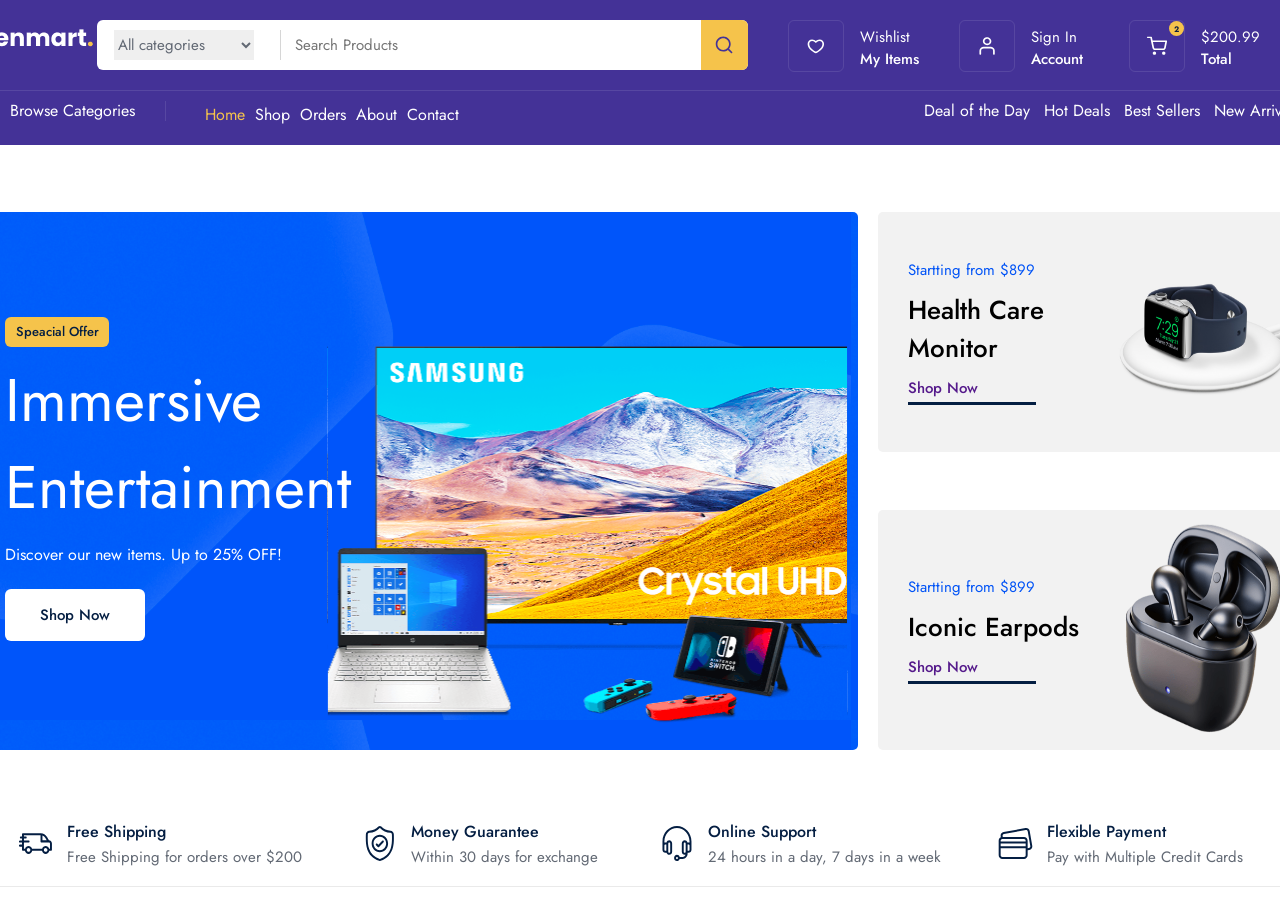
<file: index1.html>
<!DOCTYPE html>
<html lang="en">
<head>
    <meta charset="UTF-8">
    <meta name="viewport" content="width=device-width, initial-scale=1.0">
    <title>Zenmart</title>

    <link rel="preconnect" href="https://fonts.googleapis.com">
<link rel="preconnect" href="https://fonts.gstatic.com" crossorigin>
<link href="https://fonts.googleapis.com/css2?family=Jost:ital,wght@0,100..900;1,100..900&family=Scoutie+Sans:ital,wght@0,200..800;1,200..800&display=swap" 
rel="stylesheet">

     <link rel="stylesheet" href="./public/css/command.css">
     <link rel="stylesheet" href="./public/css/home.css">

</head>
<body>

    <div class="navbar_frame">
        <div class="container">
             <div class="navbar_top">
               <a href="./index1.html"> <img src="./public/images/icons/logo.png" alt="">
            </a>
              
             <div class="nav_search_frame">
                <div class="search_box">
                    <div class="category_list">
                    <select name="" id="">
                        <option value="all" selected>All categories</option>
                        <option value="computer">computer</option>
                    </select>
                    </div>
                    <input type="text" placeholder="Search Products">
                </div> 
                <div class="search_icon_box">
                   <img src="./public/images/icons/search.svg" alt="">
                </div>
             </div>

             <div class="nav_top_menu">
                <div class="top_menu_box">
                    <div class="box_icon_box">
                        <img src="./public/images/icons/heart.svg">
                    </div>
                    <div class="box_info_box">
                        <span>Wishlist</span>
                        <strong>My Items</strong>
                    </div>
                </div>
                <div></div>
                <div></div>
             </div>

             <div class="nav_top_menu">
                <div class="top_menu_box">
                    <div class="box_icon_box">
                        <img src="./public/images/icons/profile.svg">
                    </div>
                    <div class="box_info_box">
                        <span>Sign In</span>
                        <strong>Account</strong>
                    </div>
                </div>
                <div></div>
                <div></div>
             </div>

             <div class="nav_top_menu">
                <div class="top_menu_box">
                    <div class="box_icon_box">
                        <div class="basket_count">2</div>
                        <img src="./public/images/icons/shopping-cart.svg">
                    </div>
                    <div class="box_info_box">
                        <span>$200.99</span>
                        <strong>Total</strong>
                    </div>
                </div>
                <div></div>
                <div></div>
             </div>
            </div> 
            <div class="navbar_bott">
                <div class="navbar_bott_menu_box">
                    <div class="browse_box">
                        <img src="./public/images/icons/browse.svg" alt="">
                        <span>Browse Categories</span>
                    </div>
                <div class="navbar_route_menu">
                    <a href="" class="title">Home</a>
                    <a href="">Shop</a>
                    <a href="">Orders</a>
                    <a href="">About</a>
                    <a href="">Contact</a>
                </div> 

                <div class="sorting_menu">
                    <span>Deal of the Day</span>
                    <span>Hot Deals</span>
                    <span>Best Sellers</span>
                    <span>New Arrivals</span>
                </div>
                </div>
            </div>
        </div>
    </div>


<!-- header ustida ishlaymioz -->

<div class="home_page">
    <div class="header_frame">
        <div class="container">
            <div class="header_left">
                <div class="header_content">
                    <div>Speacial Offer</div>
                    <span>Immersive Entertainment</span>
                    <p>Discover our new items. Up to 25% OFF!</p>
                    <a href="">Shop Now</a>
                    <img src="public/images/icons/header_img.svg" alt="">
            </div>
        </div>
        <div class="header_right">
            <div class="header_box">
                <div class="box_left">
                    <span>Startting from $899</span>
                    <p>Health Care Monitor</p>
                    <a href="">Shop Now</a>
                    <div class="hover_border"></div>
                </div>
                <div class="box_right">
                    <img src="public/images/icons/smart_watch.svg" alt="">
                </div>
            </div>
              <div class="header_box">
                <div class="box_left">
                    <span>Startting from $899</span>
                    <p>Iconic Earpods</p>
                    <a href="">Shop Now</a>
                    <div class="hover_border"></div>
                </div>
                <div class="box_right">
                    <img src="public/images/icons/wireless.png" alt="">
                </div>
            </div>
        </div>
    </div>
 </div>
</div>

<!-- service frame start -->
 <div class="service_frame">
    <div class="container">
    <div class="service_box">
        <img src="public/images/icons/track.svg" alt="">
        <div class="service_content">
            <span>Free Shipping</span>
            <p>Free Shipping for orders over $200</p>
        </div>
    </div>
     <div class="service_box">
        <img src="public/images/icons/garantue.svg" alt="">
        <div class="service_content">
            <span>Money Guarantee</span>
            <p>Within 30 days for exchange</p>
        </div>
    </div>
     <div class="service_box">
        <img src="public/images/icons/headphones.svg" alt="">
        <div class="service_content">
            <span>Online Support</span>
            <p>24 hours in a day, 7 days in a week</p>
        </div>
    </div>
     <div class="service_box">
        <img src="public/images/icons/payment.svg" alt="">
        <div class="service_content">
            <span>Flexible Payment</span>
            <p>Pay with Multiple Credit Cards</p>
        </div>
    </div>
    </div>
 </div>
</body>
</html>
</file>
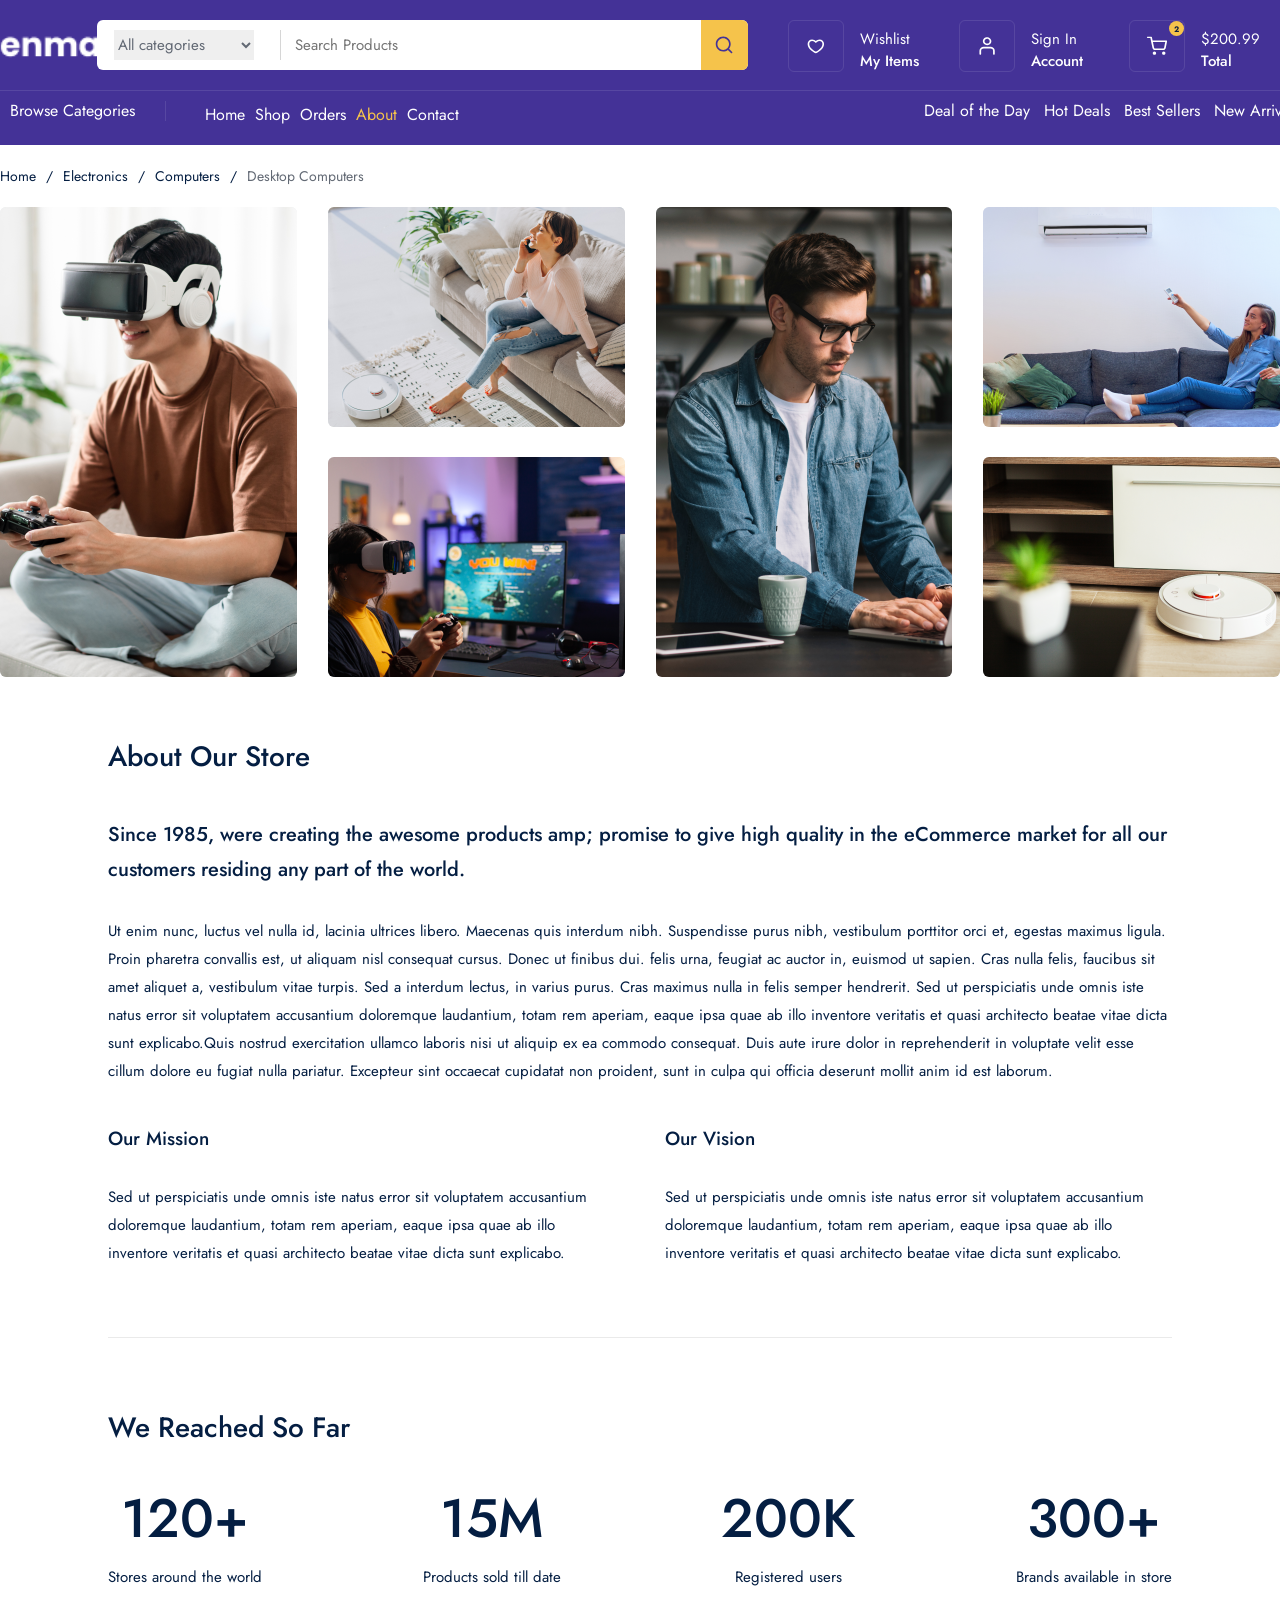
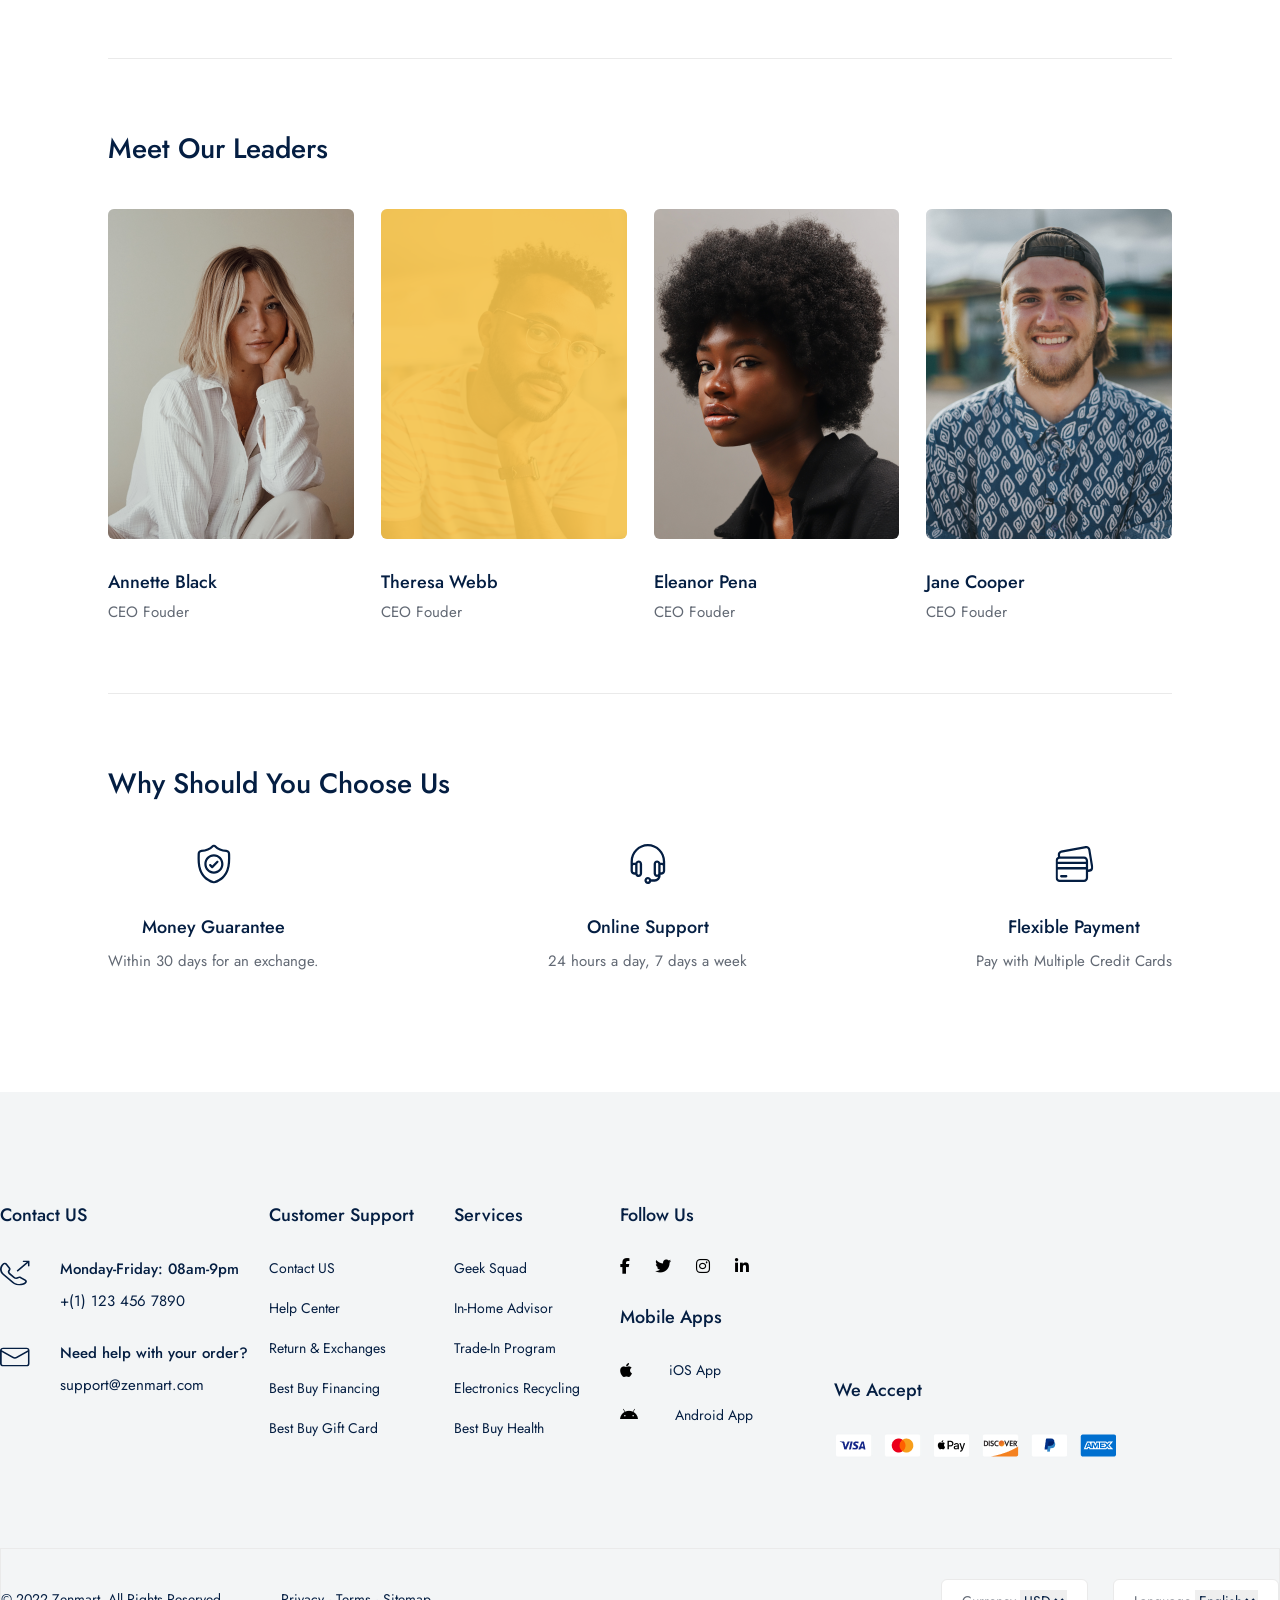
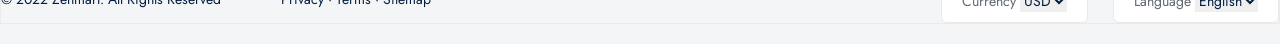
<file: other/about.html>
<!DOCTYPE html>
<html lang="en">
<head>
    <meta charset="UTF-8">
    <meta name="viewport" content="width=device-width, initial-scale=1.0">
    <title>Zenmart | About</title>

    <link rel="preconnect" href="https://fonts.googleapis.com">
    <link rel="preconnect" href="https://fonts.gstatic.com" crossorigin>
    <link href="https://fonts.googleapis.com/css2?family=Jost:wght@400;500;600&display=swap" rel="stylesheet">
    <link rel="stylesheet" href="https://cdnjs.cloudflare.com/ajax/libs/font-awesome/6.5.2/css/all.min.css">

              <!-- title logo -->
     <link rel="icon" href="../public/images/icon_zenmart.svg">

    
    
   
    <link rel="stylesheet" href="../public/css/about.css">
</head>
<body>

    <!-- Navbar start  -->
    <div class="navbar_frame">
        <div class="container">
             <div class="navbar_top">
            <a class="logo" href="../index.html"> <img src="../public/images/icons/logo.png" alt="">
            </a>
              
             <div class="nav_search_frame">
                <div class="search_box">
                    <div class="category_list">
                    <select name="" id="">
                        <option value="all" selected>All categories</option>
                        <option value="computer">computer</option>
                    </select>
                    </div>
                    <input type="text" placeholder="Search Products">
                </div> 
                <div class="search_icon_box">
                   <img src="../public/images/icons/search.svg" alt="">
                </div>
             </div>
             
             <div class="nav_top_menu">
                <a href="../order/cart.html">
                <div class="top_menu_box">
                    <div class="box_icon_box">
                        <img src="../public/images/icons/heart.svg">
                    </div>
                    <div class="box_info_box">
                        <span>Wishlist</span>
                        <strong>My Items</strong>
                    </div>
                </div> </a>
                <div></div>
                <div></div>
             </div>
                 
             <div class="nav_top_menu">
                <a href="../other/login.html">
                <div class="top_menu_box">
                    <div class="box_icon_box">
                        <img src="../public/images/icons/profile.svg">
                    </div>
                    <div class="box_info_box">
                        <span>Sign In</span>
                        <strong>Account</strong>
                    </div>
                </div> </a>
                <div></div>
                <div></div>
             </div>

             <div class="nav_top_menu">
                <a href="../order/cart.html">
                <div class="top_menu_box">
                    <div class="box_icon_box">
                        <div class="basket_count">2</div>
                        <img src="../public/images/icons/shopping-cart.svg">
                    </div>
                    <div class="box_info_box">
                        <span>$200.99</span>
                        <strong>Total</strong>
                    </div>
                </div> </a>
                <div></div>
                <div></div>
             </div>
            </div> 
            <div class="navbar_bott">
                <div class="navbar_bott_menu_box">
                    <div class="browse_box">
                        <img src="../public/images/icons/browse.svg" alt="">
                        <span>Browse Categories</span>
                    </div>
            <div class="navbar_route_menu">
    <a href="../index.html">Home</a>
    <a href="../product/all.html">Shop</a>
    <a href="../order/cart.html">Orders</a>
    <a href="../other/about.html" class="title">About</a>
    <a href="../other/contact.html">Contact</a>
</div>

                <div class="sorting_menu">
                    <span>Deal of the Day</span>
                    <span>Hot Deals</span>
                    <span>Best Sellers</span>
                    <span>New Arrivals</span>
                </div>
                </div>
            </div>
        </div>
    </div>
    <!-- Navbar end -->


    <!-- About start -->
    <div class="about_frame">
        <div class="container">

            <!-- Breadcrumb -->
            <div class="about_breadcrumb">
                <a href="./index.html">Home</a>
                <span>/</span>
                <a href="">Electronics</a>
                <span>/</span>
                <a href="">Computers</a>
                <span>/</span>
                <span class="current">Desktop Computers</span>
            </div>

            <div class="about_gallery">
                <img class="g1" src="../public/images/about/meta.png" alt="">
                <img class="g2" src="../public/images/about/girl_phone.png" alt="">
                <img class="g3" src="../public/images/about/computer_guy.png" alt="">
                <img class="g4" src="../public/images/about/standing_guy.png" alt="">
                <img class="g5" src="../public/images/about/chilling_girl.png" alt="">
                <img class="g6" src="../public/images/about/robot_cleaner.png" alt="">
            </div>

            <div class="about_inner">

                <!-- 1. About Our Store -->
                <section class="about_section">
                    <h2 class="about_title">About Our Store</h2>
                    <p class="about_lead">Since 1985, were creating the awesome products amp; promise to give high quality in the eCommerce market for all our customers residing any part of the world.</p>
                    <p class="about_text">Ut enim nunc, luctus vel nulla id, lacinia ultrices libero. Maecenas quis interdum nibh. Suspendisse purus nibh, vestibulum porttitor orci et, egestas maximus ligula. Proin pharetra convallis est, ut aliquam nisl consequat cursus. Donec ut finibus dui. felis urna, feugiat ac auctor in, euismod ut sapien. Cras nulla felis, faucibus sit amet aliquet a, vestibulum vitae turpis. Sed a interdum lectus, in varius purus. Cras maximus nulla in felis semper hendrerit. Sed ut perspiciatis unde omnis iste natus error sit voluptatem accusantium doloremque laudantium, totam rem aperiam, eaque ipsa quae ab illo inventore veritatis et quasi architecto beatae vitae dicta sunt explicabo.Quis nostrud exercitation ullamco laboris nisi ut aliquip ex ea commodo consequat. Duis aute irure dolor in reprehenderit in voluptate velit esse cillum dolore eu fugiat nulla pariatur. Excepteur sint occaecat cupidatat non proident, sunt in culpa qui officia deserunt mollit anim id est laborum.</p>

                    <div class="about_mission">
                        <div>
                            <h3>Our Mission</h3>
                            <p>Sed ut perspiciatis unde omnis iste natus error sit voluptatem accusantium doloremque laudantium, totam rem aperiam, eaque ipsa quae ab illo inventore veritatis et quasi architecto beatae vitae dicta sunt explicabo.</p>
                        </div>
                        <div>
                            <h3>Our Vision</h3>
                            <p>Sed ut perspiciatis unde omnis iste natus error sit voluptatem accusantium doloremque laudantium, totam rem aperiam, eaque ipsa quae ab illo inventore veritatis et quasi architecto beatae vitae dicta sunt explicabo.</p>
                        </div>
                    </div>
                </section>

                <!-- 2. We Reached So Far -->
                <section class="about_section">
                    <h2 class="about_title">We Reached So Far</h2>
                    <div class="about_stats">
                        <div class="stat_item">
                            <strong>120+</strong>
                            <span>Stores around the world</span>
                        </div>
                        <div class="stat_item">
                            <strong>15M</strong>
                            <span>Products sold till date</span>
                        </div>
                        <div class="stat_item">
                            <strong>200K</strong>
                            <span>Registered users</span>
                        </div>
                        <div class="stat_item">
                            <strong>300+</strong>
                            <span>Brands available in store</span>
                        </div>
                    </div>
                </section>

                <!-- 3. Meet Our Leaders -->
                <section class="about_section">
                    <h2 class="about_title">Meet Our Leaders</h2>
                    <div class="about_leaders">
                        <div class="leader_card">
                            <div class="leader_photo">
                                <img src="../public/images/about/anette.png" alt="">
                                <div class="leader_social">
                                    <a href=""><i class="fa-brands fa-facebook-f"></i></a>
                                    <a href=""><i class="fa-brands fa-twitter"></i></a>
                                    <a href=""><i class="fa-brands fa-instagram"></i></a>
                                    <a href=""><i class="fa-brands fa-linkedin-in"></i></a>
                                </div>
                            </div>
                            <strong>Annette Black</strong>
                            <span>CEO Fouder</span>
                        </div>
                        <div class="leader_card">
                            <div class="leader_photo">
                                <img src="../public/images/about/yellow_background.png" alt="">
                                <div class="leader_social">
                                    <a href=""><i class="fa-brands fa-facebook-f"></i></a>
                                    <a href=""><i class="fa-brands fa-twitter"></i></a>
                                    <a href=""><i class="fa-brands fa-instagram"></i></a>
                                    <a href=""><i class="fa-brands fa-linkedin-in"></i></a>
                                </div>
                            </div>
                            <strong>Theresa Webb</strong>
                            <span>CEO Fouder</span>
                        </div>
                        <div class="leader_card">
                            <div class="leader_photo">
                                <img src="../public/images/about/eleanor.png" alt="">
                                <div class="leader_social">
                                    <a href=""><i class="fa-brands fa-facebook-f"></i></a>
                                    <a href=""><i class="fa-brands fa-twitter"></i></a>
                                    <a href=""><i class="fa-brands fa-instagram"></i></a>
                                    <a href=""><i class="fa-brands fa-linkedin-in"></i></a>
                                </div>
                            </div>
                            <strong>Eleanor Pena</strong>
                            <span>CEO Fouder</span>
                        </div>
                        <div class="leader_card">
                            <div class="leader_photo">
                                <img src="../public/images/about/jane.png" alt="">
                                <div class="leader_social">
                                    <a href=""><i class="fa-brands fa-facebook-f"></i></a>
                                    <a href=""><i class="fa-brands fa-twitter"></i></a>
                                    <a href=""><i class="fa-brands fa-instagram"></i></a>
                                    <a href=""><i class="fa-brands fa-linkedin-in"></i></a>
                                </div>
                            </div>
                            <strong>Jane Cooper</strong>
                            <span>CEO Fouder</span>
                        </div>
                    </div>
                </section>

                <!-- 4. Why Should You Choose Us -->
                <section class="about_section">
                    <h2 class="about_title">Why Should You Choose Us</h2>
                    <div class="about_features">
                        <div class="feature_item">
                            <img src="../public/images/icons/money_guarantee.svg" alt="">
                            <strong>Money Guarantee</strong>
                            <span>Within 30 days for an exchange.</span>
                        </div>
                        <div class="feature_item">
                            <img src="../public/images/icons/support.svg" alt="">
                            <strong>Online Support</strong>
                            <span>24 hours a day, 7 days a week</span>
                        </div>
                        <div class="feature_item">
                            <img src="../public/images/icons/credit-card.svg"alt="">
                            <strong>Flexible Payment</strong>
                            <span>Pay with Multiple Credit Cards</span>
                        </div>
                    </div>
                </section>

            </div>
        </div>
    </div>
    <!-- About end -->

<!-- footer start -->
<div class="footer_frame">
 <div class="container">
<div class="footer_top">
     <div class="footer_content_box">
     <span class="footer_contact_title">Contact US</span>
     <div class="footer_contact_main">
                    <img src="../public/images/icons/phone-call.svg" alt="">
                    <div> 
                        <strong>Monday-Friday: 08am-9pm</strong>
                        <span>+(1) 123 456 7890</span>
                    </div>
     </div>
     <div class="footer_contact_main">
                    <img src="../public/images/icons/email.svg" alt="">
                    <div> 
                        <strong>Need help with your order?</strong>
                        <span>support@zenmart.com</span>
                    </div>
     </div>
    </div>

 <div class="footer_support_box">
      <span class="footer_contact_title">Customer Support</span>
      <a href="">Contact US</a>
      <a href="">Help Center</a>
      <a href="">Return & Exchanges</a>
      <a href="">Best Buy Financing</a>
      <a href="">Best Buy Gift Card</a>
     </div>

      <div class="footer_support_box" style="margin-left: 40px;">
      <span class="footer_contact_title">Services</span>
      <a href="">Geek Squad</a>
      <a href="">In-Home Advisor</a>
      <a href="">Trade-In Program</a>
      <a href="">Electronics Recycling</a>
      <a href="">Best Buy Health</a>
    
     </div>

     <div class="footer_media_box" style="margin-left: 40px;">
        <div class="footer_media_main">
            <span class="footer_contact_title">Follow Us</span>
            <div>
            <i class="fa-brands fa-facebook-f fa-canvas-square" style="color: rgb(0, 0, 0);"></i>
            <i class="fa-brands fa-twitter fa-canvas-square" style="color: rgb(0, 0, 0);"></i>
            <i class="fa-brands fa-instagram fa-canvas-square" style="color: rgb(0, 0, 0);"></i>
            <i class="fa-brands fa-linkedin-in fa-canvas-square" style="color: rgb(0, 0, 0);"></i>
            </div>
        </div>
        <div class="footer_media_main" style="margin-top: 30px;">
            <span class="footer_contact_title">Mobile Apps</span>
            <div class="mobile_app_box">
        <i class="fa-brands fa-apple"style="color: rgb(0, 0, 0);"></i>
           <span>iOS App</span>
            </div>
            <div class="mobile_app_box">
            <i class="fa-brands fa-android" style="color: rgb(0, 0, 0);"></i>
            <span>Android App</span>
            </div>
        </div>
     </div>
     <div class="footer_media_box" style="justify-content: flex-end;">
        <div class="footer_media_main">
            <span class="footer_contact_title">We Accept</span>
            <div class="card_box">
            <img src="../public/images/icons/visa.png" alt="">
            <img src="../public/images/icons/master_card.png" alt="">
            <img src="../public/images/icons/apple_pay.png" alt="">
            <img src="../public/images/icons/dicvover.png" alt="">
            <img src="../public/images/icons/paypal.png" alt="">
            <img src="../public/images/icons/amex.png" alt="">
            </div>
        </div>
     </div>
     </div>
      <div class="footer_bottom">
        <div class="footer_main">
            <div class="footer_bottom_left">
                <span>© 2022 Zenmart. All Rights Reserved</span>
                <span style="margin-left: 60px;">Privacy  ·  Terms  ·  Sitemap</span>
            </div>

            <div class="footer_bottom_right">
                <div class="footer_select_box">
                    <span>Currency</span>
                <select name="" id="">
                <option value="usd" selected>USD</option>
                </select>
                </div>
                 <div class="footer_select_box" style="margin-left: 25px;">
                    <span>Language</span>
                <select name="" id="">
                <option value="eng" selected>English</option>
                </select>
                </div>
            </div>
        </div>
      </div>
    </div>
</div>
<!-- footer end -->
</body>
</html>
</file>
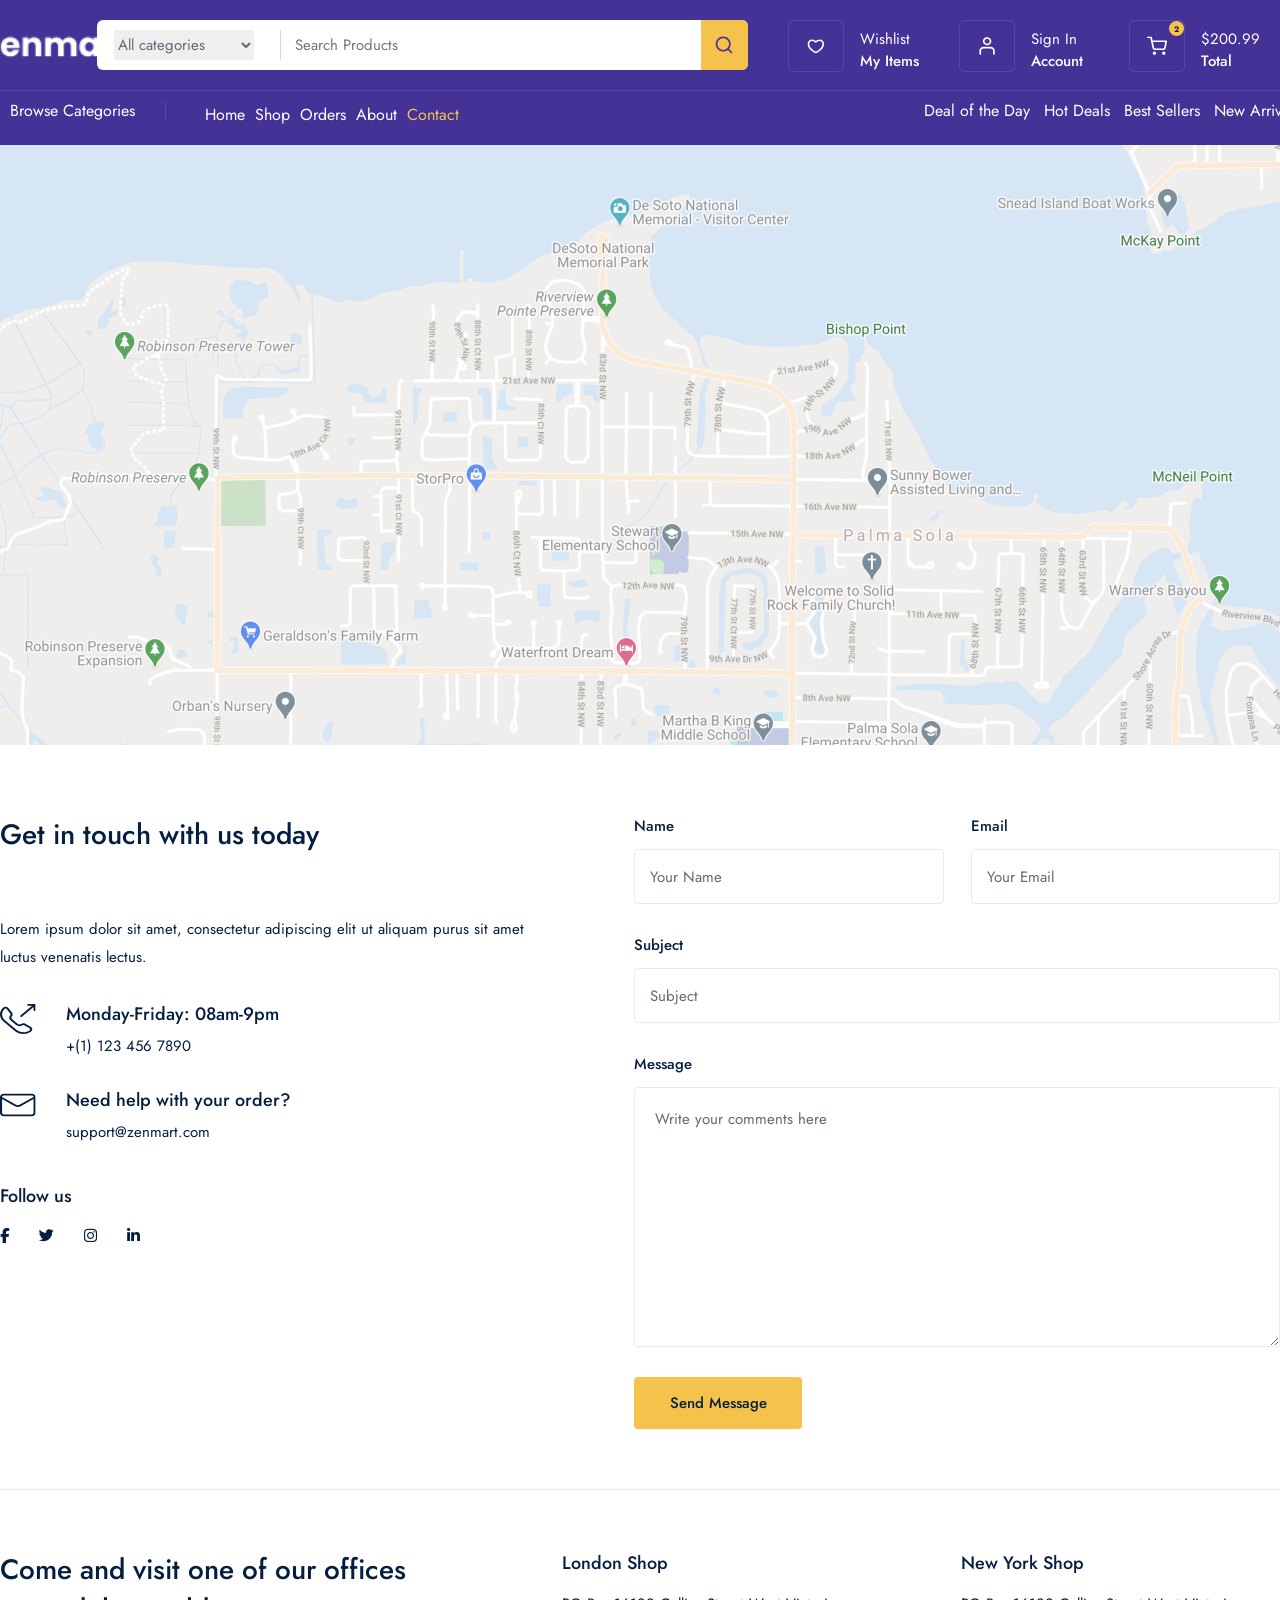
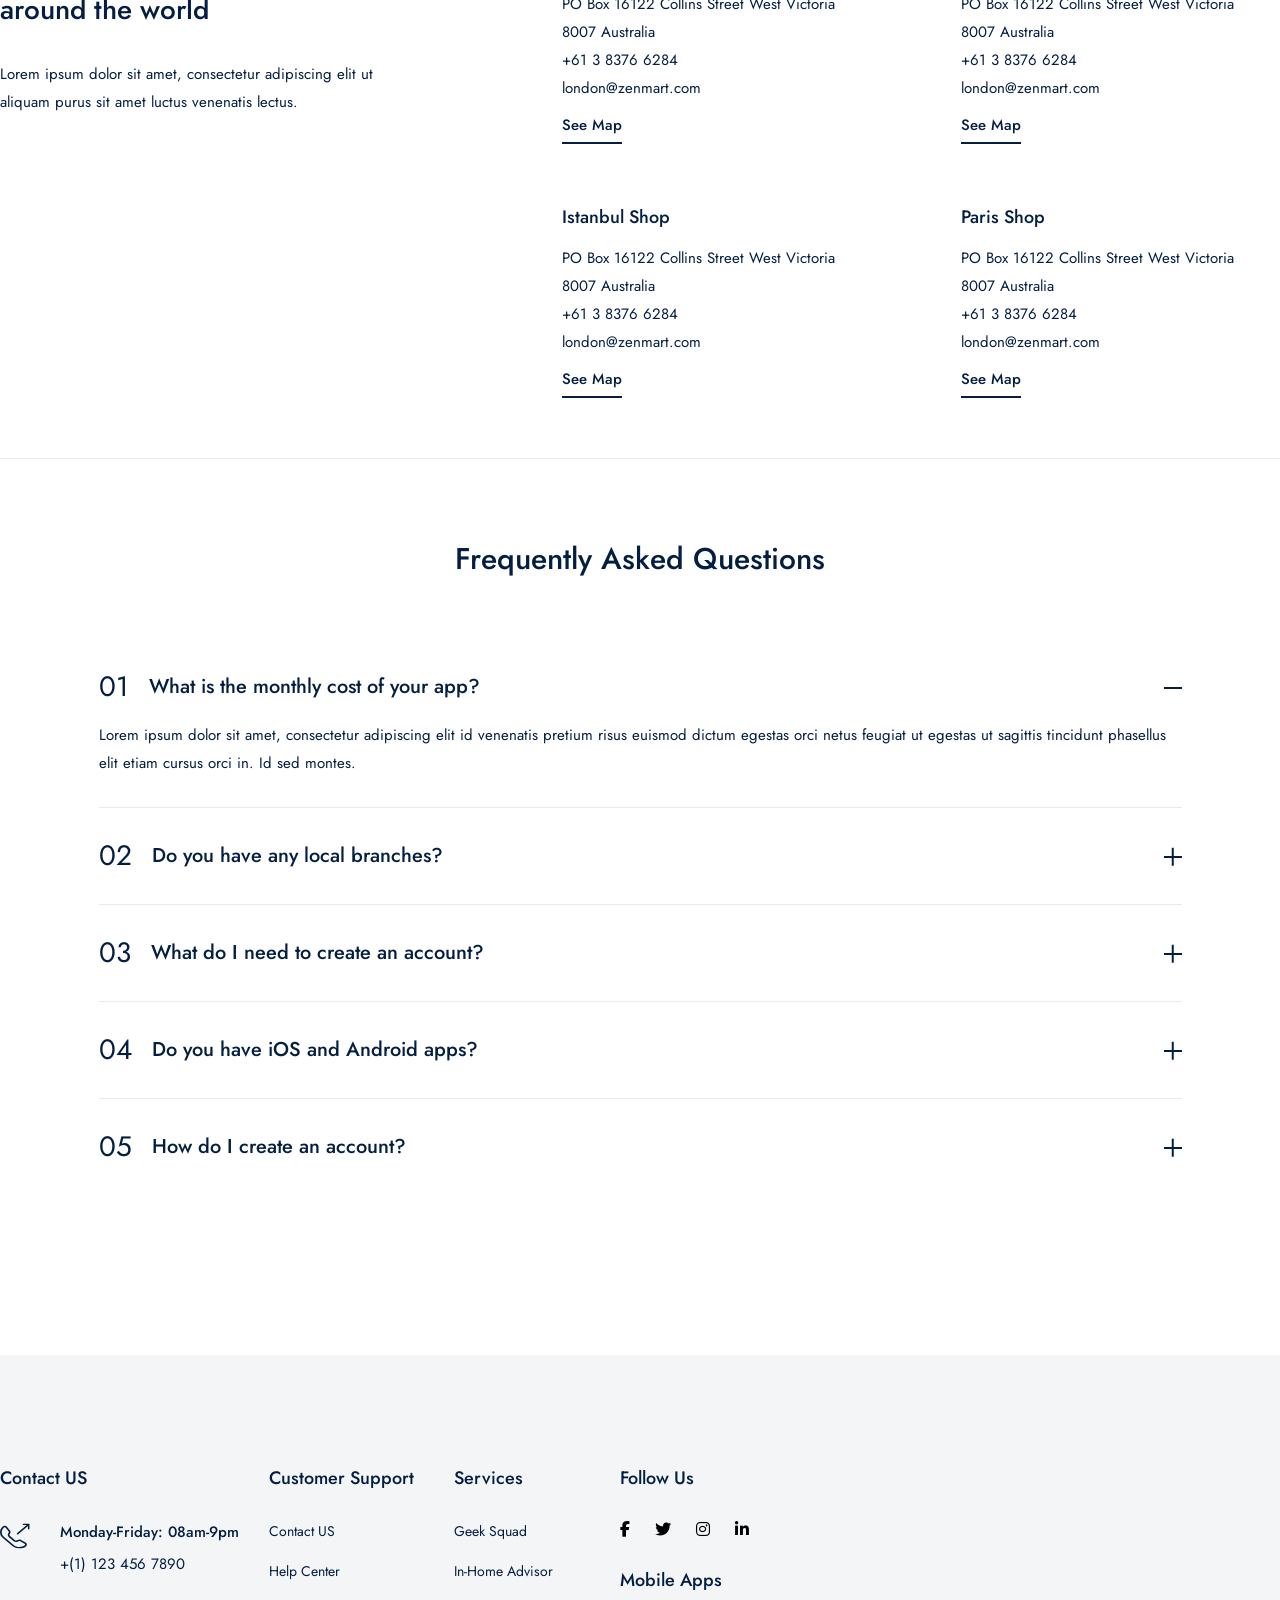
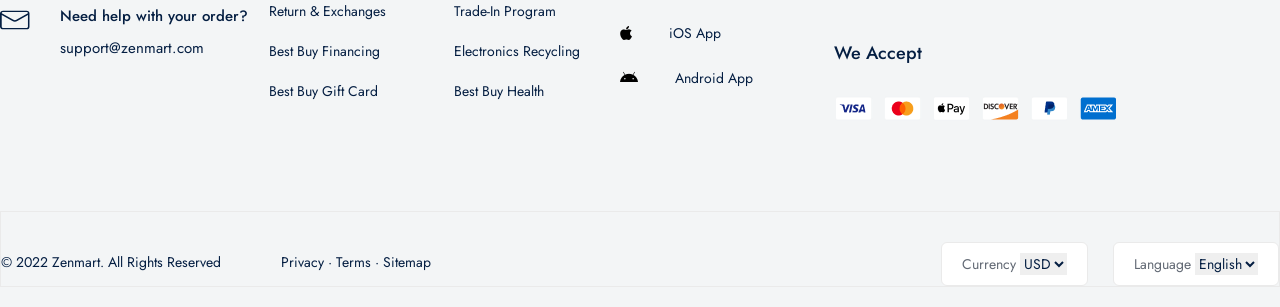
<file: other/contact.html>
<!DOCTYPE html>
<html lang="en">
<head>
    <meta charset="UTF-8">
    <meta name="viewport" content="width=device-width, initial-scale=1.0">
    <title>Zenmart | Contact</title>

    <!-- Jost shrifti -->
    <link rel="preconnect" href="https://fonts.googleapis.com">
    <link rel="preconnect" href="https://fonts.gstatic.com" crossorigin>
    <link href="https://fonts.googleapis.com/css2?family=Jost:wght@400;500;600&display=swap" rel="stylesheet">
    <!-- Footer'dagi fa-brands ikonkalari uchun -->
    <link rel="stylesheet" href="https://cdnjs.cloudflare.com/ajax/libs/font-awesome/6.5.2/css/all.min.css">

    <link rel="stylesheet" href="../public/css/contact.css">

              <!-- title logo -->
     <link rel="icon" href="../public/images/icon_zenmart.svg">
</head>
<body>

     <!-- Navbar start  -->
    <div class="navbar_frame">
        <div class="container">
             <div class="navbar_top">
            <a class="logo" href="../index.html"> <img src="../public/images/icons/logo.png" alt="">
            </a>
              
             <div class="nav_search_frame">
                <div class="search_box">
                    <div class="category_list">
                    <select name="" id="">
                        <option value="all" selected>All categories</option>
                        <option value="computer">computer</option>
                    </select>
                    </div>
                    <input type="text" placeholder="Search Products">
                </div> 
                <div class="search_icon_box">
                   <img src="../public/images/icons/search.svg" alt="">
                </div>
             </div>
             
             <div class="nav_top_menu">
                <a href="../order/cart.html">
                <div class="top_menu_box">
                    <div class="box_icon_box">
                        <img src="../public/images/icons/heart.svg">
                    </div>
                    <div class="box_info_box">
                        <span>Wishlist</span>
                        <strong>My Items</strong>
                    </div>
                </div> </a>
                <div></div>
                <div></div>
             </div>
                 
             <div class="nav_top_menu">
                <a href="../other/login.html">
                <div class="top_menu_box">
                    <div class="box_icon_box">
                        <img src="../public/images/icons/profile.svg">
                    </div>
                    <div class="box_info_box">
                        <span>Sign In</span>
                        <strong>Account</strong>
                    </div>
                </div> </a>
                <div></div>
                <div></div>
             </div>

             <div class="nav_top_menu">
                <a href="../order/cart.html">
                <div class="top_menu_box">
                    <div class="box_icon_box">
                        <div class="basket_count">2</div>
                        <img src="../public/images/icons/shopping-cart.svg">
                    </div>
                    <div class="box_info_box">
                        <span>$200.99</span>
                        <strong>Total</strong>
                    </div>
                </div> </a>
                <div></div>
                <div></div>
             </div>
            </div> 
            <div class="navbar_bott">
                <div class="navbar_bott_menu_box">
                    <div class="browse_box">
                        <img src="../public/images/icons/browse.svg" alt="">
                        <span>Browse Categories</span>
                    </div>
                <div class="navbar_route_menu">
    <a href="../index.html">Home</a>
    <a href="../product/all.html">Shop</a>
    <a href="../order/cart.html">Orders</a>
    <a href="../other/about.html">About</a>
    <a href="../other/contact.html" class="title">Contact</a>
</div>


                <div class="sorting_menu">
                    <span>Deal of the Day</span>
                    <span>Hot Deals</span>
                    <span>Best Sellers</span>
                    <span>New Arrivals</span>
                </div>
                </div>
            </div>
        </div>
    </div>
    <!-- Navbar end -->


    <!-- Map start -->
    <div class="contact_map">
        <img src="../public/images/icons/contact_map.png" alt="">
    </div>
    <!-- Map end -->


    <!-- Contact start -->
    <div class="contact_frame">
        <div class="container">

            <!-- 1. Get in touch -->
            <div class="contact_row contact_touch">
                <div class="contact_info">
                    <h2 class="contact_title">Get in touch with us today</h2>
                    <p class="contact_text">Lorem ipsum dolor sit amet, consectetur adipiscing elit ut aliquam purus sit amet luctus venenatis lectus.</p>

                    <div class="contact_item">
                        <img src="../public/images/icons/phone-call.svg" alt="">
                        <div>
                            <strong>Monday-Friday: 08am-9pm</strong>
                            <span>+(1) 123 456 7890</span>
                        </div>
                    </div>
                    <div class="contact_item">
                        <img src="../public/images/icons/email.svg" alt="">
                        <div>
                            <strong>Need help with your order?</strong>
                            <span>support@zenmart.com</span>
                        </div>
                    </div>

                    <div class="contact_follow">
                        <span>Follow us</span>
                        <div>
                            <a href=""><i class="fa-brands fa-facebook-f"></i></a>
                            <a href=""><i class="fa-brands fa-twitter"></i></a>
                            <a href=""><i class="fa-brands fa-instagram"></i></a>
                            <a href=""><i class="fa-brands fa-linkedin-in"></i></a>
                        </div>
                    </div>
                </div>

                <form class="contact_form">
                    <label class="contact_field">
                        <span>Name</span>
                        <input type="text" placeholder="Your Name">
                    </label>
                    <label class="contact_field">
                        <span>Email</span>
                        <input type="email" placeholder="Your Email">
                    </label>
                    <label class="contact_field full">
                        <span>Subject</span>
                        <input type="text" placeholder="Subject">
                    </label>
                    <label class="contact_field full">
                        <span>Message</span>
                        <textarea placeholder="Write your comments here"></textarea>
                    </label>
                    <div class="full">
                        <button type="submit" class="contact_btn">Send Message</button>
                    </div>
                </form>
            </div>

            <!-- 2. Offices -->
            <div class="contact_row contact_offices">
                <div class="contact_info">
                    <h2 class="contact_title">Come and visit one of our offices around the world</h2>
                    <p class="contact_text">Lorem ipsum dolor sit amet, consectetur adipiscing elit ut aliquam purus sit amet luctus venenatis lectus.</p>
                </div>

                <div class="office_grid">
                    <div class="office_card">
                        <strong>London Shop</strong>
                        <span>PO Box 16122 Collins Street West Victoria</span>
                        <span>8007 Australia</span>
                        <span>+61 3 8376 6284</span>
                        <span>london@zenmart.com</span>
                        <a href="">See Map</a>
                    </div>
                    <div class="office_card">
                        <strong>New York Shop</strong>
                        <span>PO Box 16122 Collins Street West Victoria</span>
                        <span>8007 Australia</span>
                        <span>+61 3 8376 6284</span>
                        <span>london@zenmart.com</span>
                        <a href="">See Map</a>
                    </div>
                    <div class="office_card">
                        <strong>Istanbul Shop</strong>
                        <span>PO Box 16122 Collins Street West Victoria</span>
                        <span>8007 Australia</span>
                        <span>+61 3 8376 6284</span>
                        <span>london@zenmart.com</span>
                        <a href="">See Map</a>
                    </div>
                    <div class="office_card">
                        <strong>Paris Shop</strong>
                        <span>PO Box 16122 Collins Street West Victoria</span>
                        <span>8007 Australia</span>
                        <span>+61 3 8376 6284</span>
                        <span>london@zenmart.com</span>
                        <a href="">See Map</a>
                    </div>
                </div>
            </div>

            <!-- 3. FAQ -->
            <div class="contact_faq">
                <h2 class="faq_title">Frequently Asked Questions</h2>

                <div class="faq_list">
                    <details class="faq_item" open>
                        <summary>
                            <span class="faq_num">01</span>
                            <span class="faq_question">What is the monthly cost of your app?</span>
                        </summary>
                        <p class="faq_answer">Lorem ipsum dolor sit amet, consectetur adipiscing elit id venenatis pretium risus euismod dictum egestas orci netus feugiat ut egestas ut sagittis tincidunt phasellus elit etiam cursus orci in. Id sed montes.</p>
                    </details>
                    <details class="faq_item">
                        <summary>
                            <span class="faq_num">02</span>
                            <span class="faq_question">Do you have any local branches?</span>
                        </summary>
                        <p class="faq_answer">Lorem ipsum dolor sit amet, consectetur adipiscing elit id venenatis pretium risus euismod dictum egestas orci netus feugiat ut egestas ut sagittis tincidunt phasellus elit etiam cursus orci in. Id sed montes.</p>
                    </details>
                    <details class="faq_item">
                        <summary>
                            <span class="faq_num">03</span>
                            <span class="faq_question">What do I need to create an account?</span>
                        </summary>
                        <p class="faq_answer">Lorem ipsum dolor sit amet, consectetur adipiscing elit id venenatis pretium risus euismod dictum egestas orci netus feugiat ut egestas ut sagittis tincidunt phasellus elit etiam cursus orci in. Id sed montes.</p>
                    </details>
                    <details class="faq_item">
                        <summary>
                            <span class="faq_num">04</span>
                            <span class="faq_question">Do you have iOS and Android apps?</span>
                        </summary>
                        <p class="faq_answer">Lorem ipsum dolor sit amet, consectetur adipiscing elit id venenatis pretium risus euismod dictum egestas orci netus feugiat ut egestas ut sagittis tincidunt phasellus elit etiam cursus orci in. Id sed montes.</p>
                    </details>
                    <details class="faq_item">
                        <summary>
                            <span class="faq_num">05</span>
                            <span class="faq_question">How do I create an account?</span>
                        </summary>
                        <p class="faq_answer">Lorem ipsum dolor sit amet, consectetur adipiscing elit id venenatis pretium risus euismod dictum egestas orci netus feugiat ut egestas ut sagittis tincidunt phasellus elit etiam cursus orci in. Id sed montes.</p>
                    </details>
                </div>
            </div>

        </div>
    </div>
    <!-- Contact end -->


<!-- footer start -->
<div class="footer_frame">
 <div class="container">
<div class="footer_top">
     <div class="footer_content_box">
     <span class="footer_contact_title">Contact US</span>
     <div class="footer_contact_main">
                    <img src="../public/images/icons/phone-call.svg" alt="">
                    <div> 
                        <strong>Monday-Friday: 08am-9pm</strong>
                        <span>+(1) 123 456 7890</span>
                    </div>
     </div>
     <div class="footer_contact_main">
                    <img src="../public/images/icons/email.svg" alt="">
                    <div> 
                        <strong>Need help with your order?</strong>
                        <span>support@zenmart.com</span>
                    </div>
     </div>
    </div>

 <div class="footer_support_box">
      <span class="footer_contact_title">Customer Support</span>
      <a href="">Contact US</a>
      <a href="">Help Center</a>
      <a href="">Return & Exchanges</a>
      <a href="">Best Buy Financing</a>
      <a href="">Best Buy Gift Card</a>
     </div>

      <div class="footer_support_box" style="margin-left: 40px;">
      <span class="footer_contact_title">Services</span>
      <a href="">Geek Squad</a>
      <a href="">In-Home Advisor</a>
      <a href="">Trade-In Program</a>
      <a href="">Electronics Recycling</a>
      <a href="">Best Buy Health</a>
    
     </div>

     <div class="footer_media_box" style="margin-left: 40px;">
        <div class="footer_media_main">
            <span class="footer_contact_title">Follow Us</span>
            <div>
            <i class="fa-brands fa-facebook-f fa-canvas-square" style="color: rgb(0, 0, 0);"></i>
            <i class="fa-brands fa-twitter fa-canvas-square" style="color: rgb(0, 0, 0);"></i>
            <i class="fa-brands fa-instagram fa-canvas-square" style="color: rgb(0, 0, 0);"></i>
            <i class="fa-brands fa-linkedin-in fa-canvas-square" style="color: rgb(0, 0, 0);"></i>
            </div>
        </div>
        <div class="footer_media_main" style="margin-top: 30px;">
            <span class="footer_contact_title">Mobile Apps</span>
            <div class="mobile_app_box">
        <i class="fa-brands fa-apple"style="color: rgb(0, 0, 0);"></i>
           <span>iOS App</span>
            </div>
            <div class="mobile_app_box">
            <i class="fa-brands fa-android" style="color: rgb(0, 0, 0);"></i>
            <span>Android App</span>
            </div>
        </div>
     </div>
     <div class="footer_media_box" style="justify-content: flex-end;">
        <div class="footer_media_main">
            <span class="footer_contact_title">We Accept</span>
            <div class="card_box">
            <img src="../public/images/icons/visa.png" alt="">
            <img src="../public/images/icons/master_card.png" alt="">
            <img src="../public/images/icons/apple_pay.png" alt="">
            <img src="../public/images/icons/dicvover.png" alt="">
            <img src="../public/images/icons/paypal.png" alt="">
            <img src="../public/images/icons/amex.png" alt="">
            </div>
        </div>
     </div>
     </div>
      <div class="footer_bottom">
        <div class="footer_main">
            <div class="footer_bottom_left">
                <span>© 2022 Zenmart. All Rights Reserved</span>
                <span style="margin-left: 60px;">Privacy  ·  Terms  ·  Sitemap</span>
            </div>

            <div class="footer_bottom_right">
                <div class="footer_select_box">
                    <span>Currency</span>
                <select name="" id="">
                <option value="usd" selected>USD</option>
                </select>
                </div>
                 <div class="footer_select_box" style="margin-left: 25px;">
                    <span>Language</span>
                <select name="" id="">
                <option value="eng" selected>English</option>
                </select>
                </div>
            </div>
        </div>
      </div>
    </div>
</div>
<!-- footer end -->
</body>
</html>
</file>
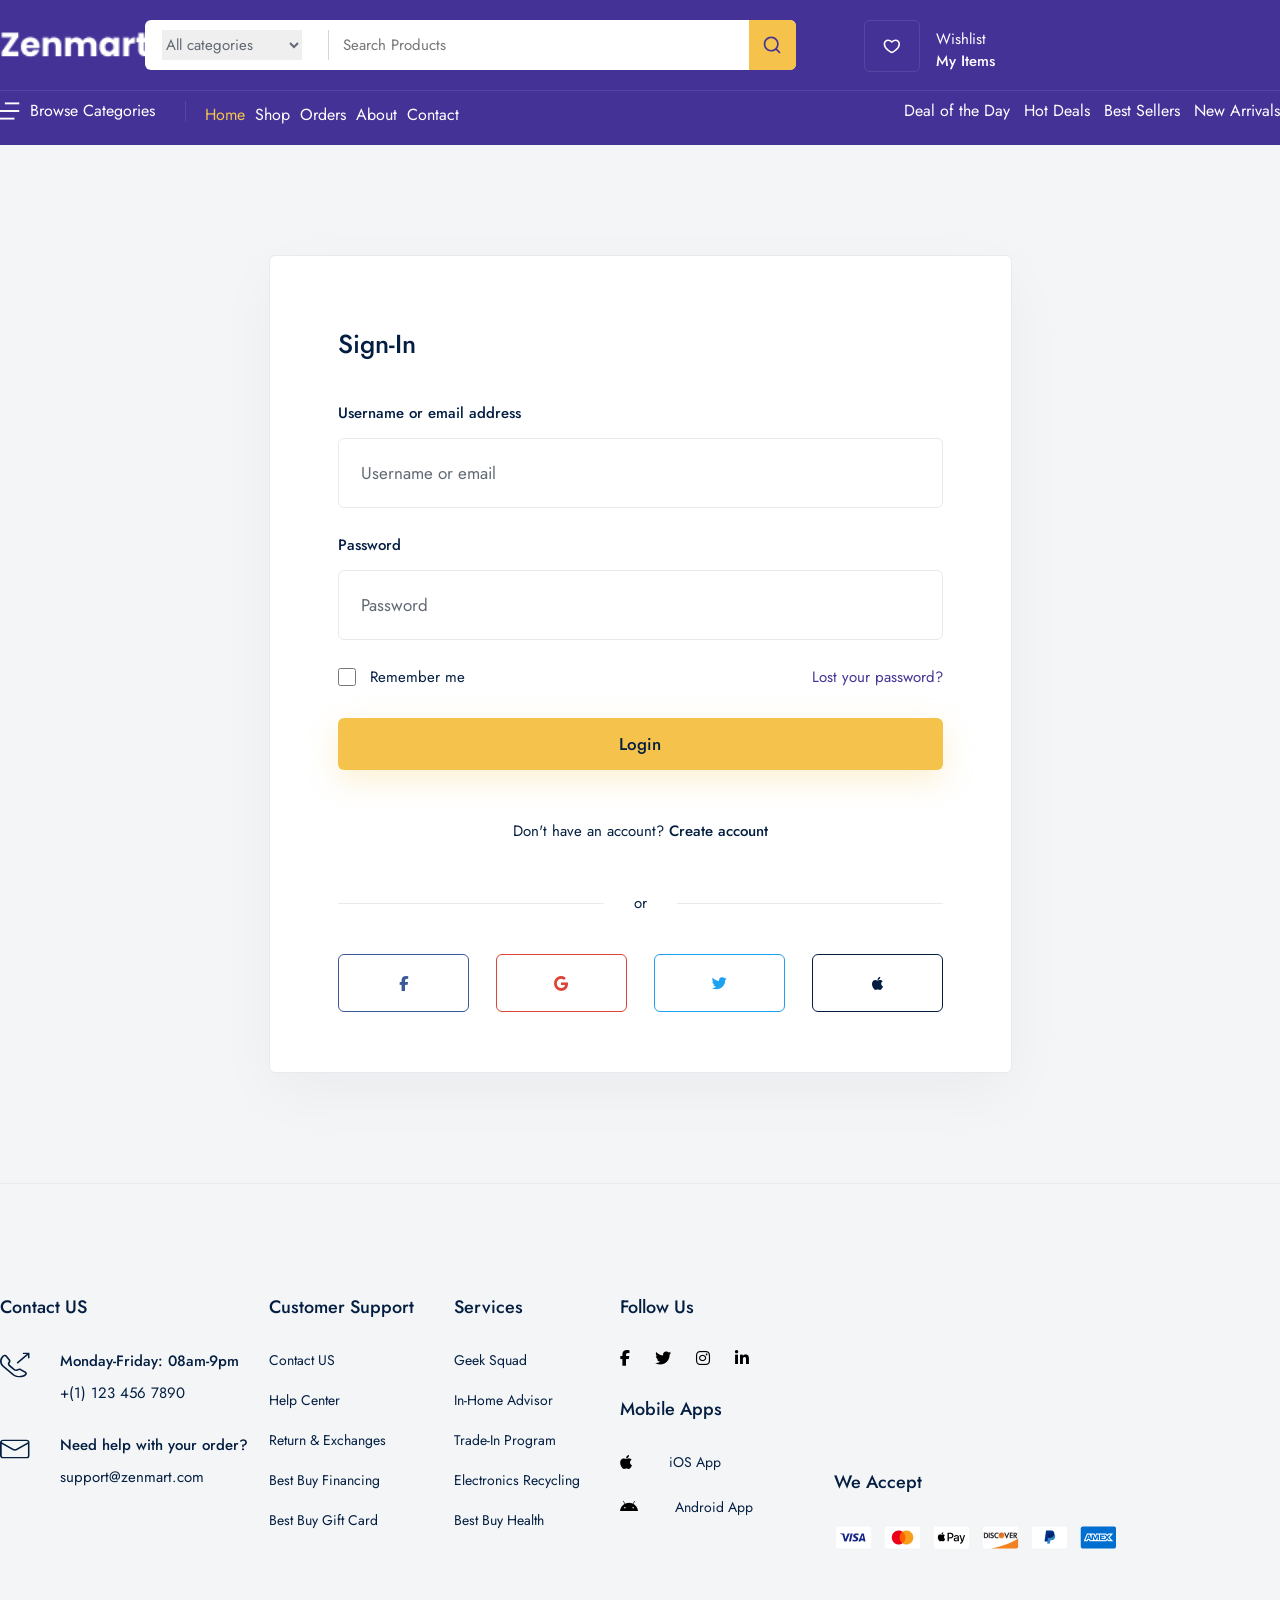
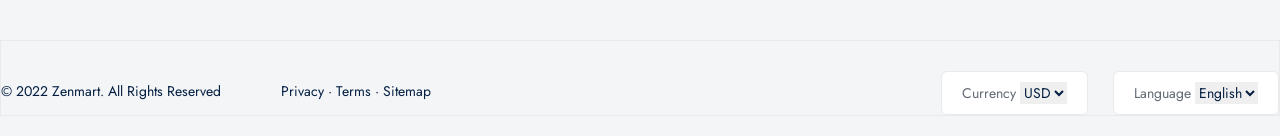
<file: other/login.html>
<!DOCTYPE html>
<html lang="en">
<head>
    <meta charset="UTF-8">
    <meta name="viewport" content="width=device-width, initial-scale=1.0">
    <title>Zenmart | Login</title>

    <link rel="preconnect" href="https://fonts.googleapis.com">
    <link rel="preconnect" href="https://fonts.gstatic.com" crossorigin>
    <link href="https://fonts.googleapis.com/css2?family=Jost:wght@400;500;600&display=swap" rel="stylesheet">


    <link rel="stylesheet" href="https://cdnjs.cloudflare.com/ajax/libs/font-awesome/6.5.2/css/all.min.css">

    
    
    <link rel="stylesheet" href="../public/css/login.css">

              <!-- title logo -->
     <link rel="icon" href="../public/images/icon_zenmart.svg">
</head>
<body>

     <!-- Navbar start  -->
    <div class="navbar_frame">
        <div class="container">
             <div class="navbar_top">
               <a class="logo" href="../index.html"> <img src="../public/images/icons/logo.png" alt="">
            </a>
              
             <div class="nav_search_frame">
                <div class="search_box">
                    <div class="category_list">
                    <select name="" id="">
                        <option value="all" selected>All categories</option>
                        <option value="computer">computer</option>
                    </select>
                    </div>
                    <input type="text" placeholder="Search Products">
                </div> 
                <div class="search_icon_box">
                   <img src="../public/images/icons/search.svg" alt="">
                </div>
             </div>
             
             <div class="nav_top_menu">
                <a href="../order/cart.html">
                <div class="top_menu_box">
                    <div class="box_icon_box">
                        <img src="../public/images/icons/heart.svg">
                    </div>
                    <div class="box_info_box">
                        <span>Wishlist</span>
                        <strong>My Items</strong>
                    </div>
                </div> </a>
                <div></div>
                <div></div>
             </div>   
            </div> 
            <div class="navbar_bott">
                <div class="navbar_bott_menu_box">
                    <div class="browse_box">
                        <img src="../public/images/icons/browse.svg" alt="">
                        <span>Browse Categories</span>
                    </div>
                <div class="navbar_route_menu">
                    <a href="../index.html" class="title">Home</a>
                    <a href="../product/all.html">Shop</a>
                    <a href="../order/cart.html">Orders</a>
                    <a href="../other/about.html">About</a>
                    <a href="../other/contact.html">Contact</a>
                </div> 

                <div class="sorting_menu">
                    <span>Deal of the Day</span>
                    <span>Hot Deals</span>
                    <span>Best Sellers</span>
                    <span>New Arrivals</span>
                </div>
                </div>
            </div>
        </div>
    </div>
    <!-- Navbar end -->


    <!-- Login start -->
    <div class="auth_frame">
        <div class="container">
            <div class="auth_card">
                <h1 class="auth_title">Sign-In</h1>

                <form class="auth_form">
                    <label class="auth_field">
                        <span>Username or email address</span>
                        <input type="text" placeholder="Username or email">
                    </label>
                    <label class="auth_field">
                        <span>Password</span>
                        <input type="password" placeholder="Password">
                    </label>

                    <div class="auth_options">
                        <label class="auth_check">
                            <input type="checkbox">
                            <span>Remember me</span>
                        </label>
                        <a href="" class="auth_link">Lost your password?</a>
                    </div>

                    <button type="submit" class="auth_btn">Login</button>
                </form>

                <p class="auth_switch">Don't have an account? <a href="../other/register.html">Create account</a></p>

                    <div class="auth_or">or</div>

                    <div class="auth_social">
                        <a href="" class="facebook"><i class="fa-brands fa-facebook-f"></i></a>
                        <a href="" class="google"><i class="fa-brands fa-google"></i></a>
                        <a href="" class="twitter"><i class="fa-brands fa-twitter"></i></a>
                        <a href="" class="apple"><i class="fa-brands fa-apple"></i></a>
                    </div>
            </div>
        </div>
    </div>
    <!-- Login end -->


<!-- footer start -->
<div class="footer_frame">
 <div class="container">
<div class="footer_top">
     <div class="footer_content_box">
     <span class="footer_contact_title">Contact US</span>
     <div class="footer_contact_main">
                    <img src="../public/images/icons/phone-call.svg" alt="">
                    <div> 
                        <strong>Monday-Friday: 08am-9pm</strong>
                        <span>+(1) 123 456 7890</span>
                    </div>
     </div>
     <div class="footer_contact_main">
                    <img src="../public/images/icons/email.svg" alt="">
                    <div> 
                        <strong>Need help with your order?</strong>
                        <span>support@zenmart.com</span>
                    </div>
     </div>
    </div>

 <div class="footer_support_box">
      <span class="footer_contact_title">Customer Support</span>
      <a href="">Contact US</a>
      <a href="">Help Center</a>
      <a href="">Return & Exchanges</a>
      <a href="">Best Buy Financing</a>
      <a href="">Best Buy Gift Card</a>
     </div>

      <div class="footer_support_box" style="margin-left: 40px;">
      <span class="footer_contact_title">Services</span>
      <a href="">Geek Squad</a>
      <a href="">In-Home Advisor</a>
      <a href="">Trade-In Program</a>
      <a href="">Electronics Recycling</a>
      <a href="">Best Buy Health</a>
    
     </div>

     <div class="footer_media_box" style="margin-left: 40px;">
        <div class="footer_media_main">
            <span class="footer_contact_title">Follow Us</span>
            <div>
            <i class="fa-brands fa-facebook-f fa-canvas-square" style="color: rgb(0, 0, 0);"></i>
            <i class="fa-brands fa-twitter fa-canvas-square" style="color: rgb(0, 0, 0);"></i>
            <i class="fa-brands fa-instagram fa-canvas-square" style="color: rgb(0, 0, 0);"></i>
            <i class="fa-brands fa-linkedin-in fa-canvas-square" style="color: rgb(0, 0, 0);"></i>
            </div>
        </div>
        <div class="footer_media_main" style="margin-top: 30px;">
            <span class="footer_contact_title">Mobile Apps</span>
            <div class="mobile_app_box">
        <i class="fa-brands fa-apple"style="color: rgb(0, 0, 0);"></i>
           <span>iOS App</span>
            </div>
            <div class="mobile_app_box">
            <i class="fa-brands fa-android" style="color: rgb(0, 0, 0);"></i>
            <span>Android App</span>
            </div>
        </div>
     </div>
     <div class="footer_media_box" style="justify-content: flex-end;">
        <div class="footer_media_main">
            <span class="footer_contact_title">We Accept</span>
            <div class="card_box">
            <img src="../public/images/icons/visa.png" alt="">
            <img src="../public/images/icons/master_card.png" alt="">
            <img src="../public/images/icons/apple_pay.png" alt="">
            <img src="../public/images/icons/dicvover.png" alt="">
            <img src="../public/images/icons/paypal.png" alt="">
            <img src="../public/images/icons/amex.png" alt="">
            </div>
        </div>
     </div>
     </div>
      <div class="footer_bottom">
        <div class="footer_main">
            <div class="footer_bottom_left">
                <span>© 2022 Zenmart. All Rights Reserved</span>
                <span style="margin-left: 60px;">Privacy  ·  Terms  ·  Sitemap</span>
            </div>

            <div class="footer_bottom_right">
                <div class="footer_select_box">
                    <span>Currency</span>
                <select name="" id="">
                <option value="usd" selected>USD</option>
                </select>
                </div>
                 <div class="footer_select_box" style="margin-left: 25px;">
                    <span>Language</span>
                <select name="" id="">
                <option value="eng" selected>English</option>
                </select>
                </div>
            </div>
        </div>
      </div>
    </div>
</div>
<!-- footer end -->
</body>
</html>
</file>
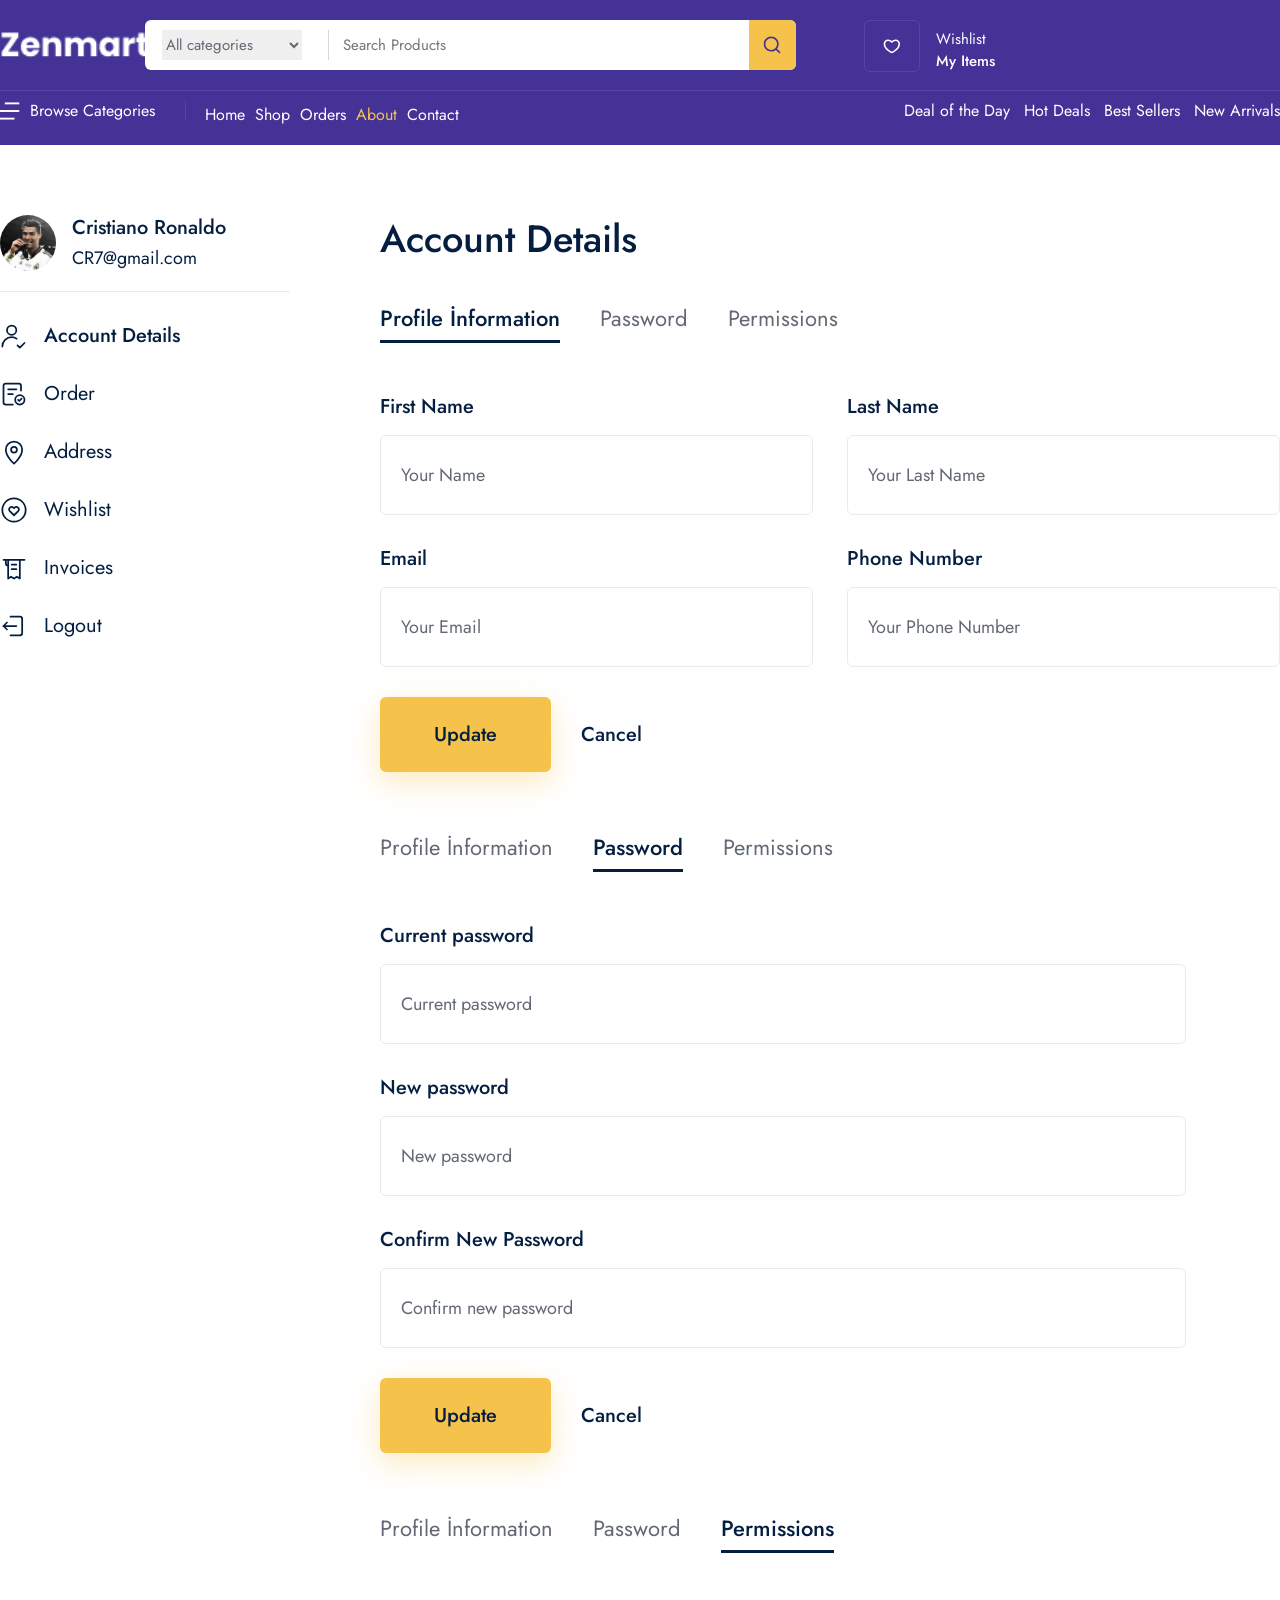
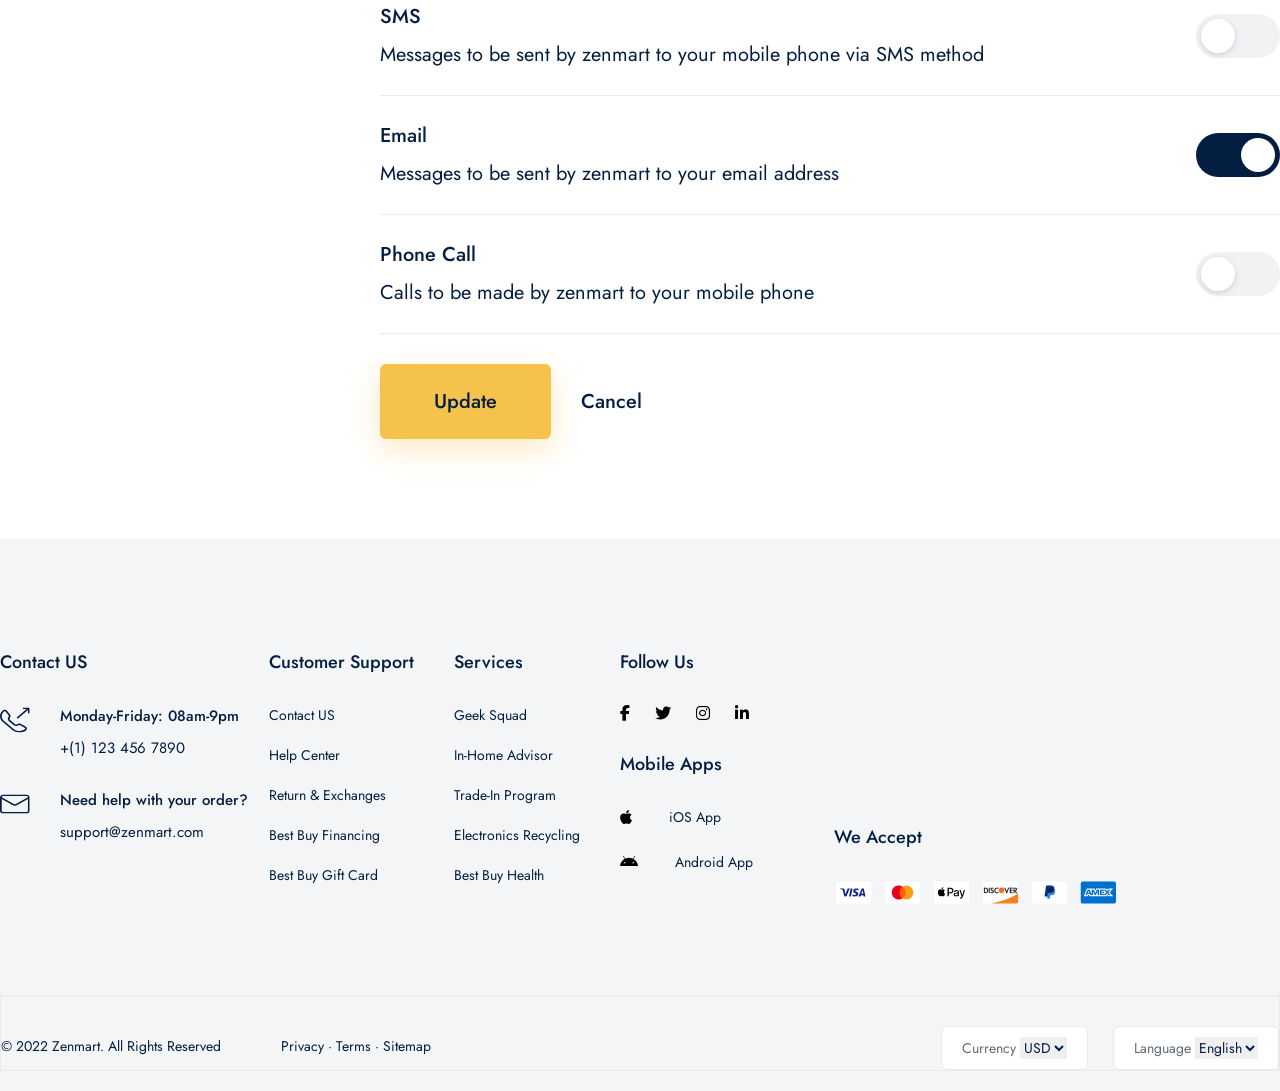
<file: other/mypage.html>
<!DOCTYPE html>
<html lang="en">
<head>
    <meta charset="UTF-8">
    <meta name="viewport" content="width=device-width, initial-scale=1.0">
    <title>Zenmart | My Page</title>

    <link rel="preconnect" href="https://fonts.googleapis.com">
    <link rel="preconnect" href="https://fonts.gstatic.com" crossorigin>
    <link href="https://fonts.googleapis.com/css2?family=Jost:wght@400;500;600&display=swap" rel="stylesheet">
    <!-- Footer'dagi fa-brands ikonkalari uchun -->
    <link rel="stylesheet" href="https://cdnjs.cloudflare.com/ajax/libs/font-awesome/6.5.2/css/all.min.css">

    
    
    <link rel="stylesheet" href="../public/css/mypage.css">

      <!-- title logo -->
     <link rel="icon" href="../public/images/icon_zenmart.svg">
</head>
<body>

     <!-- Navbar start  -->
    <div class="navbar_frame">
        <div class="container">
             <div class="navbar_top">
            <a class="logo" href="../index.html"> <img src="../public/images/icons/logo.png" alt="">
            </a>
              
             <div class="nav_search_frame">
                <div class="search_box">
                    <div class="category_list">
                    <select name="" id="">
                        <option value="all" selected>All categories</option>
                        <option value="computer">computer</option>
                    </select>
                    </div>
                    <input type="text" placeholder="Search Products">
                </div> 
                <div class="search_icon_box">
                   <img src="../public/images/icons/search.svg" alt="">
                </div>
             </div>
             
             <div class="nav_top_menu">
                <a href="../order/cart.html">
                <div class="top_menu_box">
                    <div class="box_icon_box">
                        <img src="../public/images/icons/heart.svg">
                    </div>
                    <div class="box_info_box">
                        <span>Wishlist</span>
                        <strong>My Items</strong>
                    </div>
                </div> </a>
                <div></div>
                <div></div>
             </div>
            </div> 
            <div class="navbar_bott">
                <div class="navbar_bott_menu_box">
                    <div class="browse_box">
                        <img src="../public/images/icons/browse.svg" alt="">
                        <span>Browse Categories</span>
                    </div>
            <div class="navbar_route_menu">
    <a href="../index.html">Home</a>
    <a href="../product/all.html">Shop</a>
    <a href="../order/cart.html">Orders</a>
    <a href="../other/about.html" class="title">About</a>
    <a href="../other/contact.html">Contact</a>
</div>

                <div class="sorting_menu">
                    <span>Deal of the Day</span>
                    <span>Hot Deals</span>
                    <span>Best Sellers</span>
                    <span>New Arrivals</span>
                </div>
                </div>
            </div>
        </div>
    </div>
    <!-- Navbar end -->


    <!-- Account start -->
    <div class="account_frame">
        <div class="container">
            <div class="account_main">

                <!-- Chap menyu -->
                <aside class="account_sidebar">
                    <div class="account_user">
                        <img class="account_avatar" src="../public/images/icons/ronaldo.jpg" alt="">
                        <div class="account_user_info">
                            <strong>Cristiano Ronaldo</strong>
                            <span>CR7@gmail.com</span>
                        </div>
                    </div>

                    <nav class="account_menu">
                        <a href="#" class="active">
                            <svg viewBox="0 0 24 24"><circle cx="10" cy="7" r="4"/><path d="M2 21c0-4.4 3.6-8 8-8 1.6 0 3.1.5 4.3 1.3"/><path d="M15 20l2 2 4-4"/></svg>
                            <span>Account Details</span>
                        </a>
                        <a href="../order/cart.html">
                            <svg viewBox="0 0 24 24"><path d="M18 9V5a2 2 0 0 0-2-2H5a2 2 0 0 0-2 2v14a2 2 0 0 0 2 2h6"/><path d="M7 8h7M7 12h4"/><circle cx="17" cy="17" r="4"/><path d="M15.5 17l1 1 2-2"/></svg>
                            <span>Order</span>
                        </a>
                        <a href="#">
                            <svg viewBox="0 0 24 24"><path d="M12 22s7-6.2 7-12a7 7 0 0 0-14 0c0 5.8 7 12 7 12z"/><circle cx="12" cy="10" r="2.5"/></svg>
                            <span>Address</span>
                        </a>
                        <a href="#">
                            <svg viewBox="0 0 24 24"><circle cx="12" cy="12" r="10"/><path d="M12 16.5l-3.6-3.5a2.2 2.2 0 0 1 3.1-3.1l.5.5.5-.5a2.2 2.2 0 0 1 3.1 3.1z"/></svg>
                            <span>Wishlist</span>
                        </a>
                        <a href="#">
                            <svg viewBox="0 0 24 24"><path d="M3 5h18"/><path d="M5 5v3a2 2 0 0 0 2 2"/><path d="M7 5v16l2.5-1.5L12 21l2.5-1.5L17 21V5"/><path d="M10 9h4M10 13h4"/></svg>
                            <span>Invoices</span>
                        </a>
                        <a href="../other/login.html">
                            <svg viewBox="0 0 24 24"><path d="M9 4H17a2 2 0 0 1 2 2v12a2 2 0 0 1-2 2H9"/><path d="M14 12H3"/><path d="M6 9l-3 3 3 3"/></svg>
                            <span>Logout</span>
                        </a>
                    </nav>
                </aside>

                <!-- O'ng qism -->
                <section class="account_content">
                    <h1 class="account_title">Account Details</h1>

                    <div class="account_tabs">
                        <a href="#profile" class="account_tab active">Profile İnformation</a>
                        <a href="#password" class="account_tab">Password</a>
                        <a href="#permissions" class="account_tab">Permissions</a>
                    </div>

                    <!-- 1. Profile Information -->
                    <form class="tab_panel" id="profile">
                        <div class="form_grid">
                            <label class="form_field">
                                <span>First Name</span>
                                <input type="text" placeholder="Your Name">
                            </label>
                            <label class="form_field">
                                <span>Last Name</span>
                                <input type="text" placeholder="Your Last Name">
                            </label>
                            <label class="form_field">
                                <span>Email</span>
                                <input type="email" placeholder="Your Email">
                            </label>
                            <label class="form_field">
                                <span>Phone Number</span>
                                <input type="tel" placeholder="Your Phone Number">
                            </label>
                        </div>
                        <div class="form_actions">
                            <button type="submit" class="btn_update">Update</button>
                            <button type="reset" class="btn_cancel">Cancel</button>
                        </div>
                    </form>

                    <!-- 2. Password -->
                    <div class="account_tabs">
                        <a href="#profile" class="account_tab">Profile İnformation</a>
                        <a href="#password" class="account_tab active">Password</a>
                        <a href="#permissions" class="account_tab">Permissions</a>
                    </div>
                    <form class="tab_panel" id="password">
                        <div class="form_column">
                            <label class="form_field">
                                <span>Current password</span>
                                <input type="password" placeholder="Current password">
                            </label>
                            <label class="form_field">
                                <span>New password</span>
                                <input type="password" placeholder="New password">
                            </label>
                            <label class="form_field">
                                <span>Confirm New Password</span>
                                <input type="password" placeholder="Confirm new password">
                            </label>
                        </div>
                        <div class="form_actions">
                            <button type="submit" class="btn_update">Update</button>
                            <button type="reset" class="btn_cancel">Cancel</button>
                        </div>
                    </form>

                    <!-- 3. Permissions -->
                    <div class="account_tabs">
                        <a href="#profile" class="account_tab">Profile İnformation</a>
                        <a href="#password" class="account_tab">Password</a>
                        <a href="#permissions" class="account_tab active">Permissions</a>
                    </div>
                    <form class="tab_panel" id="permissions">
                        <div class="permission_list">
                            <div class="permission_item">
                                <div class="permission_text">
                                    <strong>SMS</strong>
                                    <span>Messages to be sent by zenmart to your mobile phone via SMS method</span>
                                </div>
                                <label class="switch">
                                    <input type="checkbox">
                                    <span class="slider"></span>
                                </label>
                            </div>
                            <div class="permission_item">
                                <div class="permission_text">
                                    <strong>Email</strong>
                                    <span>Messages to be sent by zenmart to your email address</span>
                                </div>
                                <label class="switch">
                                    <input type="checkbox" checked>
                                    <span class="slider"></span>
                                </label>
                            </div>
                            <div class="permission_item">
                                <div class="permission_text">
                                    <strong>Phone Call</strong>
                                    <span>Calls to be made by zenmart to your mobile phone</span>
                                </div>
                                <label class="switch">
                                    <input type="checkbox">
                                    <span class="slider"></span>
                                </label>
                            </div>
                        </div>
                        <div class="form_actions">
                            <button type="submit" class="btn_update">Update</button>
                            <button type="reset" class="btn_cancel">Cancel</button>
                        </div>
                    </form>
                </section>

            </div>
        </div>
    </div>
    <!-- Account end -->

<!-- footer start -->
<div class="footer_frame">
 <div class="container">
<div class="footer_top">
     <div class="footer_content_box">
     <span class="footer_contact_title">Contact US</span>
     <div class="footer_contact_main">
                    <img src="../public/images/icons/phone-call.svg" alt="">
                    <div> 
                        <strong>Monday-Friday: 08am-9pm</strong>
                        <span>+(1) 123 456 7890</span>
                    </div>
     </div>
     <div class="footer_contact_main">
                    <img src="../public/images/icons/email.svg" alt="">
                    <div> 
                        <strong>Need help with your order?</strong>
                        <span>support@zenmart.com</span>
                    </div>
     </div>
    </div>

 <div class="footer_support_box">
      <span class="footer_contact_title">Customer Support</span>
      <a href="">Contact US</a>
      <a href="">Help Center</a>
      <a href="">Return & Exchanges</a>
      <a href="">Best Buy Financing</a>
      <a href="">Best Buy Gift Card</a>
     </div>

      <div class="footer_support_box" style="margin-left: 40px;">
      <span class="footer_contact_title">Services</span>
      <a href="">Geek Squad</a>
      <a href="">In-Home Advisor</a>
      <a href="">Trade-In Program</a>
      <a href="">Electronics Recycling</a>
      <a href="">Best Buy Health</a>
    
     </div>

     <div class="footer_media_box" style="margin-left: 40px;">
        <div class="footer_media_main">
            <span class="footer_contact_title">Follow Us</span>
            <div>
            <i class="fa-brands fa-facebook-f fa-canvas-square" style="color: rgb(0, 0, 0);"></i>
            <i class="fa-brands fa-twitter fa-canvas-square" style="color: rgb(0, 0, 0);"></i>
            <i class="fa-brands fa-instagram fa-canvas-square" style="color: rgb(0, 0, 0);"></i>
            <i class="fa-brands fa-linkedin-in fa-canvas-square" style="color: rgb(0, 0, 0);"></i>
            </div>
        </div>
        <div class="footer_media_main" style="margin-top: 30px;">
            <span class="footer_contact_title">Mobile Apps</span>
            <div class="mobile_app_box">
        <i class="fa-brands fa-apple"style="color: rgb(0, 0, 0);"></i>
           <span>iOS App</span>
            </div>
            <div class="mobile_app_box">
            <i class="fa-brands fa-android" style="color: rgb(0, 0, 0);"></i>
            <span>Android App</span>
            </div>
        </div>
     </div>
     <div class="footer_media_box" style="justify-content: flex-end;">
        <div class="footer_media_main">
            <span class="footer_contact_title">We Accept</span>
            <div class="card_box">
            <img src="../public/images/icons/visa.png" alt="">
            <img src="../public/images/icons/master_card.png" alt="">
            <img src="../public/images/icons/apple_pay.png" alt="">
            <img src="../public/images/icons/dicvover.png" alt="">
            <img src="../public/images/icons/paypal.png" alt="">
            <img src="../public/images/icons/amex.png" alt="">
            </div>
        </div>
     </div>
     </div>
      <div class="footer_bottom">
        <div class="footer_main">
            <div class="footer_bottom_left">
                <span>© 2022 Zenmart. All Rights Reserved</span>
                <span style="margin-left: 60px;">Privacy  ·  Terms  ·  Sitemap</span>
            </div>

            <div class="footer_bottom_right">
                <div class="footer_select_box">
                    <span>Currency</span>
                <select name="" id="">
                <option value="usd" selected>USD</option>
                </select>
                </div>
                 <div class="footer_select_box" style="margin-left: 25px;">
                    <span>Language</span>
                <select name="" id="">
                <option value="eng" selected>English</option>
                </select>
                </div>
            </div>
        </div>
      </div>
    </div>
</div>
<!-- footer end -->
</body>
</html>
</file>
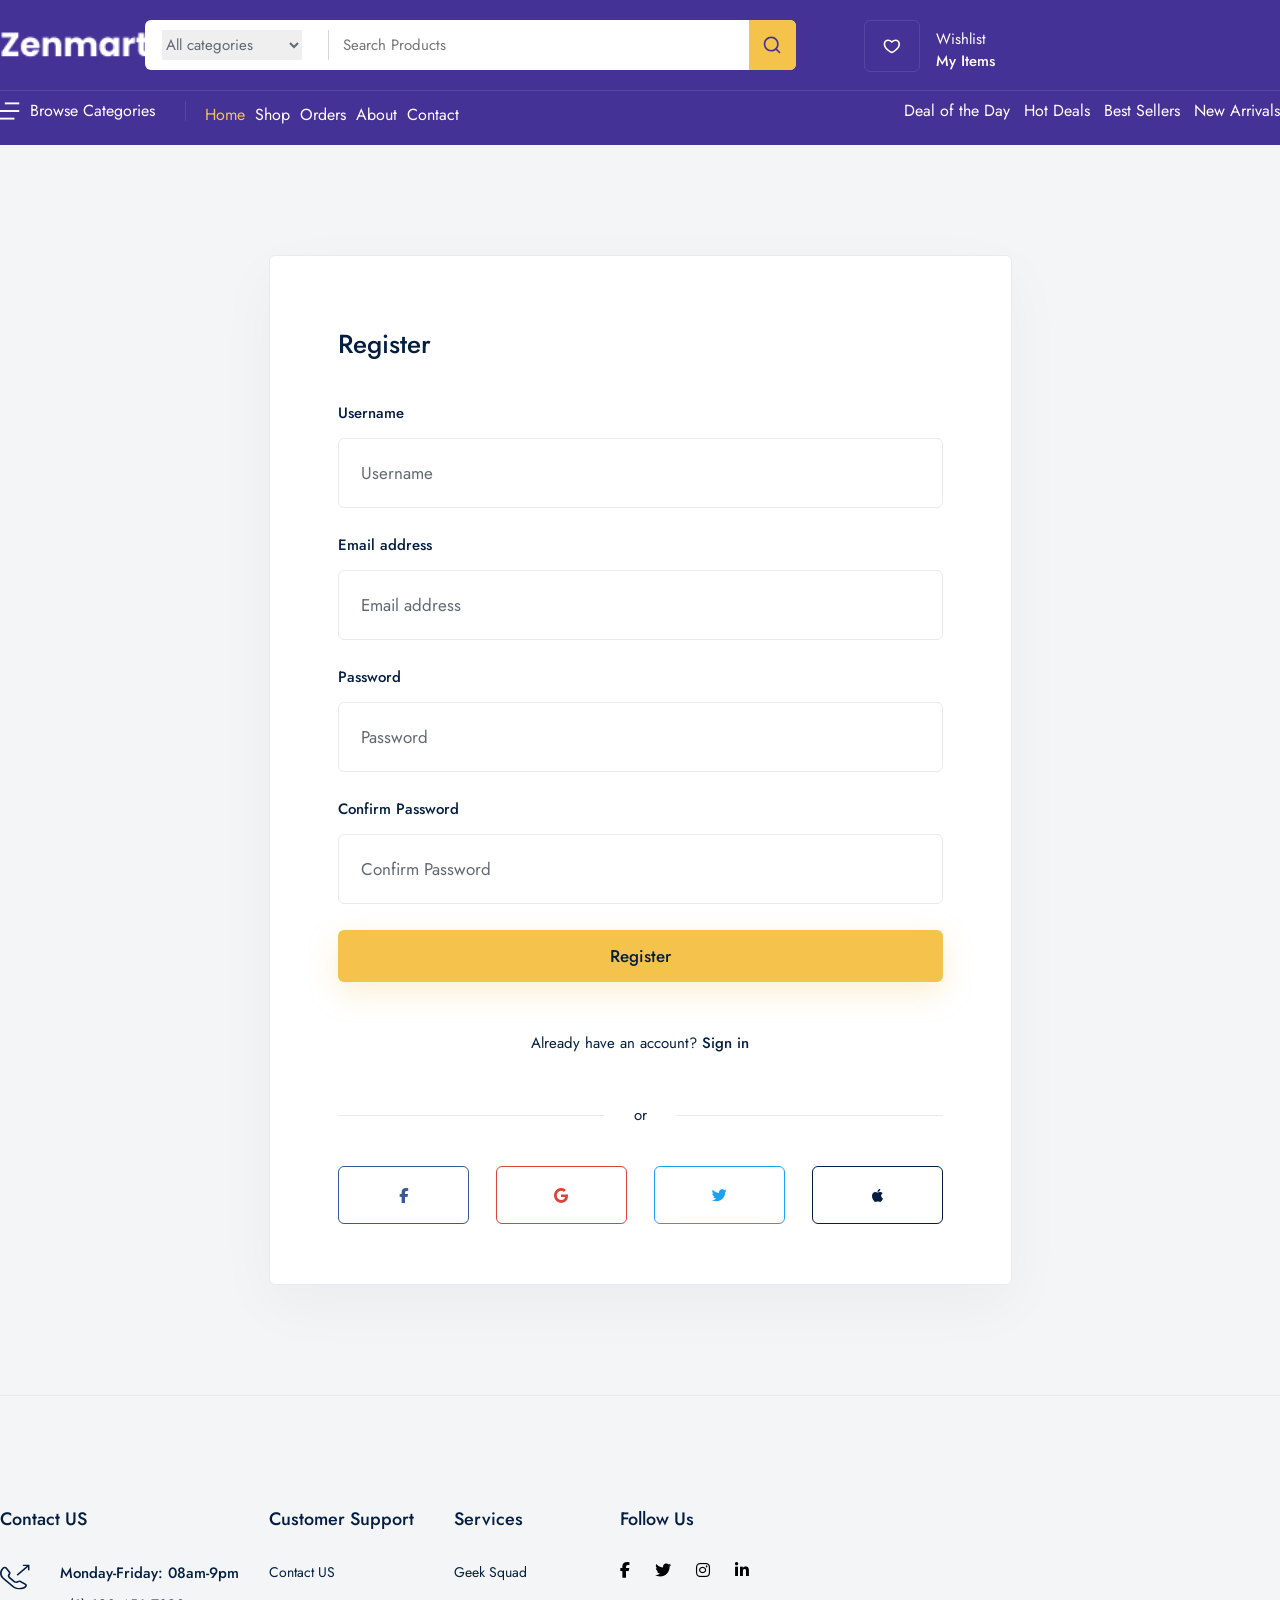
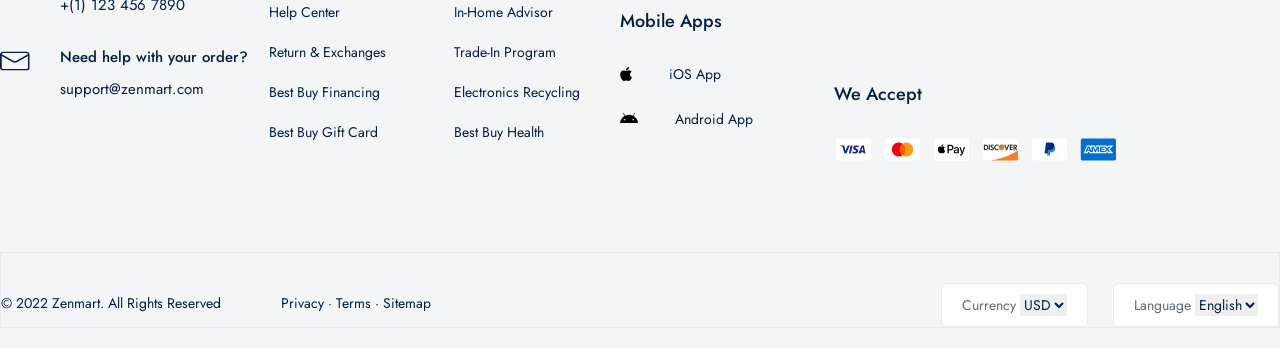
<file: other/register.html>
<!DOCTYPE html>
<html lang="en">
<head>
    <meta charset="UTF-8">
    <meta name="viewport" content="width=device-width, initial-scale=1.0">
    <title>Zenmart | Register</title>

    <!-- Jost shrifti -->
    <link rel="preconnect" href="https://fonts.googleapis.com">
    <link rel="preconnect" href="https://fonts.gstatic.com" crossorigin>
    <link href="https://fonts.googleapis.com/css2?family=Jost:wght@400;500;600&display=swap" rel="stylesheet">
    <!-- Footer'dagi fa-brands ikonkalari uchun -->
    <link rel="stylesheet" href="https://cdnjs.cloudflare.com/ajax/libs/font-awesome/6.5.2/css/all.min.css">


    <link rel="stylesheet" href="../public/css/register.css">

          <!-- title logo -->
     <link rel="icon" href="../public/images/icon_zenmart.svg">
</head>
<body>

    <!-- Navbar start  -->
    <div class="navbar_frame">
        <div class="container">
             <div class="navbar_top">
            <a class="logo" href="../index.html"> <img src="../public/images/icons/logo.png" alt="">
            </a>
              
             <div class="nav_search_frame">
                <div class="search_box">
                    <div class="category_list">
                    <select name="" id="">
                        <option value="all" selected>All categories</option>
                        <option value="computer">computer</option>
                    </select>
                    </div>
                    <input type="text" placeholder="Search Products">
                </div> 
                <div class="search_icon_box">
                   <img src="../public/images/icons/search.svg" alt="">
                </div>
             </div>
             
             <div class="nav_top_menu">
                <a href="./order/cart.html">
                <div class="top_menu_box">
                    <div class="box_icon_box">
                        <img src="../public/images/icons/heart.svg">
                    </div>
                    <div class="box_info_box">
                        <span>Wishlist</span>
                        <strong>My Items</strong>
                    </div>
                </div> </a>
                <div></div>
                <div></div>
             </div>
                 

            </div> 
            <div class="navbar_bott">
                <div class="navbar_bott_menu_box">
                    <div class="browse_box">
                        <img src="../public/images/icons/browse.svg" alt="">
                        <span>Browse Categories</span>
                    </div>
                <div class="navbar_route_menu">
                    <a href="../index.html" class="title">Home</a>
                    <a href="../product/all.html">Shop</a>
                    <a href="../order/cart.html">Orders</a>
                    <a href="../other/about.html">About</a>
                    <a href="../other/contact.html">Contact</a>
                </div> 

                <div class="sorting_menu">
                    <span>Deal of the Day</span>
                    <span>Hot Deals</span>
                    <span>Best Sellers</span>
                    <span>New Arrivals</span>
                </div>
                </div>
            </div>
        </div>
    </div>
    <!-- Navbar end -->


    <!-- Register start -->
    <div class="auth_frame">
        <div class="container">
            <div class="auth_card">
                <h1 class="auth_title">Register</h1>

                <form class="auth_form">
                    <label class="auth_field">
                        <span>Username</span>
                        <input type="text" placeholder="Username">
                    </label>
                    <label class="auth_field">
                        <span>Email address</span>
                        <input type="email" placeholder="Email address">
                    </label>
                    <label class="auth_field">
                        <span>Password</span>
                        <input type="password" placeholder="Password">
                    </label>
                    <label class="auth_field">
                        <span>Confirm Password</span>
                        <input type="password" placeholder="Confirm Password">
                    </label>

                    <button type="submit" class="auth_btn">Register</button>
                </form>

                <p class="auth_switch">Already have an account? <a href="./login.html">Sign in</a></p>

                    <div class="auth_or">or</div>

                    <div class="auth_social">
                        <a href="" class="facebook"><i class="fa-brands fa-facebook-f"></i></a>
                        <a href="" class="google"><i class="fa-brands fa-google"></i></a>
                        <a href="" class="twitter"><i class="fa-brands fa-twitter"></i></a>
                        <a href="" class="apple"><i class="fa-brands fa-apple"></i></a>
                    </div>
            </div>
        </div>
    </div>
    <!-- Register end -->

<!-- footer start -->
<div class="footer_frame">
 <div class="container">
<div class="footer_top">
     <div class="footer_content_box">
     <span class="footer_contact_title">Contact US</span>
     <div class="footer_contact_main">
                    <img src="../public/images/icons/phone-call.svg" alt="">
                    <div> 
                        <strong>Monday-Friday: 08am-9pm</strong>
                        <span>+(1) 123 456 7890</span>
                    </div>
     </div>
     <div class="footer_contact_main">
                    <img src="../public/images/icons/email.svg" alt="">
                    <div> 
                        <strong>Need help with your order?</strong>
                        <span>support@zenmart.com</span>
                    </div>
     </div>
    </div>

 <div class="footer_support_box">
      <span class="footer_contact_title">Customer Support</span>
      <a href="">Contact US</a>
      <a href="">Help Center</a>
      <a href="">Return & Exchanges</a>
      <a href="">Best Buy Financing</a>
      <a href="">Best Buy Gift Card</a>
     </div>

      <div class="footer_support_box" style="margin-left: 40px;">
      <span class="footer_contact_title">Services</span>
      <a href="">Geek Squad</a>
      <a href="">In-Home Advisor</a>
      <a href="">Trade-In Program</a>
      <a href="">Electronics Recycling</a>
      <a href="">Best Buy Health</a>
    
     </div>

     <div class="footer_media_box" style="margin-left: 40px;">
        <div class="footer_media_main">
            <span class="footer_contact_title">Follow Us</span>
            <div>
            <i class="fa-brands fa-facebook-f fa-canvas-square" style="color: rgb(0, 0, 0);"></i>
            <i class="fa-brands fa-twitter fa-canvas-square" style="color: rgb(0, 0, 0);"></i>
            <i class="fa-brands fa-instagram fa-canvas-square" style="color: rgb(0, 0, 0);"></i>
            <i class="fa-brands fa-linkedin-in fa-canvas-square" style="color: rgb(0, 0, 0);"></i>
            </div>
        </div>
        <div class="footer_media_main" style="margin-top: 30px;">
            <span class="footer_contact_title">Mobile Apps</span>
            <div class="mobile_app_box">
        <i class="fa-brands fa-apple"style="color: rgb(0, 0, 0);"></i>
           <span>iOS App</span>
            </div>
            <div class="mobile_app_box">
            <i class="fa-brands fa-android" style="color: rgb(0, 0, 0);"></i>
            <span>Android App</span>
            </div>
        </div>
     </div>
     <div class="footer_media_box" style="justify-content: flex-end;">
        <div class="footer_media_main">
            <span class="footer_contact_title">We Accept</span>
            <div class="card_box">
            <img src="../public/images/icons/visa.png" alt="">
            <img src="../public/images/icons/master_card.png" alt="">
            <img src="../public/images/icons/apple_pay.png" alt="">
            <img src="../public/images/icons/dicvover.png" alt="">
            <img src="../public/images/icons/paypal.png" alt="">
            <img src="../public/images/icons/amex.png" alt="">
            </div>
        </div>
     </div>
     </div>
      <div class="footer_bottom">
        <div class="footer_main">
            <div class="footer_bottom_left">
                <span>© 2022 Zenmart. All Rights Reserved</span>
                <span style="margin-left: 60px;">Privacy  ·  Terms  ·  Sitemap</span>
            </div>

            <div class="footer_bottom_right">
                <div class="footer_select_box">
                    <span>Currency</span>
                <select name="" id="">
                <option value="usd" selected>USD</option>
                </select>
                </div>
                 <div class="footer_select_box" style="margin-left: 25px;">
                    <span>Language</span>
                <select name="" id="">
                <option value="eng" selected>English</option>
                </select>
                </div>
            </div>
        </div>
      </div>
    </div>
</div>
<!-- footer end -->
 
</body>
</html>
</file>
<file: public/css/command.css>
:root {
  --font:"Jost";
}

html, body {
    margin: 0;
    padding: 0;

}
a { 
    text-decoration: none;
}

p {
    margin: 0;
}


.container {
  position: relative;
  width: 1320px;
  height: auto;
  display: flex;
  margin-top: 20px;
}


    /* Navbar */
.navbar_frame {
    position: relative;
    width: 100%;
    height: 145px;

    display: flex;
    flex-direction: row;
    justify-content: center;

    background-color: rgba(68, 50, 151, 1);
}

.navbar_frame .logo {
display: flex;
flex-direction: row;
justify-content: flex-start;
}
.container {

    flex-direction: column;
    
}
 
.navbar_frame .container .navbar_top {
 width: 100%;
 height: 50px;

 display: flex;
 flex-direction: row;
 justify-content: space-between ;
 /* background-color: greenyellow; */
}

.navbar_frame .navbar_top .nav_search_frame {
display: flex;
flex-direction: row;
margin-right: 40px;
width: 651px;
height: 50px;
border-radius: 6px;
 
background-color:rgba(255, 255, 255 ,1) ;
}

 .navbar_frame .nav_search_frame .search_box { 
  padding: 10px 17px;
  display: flex;
  flex-direction: row;
  align-items: center;
}

.navbar_frame .search_box .category_list {
width: 166px;
height: 30px;

border-right: 1px solid rgba(214, 214, 214, 1);
}

.navbar_frame .category_list select {
  width: 140px;
  height: 30px;

  border: none;
  outline: none;

color: rgba(98, 105, 116, 1);

font-family: var(--font);
font-style: normal;
font-size: 15px;
font-weight: 400;
line-height: 22px;
letter-spacing: 0%;
}

.navbar_frame .search_box input {
margin-left: 12px;
width: 387px;
height: 22px;
border: none;
outline: none;
color: rgba(98, 105, 116, 1);
font-family: var(--font);
font-style: Regular;
font-size: 15px;
font-weight: 400;
line-height: 22px;
letter-spacing: 0%;
text-align: left;
}

.navbar_frame .nav_search_frame .search_icon_box {
  width: 50px;
  height: 50px;

  display: flex;
  justify-content: center;
  align-items: center;

  border-radius: 0px 6px 6px 0px;
  background: rgba(245, 195, 75, 1);
}

.navbar_frame .navbar_top .nav_top_menu {
  width: 416px;
  height: 50px;
  display: flex;
  flex-direction: row;
  justify-content: space-between;
  /* background-color: red; */

}

.navbar_frame .nav_top_menu .top_menu_box {
  display: flex;
  flex-direction: row;

}
.navbar_frame .top_menu_box .box_icon_box {
position: relative;
width: 54px;
height: 50px;

display: flex;
justify-content: center;
align-items: center;

border: 1px solid rgba(255, 255, 255, 0.1);
border-radius: 6px;
}

.navbar_frame .top_menu_box .box_info_box {
  margin-left: 16px;
  display: flex;
  flex-direction: column;
  justify-content: flex-end ;

}

.navbar_frame .box_info_box span {
  color: rgba(255, 255, 255, 1);

font-family: var(--font);
font-style: Regular;
font-size: 15px;
font-weight: 400;
line-height: 22px;
letter-spacing: 0%;
text-align: left;

}

.navbar_frame .box_info_box strong {
color: rgba(255, 255, 255, 1);

font-family: var(--font);
font-style: Regular;
font-size: 15px;
font-weight: 500;
line-height: 22px;
letter-spacing: 0%;
text-align: left; 

}
.navbar_frame .box_icon_box img {
  width: 22px;
  height: 22px;  
}

.navbar_frame .box_icon_box .basket_count {
  position: absolute;
  top: 0;
  right: 0;
  width: 15px;
  height: 15px;

  display: flex;
  justify-content: center;
  align-items: center
  ;
  border-radius: 50%;
  background-color: rgba(245, 195, 75, 1) ;

  color: rgb(11,30,64);
font-family: var(--font);
  font-size: 8px;
  font-weight: 700;
  line-height: 10px;
  letter-spacing: 0%;
  text-align: left;
}

.navbar_frame .container .navbar_bott {
margin-top: 20px;
border-top: 1px solid #5747a2;
}

.navbar_frame .navbar_bott .navbar_bott_menu_box {
  margin-top: 10px;
  height: 20px;

 display: flex;
 flex-direction: row;
 justify-content: space-between;
}

.navbar_frame .navbar_bott .browse_box{
  width: 185px;
  display: flex;
  flex-direction: row;
  align-items: center;

  border-right: 1px solid #5747a2;
}

.browse_box img {
  width: 20px;
  height: 18px;
}

.navbar_frame .browse_box span {
 margin-left: 10px;
 color: rgb(255, 255, 255);
font-family: var(--font);
 font-size: 16px;
 font-weight: 400;
 line-height: 20px;
 letter-spacing: 0%;
 text-align: left;
}

.navbar_frame .navbar_bott_menu_box .navbar_route_menu {
  width: 670px;
  display: flex;
  flex-direction: row;
}

.navbar_frame .navbar_route_menu a {
margin-right: 10px;
font-family: var(--font);
font-style: Medium;
font-size: 16px;
font-weight: 400;
line-height: 28px;
color: #fff;
}

.navbar_frame .navbar_route_menu a.title {
color: #f5c34b;
}

.navbar_frame .sorting_menu span {
 margin-left: 10px;
 color: rgb(255, 255, 255);
font-family: var(--font);
 font-size: 16px;
 font-weight: 400;
 line-height: 20px;
}
/* router start */

.page_router {
margin-top: 10px;
width: 1320px;
height: auto;
}

.page_router span {
margin-left: 20px;
font-family: var(--font);
font-style:normal;
font-size: 14px;
font-weight: 400;
line-height: 22px;
}

.page_router .drop {
margin-left: 20px;
}

.page_router .dcomputer {
color: rgba(98, 105, 116, 1);
font-family: var(--font);
font-style: Regular;
font-size: 14px;
font-weight: 400;
line-height: 22px;


color: #626974;
}


/* footer start */

.footer_frame {
position: relative;
width: 100%;
height: auto;
display: flex;
flex-direction: row;
justify-content: center;
background: rgba(243, 245, 246, 1);
padding: 90px 0px 20px ;
}

.footer_frame .footer_contact_title {
display: flex;
flex-direction: row;
margin-bottom: 30px;
color: rgba(4, 30, 66, 1);
font-family: var(--font);
font-style: Medium;
font-size: 18px;
font-weight: 500;
line-height: 26px;
}

.footer_frame .container {
flex-direction: column;
}

.footer_frame .footer_top {
display: flex;
flex-direction: row;
}

.footer_frame .footer_top .footer_contact_main {
  margin-bottom: 30px;
  display: flex;
  flex-direction: row;
}

.footer_frame .footer_contact_main img {
  width: 30px;
  height: 30px;
}

.footer_frame .footer_contact_main div {
  margin-left: 30px;
  display: flex;
  flex-direction: column;
}

.footer_frame .footer_contact_main div strong {
/* Monday-Friday: 08am-9pm */
width: 209px;
height: 22px;
color: rgba(4, 30, 66, 1);
font-family: var(--font);
font-style: Medium;
font-size: 15px;
font-weight: 500;
line-height: 22px;
}


.footer_frame .footer_contact_main div span {
margin-top: 10px;
/* +(1) 123 456 7890 */
width: 144.88px;
height: 22px;

color: rgba(4, 30, 66, 1);

font-family: var(--font);
font-style: Regular;
font-size: 15px;
font-weight: 400;
line-height: 22px;
}

.footer_frame .footer_support_box {
display: flex;
flex-direction: column;
}

.footer_frame .footer_support_box a {
  margin-bottom: 20px;
color: rgba(4, 30, 66, 1);
font-family: var(--font);
font-style: Regular;
font-size: 14px;
font-weight: 400;
}

.footer_frame .footer_media_box {
margin-left: 60px;
display: flex;
flex-direction: column;
}

.footer_frame .footer_media_box .footer_media_main {
display: flex;
flex-direction: column;
width: auto;
height: auto;
}

.footer_frame .footer_media_box .footer_media_main div {
display: flex;
flex-direction: row;
}

.footer_frame .footer_media_box .footer_media_main div i {
margin-right: 25px;
}

.footer_frame .footer_media_main .mobile_app_box {
display: flex;             
flex-direction: row;       
align-items: center;       
gap: 12px;
margin-bottom: 25px;
}

.footer_frame .footer_media_main .mobile_app_box span {
color: rgba(4, 30, 66, 1);
font-family: var(--font);
font-style: Regular;
font-size: 14px;
font-weight: 400;
line-height: 20px;
}

.footer_frame .footer_media_main .mobile_app_box i {
margin-right: 20px;
}

.footer_frame .footer_media_main .card_box img {
margin-right: 10px;
}

.footer_frame .footer_bottom {
margin-top: 90px;
display: flex;
flex-direction: row;
border: 1px solid #eaeaea;
}

.footer_frame .footer_bottom .footer_main {
width: 100%;
margin-top: 30px;
display: flex;
flex-direction: row;
justify-content: space-between;
}

.footer_frame .footer_bottom .footer_main .footer_bottom_left {
display: flex;
flex-direction: row;
}

.footer_frame .footer_bottom .footer_main .footer_bottom_left span {
color: rgba(4, 30, 66, 1);
font-family: var(--font);
font-style: Regular;
font-size: 14px;
font-weight: 400;
line-height: 40px;
}
.footer_frame .footer_bottom_right {
  display: flex;
  flex-direction: row;
}
.footer_frame .footer_bottom_right .footer_select_box {
padding: 10px 20px;
box-sizing: border-box;
border: 1px solid rgba(234, 234, 234, 1);
border-radius: 6px;
background: rgba(255, 255, 255, 1);
}

.footer_frame .footer_bottom_right .footer_select_box span {
color: rgba(98, 105, 116, 1);
font-family: var(--font);
font-style: Regular;
font-size: 14px;
font-weight: 400;
}

.footer_frame .footer_bottom_right .footer_select_box select{
border: none;
outline: none;
color: rgba(4, 30, 66, 1);
font-family: var(--font);
font-style: Regular;
font-size: 14px;
}
</file>
<file: public/css/home.css>
.home_page {
    display: flex;
    flex-direction: column;
  }

  .header_frame {
    position: relative;
    margin-top: 47px;
    width: 100%;
    height: auto;

    display: flex;
    justify-content: center;
  }

  .header_frame .container {
    flex-direction:row;
  }
.white_svg {
  filter: brightness(0) invert(1);
  margin-top: 15px;
}
.container .category_top {
  width: 100%;
  height: auto;
  display: flex;
  flex-direction: row;
  justify-content: space-between;
  align-items: center;
}

.container .category_top div {
display:flex;
flex-direction: row;
}

.category_top span {
  margin-left: 0px;
  color: rgba(4, 30, 66, 1);
  font-family: "Jost";
  font-style: Medium;
  font-size: 28px;
  font-weight: 500;
  line-height: 40px;
}

.category_top a {
  margin-right: 0px;
  margin-left: 30px;
  width: auto;
  height: 22px;
  color: rgba(4, 30, 66, 1);
  font-family: "Jost";
  font-style: Medium;
  font-size: 15px;
  font-weight: 500;
  line-height: 22px; 
}

.category_top a:hover {
border-bottom: 2px solid #041e42;
}
/* pagionation */

.container .pagionation_box {
  margin-top: 30px;
  width: 100%;
  height: auto;

  display: flex;
  flex-direction: row;
  justify-content: center;
}

.container .pagionation_box .pagionation_main {
  width: auto;
  display: flex;
  flex-direction: row;
  align-items: center;
  justify-content: space-between;
  cursor: pointer;
}
.container .pagionation_main .pagionation_dot {
  margin: 0 20px;
  display: flex;
  flex-direction: row;
}

.container .pagionation_dot .dot {
  width: 20px;
  height: 20px;

  display: flex;
  align-items: center;
  justify-content: center;
  border-radius: 50% ;
}

.container .pagionation_dot .dot:active {
  border: 2px solid #112137 ;
}
.container .pagionation_dot .dot div{
width: 4px;
height: 4px;
background: #112137;
}


/* shop now uchun umumiy belgi */
.container .hover_border1 {
    margin-top: 3px;
    width: 32px;
    height: 3px;

background: #041e42;
}

/* next_prev uchun  */

.container .next_prev_box {
  width: 25px;
}

.container .next_prev_box img {
  position: absolute;
  cursor: pointer;
}
.container .next_prev_box img:hover{
  transform: scale(1.5); }

/* product card  */

.product_img_box:hover .hover_box {
  display: flex;
}

.container .product_box .product_content_box {
  padding: 5px 22px ;
  width: 100%;
  height: auto;
  box-sizing: border-box;
}

.container .product_content_box .product_title {
font-family: "Jost";
font-style: normal;
font-size: 13px;
font-weight: 500;
line-height: 22px;
text-transform: uppercase;
color: #626974;
}

.container .product_content_box .product_desc {
font-family: "Jost";
font-size: 16px;
font-weight: 500;
line-height: 28px;

color: #041e42;
}

.container .product_content_box .review_box {
margin-top: 7px;
display: flex;
flex-direction: row;
align-items: center;
}

.container .review_box img {
  margin-right: 5px;
}

.container .review_box span{
margin-left: 10px;
color: rgba(98, 105, 116, 1);
font-family: "Jost";
font-style: Regular;
font-size: 14px;
font-weight: 400;
line-height: 22px;
}

.container .product_content_box .price_box {
 margin-top: 10px;
 display: flex;
 flex-direction: row;
 align-items: center;
}
.container .price_box strong {
color: rgba(4, 30, 66, 1);
font-family: "Jost";
font-style: Medium;
font-size: 18px;
font-weight: 500;
line-height: 26px;

}
.container .price_box span {
margin-left: 10px;
font-family: "Jost";
font-size: 14px;
font-weight: 400;
line-height: 22px;
letter-spacing: 0%;
text-align: left;
text-decoration-line: line-through;
color: rgba(98, 105, 116, 1);
}

/* header frame */
  .header_frame .container .header_left {
    position: relative;
    padding: 15px;
    width: 875px;
    height: 508px;

    background-color: #0053f6;
    background-image: url(..//images/icons/header_bg.svg);
    border-radius: 5px;
  }

  .header_frame .header_left .header_content {
    margin-top: 90px;
    margin-left: 10px; 
    display: flex;
    flex-direction: column;
  }

  .header_frame .header_content div {
    width: 104px;
    height: 30px;
    display: flex;
    justify-content: center;
    align-items: center;

    background-color: #f5c34b;
    border-radius: 6px;

    font-family: "Jost";
    font-style: "normal";
    font-weight: 500;
    font-size: 13px;
    line-height: 22px;
    color: #041e42;

  }

  .header_frame .header_content span {
    margin-top: 10px;
    width: 428px;
    font-family: "Jost";
    font-style: "normal";
    font-weight: 400;
    font-size: 60px;
    line-height: 87px;

    color: #ffffff;

  }

  .header_frame .header_content p {
    margin-top: 10px;
    width: 428px;
    font-family: "Jost";
    font-style: "normal";
    font-weight: 400;
    font-size: 16px;
    line-height: 28px;

    color: #ffffff;

  }

  .header_frame .header_content a {
    margin-top: 20px;
    width: 140px;
    height: 52px;

    display: flex;
    justify-content: center;
    align-items: center;

    background-color: #ffffff;
    border-radius: 6px;

    font-family: "Jost";
    font-style: "normal";
    font-weight: 500;
    font-size: 15px;
    line-height: 22px;

    color: #041e42;


  }

.header_frame .header_content img {
    position: absolute;
    right: 10px;
    object-fit: fill;
}

.header_frame .container .header_right {
    position: relative;
    margin-left: 20px;
    display: flex;
    flex-direction: column;
    justify-content: space-between;
}

.header_frame .header_right .header_box {
width: 422px;
height: 240px;

display: flex;
flex-direction: row;
background: #f2f2f2;
border-radius: 5px;
}

.header_frame .header_right .box_left {
  margin-left: 30px;
width: 50%;

display: flex;
flex-direction:column ;
justify-content: center;
}

.header_frame .box_left span {
font-family: "Jost";
font-style: "normal";
font-weight: 400;
font-size: 15px;
line-height: 22px;

color: #0053f6;
}

.header_frame .box_left p {
margin: 10px 0px;
font-family: "Jost";
font-style: "normal";
font-weight: 500;
font-size: 26px;
line-height: 38px;
}

.header_frame .box_left a {
font-family: "Jost";
font-style: "normal";
font-weight: 500;
font-size: 15px;
line-height: 22px;
}


/* ikkincji hover uzunroq qilishimuchun */
.header_frame .box_left .hover_border {
    margin-top: 3px;
    width: 128px;
    height: 3px;

background: #041e42;
}

.header_frame .header_box .box_right {
width: 50%;
}

.header_frame .box_right img {
width: 100%;
height: 100%;

}
/* service  */

.service_frame {
position: relative;
margin-top: 30px;
width: 100%;
height: auto;
display: flex;
justify-content: center;
}

.service_frame .container {
  flex-direction: row;
  width: 1320px;
}

.service_frame .container .service_box {
flex: 1;
height: 86px;

display: flex;
flex-direction: row;
justify-content: center;
align-items: center;

border-bottom: 1px solid #eaeaea;
}

.service_frame .service_box img {
  width: 35px;
  height: 35px;
}

.service_frame .service_box .service_content {
  margin-left: 14px;
  display: flex;
  flex-direction: column;
}

.service_frame .service_content span {
font-family: "Jost";
font-style: "normal";
font-weight: 500;
font-size: 16px;
line-height: 28px;

color: #041e42;
}

.service_frame .service_content p {
font-family: "Jost";
font-style: "normal";
font-weight: 400;
font-size: 15px;
line-height: 22px;

color: #626974;
}


/* Shop category */

.shop_category_frame {
  position: relative;
  margin-top: 90px;
  width: 100%;
  height: auto;
  display: flex;
  justify-content: center;
}

.shop_category_frame .container {
  flex-direction: column;
}

.shop_category_frame .container .category_wrapper {
margin-top: 30px;
width: 100%;
height: auto;

display: flex;
flex-direction: row;
justify-content: space-between;
}

.shop_category_frame .category_wrapper .category_box {
width: 142px;
height: auto;

display: flex;
flex-direction: column;
cursor: pointer;
}

.shop_category_frame .category_box .category_img_box {
width: 100%;
height: 150px;

display: flex;
justify-content: center;
align-items: center;

border: 1px solid #eaeaea;
border-radius: 150px;
}

.shop_category_frame .category_img_box:hover {
  transform: scale(1.3);
}
.shop_category_frame .category_box span {
margin-top: 15px;
font-family: "Jost";
font-style: Medium;
font-size: 16px;
font-weight: 500;
line-height: 20px;
text-align: center;

color: #041e42;
}

/* top  selling swiper  */

.selling_product_frame {
 position: relative;
  margin-top: 60px;
  width: 100%;
  height: auto;

  display: flex;
  flex-direction: row;
  justify-content: center;
}

.selling_product_frame .container {
  flex-direction: column;
}
.container .product_wrapper {
  position: relative;
  margin-top: 30px;
  width: 100%;
  height: auto;

  display: flex;
  flex-direction: row;
  justify-content: space-between;
}

.product_wrapper .next_prev_box {
  width: 25px;
}

.next_prev_box img {
position: absolute;
top: 50%;
}

.product_wrapper .product_boxes {
margin-left: 45px;
margin-right: 10px;
position: relative;
width: 100%;
height: 452px;

display: flex;
flex-direction: row;
}
.product_wrapper .product_boxes .product_box {
  width: 306px;
  height: 100%;

  display: flex;
  flex-direction: column;
}

.product_wrapper .product_box .product_img_box {
/* image 30 */
width: 251px;
height: 230px;
}

.product_wrapper .product_img_box .hover_box {
  display: none;    
  width: 100%;
  height: 100%;

  flex-direction: column;
  justify-content: flex-end;
  align-items: center;
}    
                    
.product_wrapper .product_img_box .hover_box button{
  margin-bottom: 10px;
  width: 260px;
  height: 50px;

  display: flex;
  align-items: center;
  justify-content:center;
  outline: none;
  border: none;

  border-radius: 6px;
  box-shadow: 0px 5px 20px 0px rgba(0, 83, 246, 0.1);
  background: rgba(0, 83, 246, 1);

  color: rgba(255, 255, 255, 1);
  font-family: "Jost";
  font-style:normal;
  font-size: 15px;
  font-weight: 500;
  line-height: 22px;
  cursor: pointer;
}
.product_wrapper .product_img_box:hover .hover_box {
  display: flex;
}

.product_wrapper .product_box .product_content_box {
  padding: 5px 22px ;
  width: 100%;
  height: auto;
  box-sizing: border-box;
}

.product_wrapper .product_content_box .product_title {
margin-top: 10px;
font-family: "Jost";
font-style: normal;
font-size: 13px;
font-weight: 400;
line-height: 22px;
text-transform: uppercase;
color: #626974;
}

.product_wrapper .product_content_box .product_desc {
margin-top: 7px;
height: 56px;
}

.product_wrapper .product_content_box .price_box {
 display: flex;
 flex-direction: row;
 align-items: center;
}

/* long adv  */

.home_page .adv_frame {
margin-top: 90px;
width: 100%;
height: 120px;

display: flex;
align-items: center;
justify-content: center;
color: rgba(0, 83, 246, 1);
background-color: #e5edff;
font-family: "Jost";
font-style: Medium;
font-size: 18px;
font-weight: 500;
line-height: 26px;
letter-spacing: 0%;
text-align: center;
}

/* spec Headphones  */
.home_page .spec_product_frame {
  position: relative;
  margin-top: 90px;
  width: 100%;
  height: auto;

  display: flex;
  flex-direction: row;
  justify-content: center;
}
.spec_product_frame .container {
  flex-direction: column;
}

.spec_product_frame .container .spec_product_wrapper {
position: relative;
width: 100%;
height: auto;
margin-top: 35px;

display: flex;
flex-direction: row;
}

.spec_product_frame .spec_product_wrapper .big_product_box {
  position: relative;
  padding: 30px;
  box-sizing: border-box;
  width: 664px;
  height: 368px;


  display: flex;
  flex-direction: row;

  background:#f3f5f6;
  border-radius: 6px;
}

.spec_product_frame .big_product_box .big_product_content {
  width: 160px;
  
  display: flex;
  flex-direction: column;
  justify-content: flex-end;
}

.spec_product_frame .big_product_content span {
color: rgba(4, 30, 66, 1);
font-family: "Jost";
font-style: Regular;
font-size: 15px;
font-weight: 400;
line-height: 22px;
letter-spacing: 0%;
text-align: left;
}

.spec_product_frame .big_product_content p {
color: rgba(4, 30, 66, 1);
font-family: "Jost";
font-style: Medium;
font-size: 26px;
font-weight: 500;
line-height: 38px;
letter-spacing: 0%;
text-align: left;
}

.spec_product_frame .big_product_content a {
/* Button-Line */
width: 70px;
height: 27px;
/* Auto layout */
display: flex;
flex-direction: column;
justify-content: center;
align-items: flex-start;
gap: 3px;
/* style ham bir xil qilib oldim */
font-family: "Jost";
font-style: "normal";
font-weight: 500;
font-size: 15px;
line-height: 22px;
}

.spec_product_frame .big_product_box img {
position: absolute;
width: 322px;
height: 309px;
right: 5%;
}

.spec_product_frame .spec_product_wrapper .small_product_wrapper {
margin-left: 30px;
width: 620px;
height: 368px;

display:flex;
flex-direction: row;
flex-wrap: wrap;
}

.spec_product_frame .small_product_wrapper .small_product_box {
position: relative;
padding: 30px;
width: 293px;
height: 170px;

display: flex;
flex-direction: row;
box-sizing: border-box;

background: #f3f5f6;
border-radius: 6px;
}

.spec_product_frame .small_product_box:nth-child(odd) {
margin-right: 30px;
}

.spec_product_frame .small_product_box .small_product_content {
  display: flex;
  flex-direction: column;
}

.spec_product_frame .small_product_content strong {
color: rgba(4, 30, 66, 1);
font-family: "Jost";
font-style: Medium;
font-size: 20px;
font-weight: 500;
line-height: 30px;
letter-spacing: 0%;
text-align: left;
}

.spec_product_frame .small_product_content span {
color: rgba(4, 30, 66, 1);
font-family: "Jost";
font-style: normal;
font-size: 13px;
line-height: 22px;
}

.spec_product_frame .small_product_box img {
  position: absolute;
  right: 30px;
  top: 40px;
}

.spec_product_frame .small_product_wrapper .small_product_box:nth-child(3) img,
.spec_product_frame .small_product_wrapper .small_product_box:nth-child(4) img {
  position: absolute;
  right: 30px;
  top: 70px;  
}

/* tv and home start */

.home_page .tv_frame {
  position: relative;
  margin-top: 90px;
  width: 100%;
  height: auto;

  display: flex;
  flex-direction: row;
  justify-content: center;

}

.tv_frame .container {
  flex-direction: column;
} 

.tv_frame .container .tv_wrapper {
margin-top: 30px;
width: 100%;
height: auto;

display: flex;
flex-direction: row;
justify-content: space-between;
}

.tv_frame .tv_wrapper .tv_product_boxes {
  width: 1300px;
  height: 452px;

  display: flex;
  flex-direction: row;
}

.tv_frame .tv_product_boxes .tv_product_box {
width: 260px;
height: 452px;

display: flex;
flex-direction: column;
align-items: center;

background: #ffffff;
}

.tv_frame .tv_product_box .price_box span {
margin-left: 10px ;
color: rgba(98, 105, 116, 1);
font-family: "Jost";
font-style: Regular;
font-size: 14px;
font-weight: 400;
line-height: 22px;
text-decoration-line: line-through;
}

/* event start */

.home_page .event_frame {
  position: relative;
  margin-top: 90px;
  width: 100%;
  height: 632px;

  display: flex;
  flex-direction: row;
  justify-content: center;

background-image: url('../images/icons/event_bg.png');
}

.event_frame .container {
  flex-direction: row;
  justify-content: center;
}
 
.event_frame .container .event_content_box {
  width: 340px;
  height: auto;

  display: flex;
  flex-direction: column;
  justify-content: center;
}

.event_frame .event_content_box .event_title {
 font-family: "Jost";
 font-style: normal;
 font-size: 28px;
 font-weight: 500;
 line-height: 40px;
 color: #ffffff;
 text-transform: capitalize;
}

.event_frame .event_content_box .timer_wrapper {
  margin: 30px 0;
  display: flex;
  flex-direction: row;
}

.event_frame .timer_wrapper .timer_box {
margin-right: 8px;
width: 82px;
height: auto;

display: flex;
flex-direction: column;
}

.event_frame .timer_box strong {
 color: rgba(255, 255, 255, 1);
 font-family: "Jost";
 font-style: normal;
 font-size: 28px;
 font-weight: 500;
 line-height: 40px;
}
.event_frame .timer_box span {
 color: rgba(255, 255, 255, 1);
 font-family: "Jost";
 font-style: normal;
 font-size: 16px;
 font-weight: 500;
 line-height: 28px;
}

.event_frame .event_content_box a {
  width: 140px;
  height: 50px;
  display: flex;
  align-items: center;
  justify-content: center;
  text-transform: capitalize;
  background: #ffffff;

 font-family: "Jost";
 font-style: Medium;
 font-size: 15px;
 font-weight: 500;
 line-height: 22px;
 text-align: center;
}

.event_frame .container .event_product_wrapper {
width: 930px;
height: auto;

display: flex;
flex-direction: row;
}

.event_frame .event_product_wrapper .event_product_boxes {
position: relative;
width: auto;
height: auto;

display: flex;
flex-direction: row;
align-items: center;
}

.event_frame .event_product_boxes .event_product_box {
margin-right: 8px;
width: 205px;
height: 392px;

display: flex;
flex-direction: column;
border-radius: 6px;
background: #ffffff;
}

.event_frame .event_product_box .event_product_img {
width: 100%;
height: 220px;


display: flex;
justify-content: center ;
align-items: center;
}
</file>
<file: public/css/about.css>
:root {
  --font:"Jost";
}

html, body {
    margin: 0;
    padding: 0;

}
a { 
    text-decoration: none;
}

p {
    margin: 0;
}


.container {
  position: relative;
  width: 1320px;
  height: auto;
  display: flex;
  margin-top: 20px;
}


    /* Navbar */
.navbar_frame {
    position: relative;
    width: 100%;
    height: 145px;

    display: flex;
    flex-direction: row;
    justify-content: center;

    background-color: rgba(68, 50, 151, 1);
}

.navbar_frame .logo {
display: flex;
flex-direction: row;
justify-content: flex-start;
}
.container {

    flex-direction: column;
    
}
 
.navbar_frame .container .navbar_top {
 width: 100%;
 height: 50px;

 display: flex;
 flex-direction: row;
 justify-content: space-between ;
 /* background-color: greenyellow; */
}

.navbar_frame .navbar_top .nav_search_frame {
display: flex;
flex-direction: row;
margin-right: 40px;
width: 651px;
height: 50px;
border-radius: 6px;
 
background-color:rgba(255, 255, 255 ,1) ;
}

 .navbar_frame .nav_search_frame .search_box { 
  padding: 10px 17px;
  display: flex;
  flex-direction: row;
  align-items: center;
}

.navbar_frame .search_box .category_list {
width: 166px;
height: 30px;

border-right: 1px solid rgba(214, 214, 214, 1);
}

.navbar_frame .category_list select {
  width: 140px;
  height: 30px;

  border: none;
  outline: none;

color: rgba(98, 105, 116, 1);

font-family: var(--font);
font-style: normal;
font-size: 15px;
font-weight: 400;
line-height: 22px;
letter-spacing: 0%;
}

.navbar_frame .search_box input {
margin-left: 12px;
width: 387px;
height: 22px;
border: none;
outline: none;
color: rgba(98, 105, 116, 1);
font-family: var(--font);
font-style: Regular;
font-size: 15px;
font-weight: 400;
line-height: 22px;
letter-spacing: 0%;
text-align: left;
}

.navbar_frame .nav_search_frame .search_icon_box {
  width: 50px;
  height: 50px;

  display: flex;
  justify-content: center;
  align-items: center;

  border-radius: 0px 6px 6px 0px;
  background: rgba(245, 195, 75, 1);
}

.navbar_frame .navbar_top .nav_top_menu {
  width: 416px;
  height: 50px;
  display: flex;
  flex-direction: row;
  justify-content: space-between;
  /* background-color: red; */

}

.navbar_frame .nav_top_menu .top_menu_box {
  display: flex;
  flex-direction: row;

}
.navbar_frame .top_menu_box .box_icon_box {
position: relative;
width: 54px;
height: 50px;

display: flex;
justify-content: center;
align-items: center;

border: 1px solid rgba(255, 255, 255, 0.1);
border-radius: 6px;
}

.navbar_frame .top_menu_box .box_info_box {
  margin-left: 16px;
  display: flex;
  flex-direction: column;
  justify-content: flex-end ;

}

.navbar_frame .box_info_box span {
  color: rgba(255, 255, 255, 1);

font-family: var(--font);
font-style: Regular;
font-size: 15px;
font-weight: 400;
line-height: 22px;
letter-spacing: 0%;
text-align: left;

}

.navbar_frame .box_info_box strong {
color: rgba(255, 255, 255, 1);

font-family: var(--font);
font-style: Regular;
font-size: 15px;
font-weight: 500;
line-height: 22px;
letter-spacing: 0%;
text-align: left; 

}
.navbar_frame .box_icon_box img {
  width: 22px;
  height: 22px;  
}

.navbar_frame .box_icon_box .basket_count {
  position: absolute;
  top: 0;
  right: 0;
  width: 15px;
  height: 15px;

  display: flex;
  justify-content: center;
  align-items: center
  ;
  border-radius: 50%;
  background-color: rgba(245, 195, 75, 1) ;

  color: rgb(11,30,64);
font-family: var(--font);
  font-size: 8px;
  font-weight: 700;
  line-height: 10px;
  letter-spacing: 0%;
  text-align: left;
}

.navbar_frame .container .navbar_bott {
margin-top: 20px;
border-top: 1px solid #5747a2;
}

.navbar_frame .navbar_bott .navbar_bott_menu_box {
  margin-top: 10px;
  height: 20px;

 display: flex;
 flex-direction: row;
 justify-content: space-between;
}

.navbar_frame .navbar_bott .browse_box{
  width: 185px;
  display: flex;
  flex-direction: row;
  align-items: center;

  border-right: 1px solid #5747a2;
}

.browse_box img {
  width: 20px;
  height: 18px;
}

.navbar_frame .browse_box span {
 margin-left: 10px;
 color: rgb(255, 255, 255);
font-family: var(--font);
 font-size: 16px;
 font-weight: 400;
 line-height: 20px;
 letter-spacing: 0%;
 text-align: left;
}

.navbar_frame .navbar_bott_menu_box .navbar_route_menu {
  width: 670px;
  display: flex;
  flex-direction: row;
}

.navbar_frame .navbar_route_menu a {
margin-right: 10px;
font-family: var(--font);
font-style: Medium;
font-size: 16px;
font-weight: 400;
line-height: 28px;
color: #fff;
}

.navbar_frame .navbar_route_menu a.title {
color: #f5c34b;
}

.navbar_frame .sorting_menu span {
 margin-left: 10px;
 color: rgb(255, 255, 255);
font-family: var(--font);
 font-size: 16px;
 font-weight: 400;
 line-height: 20px;
}
/* router start */

.page_router {
margin-top: 10px;
width: 1320px;
height: auto;
}

.page_router span {
margin-left: 20px;
font-family: var(--font);
font-style:normal;
font-size: 14px;
font-weight: 400;
line-height: 22px;
}

.page_router .drop {
margin-left: 20px;
}

.page_router .dcomputer {
color: rgba(98, 105, 116, 1);
font-family: var(--font);
font-style: Regular;
font-size: 14px;
font-weight: 400;
line-height: 22px;


color: #626974;
}


/* footer start */

.footer_frame {
position: relative;
width: 100%;
height: auto;
display: flex;
flex-direction: row;
justify-content: center;
background: rgba(243, 245, 246, 1);
padding: 90px 0px 20px ;
}

.footer_frame .footer_contact_title {
display: flex;
flex-direction: row;
margin-bottom: 30px;
color: rgba(4, 30, 66, 1);
font-family: var(--font);
font-style: Medium;
font-size: 18px;
font-weight: 500;
line-height: 26px;
}

.footer_frame .container {
flex-direction: column;
}

.footer_frame .footer_top {
display: flex;
flex-direction: row;
}

.footer_frame .footer_top .footer_contact_main {
  margin-bottom: 30px;
  display: flex;
  flex-direction: row;
}

.footer_frame .footer_contact_main img {
  width: 30px;
  height: 30px;
}

.footer_frame .footer_contact_main div {
  margin-left: 30px;
  display: flex;
  flex-direction: column;
}

.footer_frame .footer_contact_main div strong {
/* Monday-Friday: 08am-9pm */
width: 209px;
height: 22px;
color: rgba(4, 30, 66, 1);
font-family: var(--font);
font-style: Medium;
font-size: 15px;
font-weight: 500;
line-height: 22px;
}


.footer_frame .footer_contact_main div span {
margin-top: 10px;
/* +(1) 123 456 7890 */
width: 144.88px;
height: 22px;

color: rgba(4, 30, 66, 1);

font-family: var(--font);
font-style: Regular;
font-size: 15px;
font-weight: 400;
line-height: 22px;
}

.footer_frame .footer_support_box {
display: flex;
flex-direction: column;
}

.footer_frame .footer_support_box a {
  margin-bottom: 20px;
color: rgba(4, 30, 66, 1);
font-family: var(--font);
font-style: Regular;
font-size: 14px;
font-weight: 400;
}

.footer_frame .footer_media_box {
margin-left: 60px;
display: flex;
flex-direction: column;
}

.footer_frame .footer_media_box .footer_media_main {
display: flex;
flex-direction: column;
width: auto;
height: auto;
}

.footer_frame .footer_media_box .footer_media_main div {
display: flex;
flex-direction: row;
}

.footer_frame .footer_media_box .footer_media_main div i {
margin-right: 25px;
}

.footer_frame .footer_media_main .mobile_app_box {
display: flex;             
flex-direction: row;       
align-items: center;       
gap: 12px;
margin-bottom: 25px;
}

.footer_frame .footer_media_main .mobile_app_box span {
color: rgba(4, 30, 66, 1);
font-family: var(--font);
font-style: Regular;
font-size: 14px;
font-weight: 400;
line-height: 20px;
}

.footer_frame .footer_media_main .mobile_app_box i {
margin-right: 20px;
}

.footer_frame .footer_media_main .card_box img {
margin-right: 10px;
}

.footer_frame .footer_bottom {
margin-top: 90px;
display: flex;
flex-direction: row;
border: 1px solid #eaeaea;
}

.footer_frame .footer_bottom .footer_main {
width: 100%;
margin-top: 30px;
display: flex;
flex-direction: row;
justify-content: space-between;
}

.footer_frame .footer_bottom .footer_main .footer_bottom_left {
display: flex;
flex-direction: row;
}

.footer_frame .footer_bottom .footer_main .footer_bottom_left span {
color: rgba(4, 30, 66, 1);
font-family: var(--font);
font-style: Regular;
font-size: 14px;
font-weight: 400;
line-height: 40px;
}
.footer_frame .footer_bottom_right {
  display: flex;
  flex-direction: row;
}
.footer_frame .footer_bottom_right .footer_select_box {
padding: 10px 20px;
box-sizing: border-box;
border: 1px solid rgba(234, 234, 234, 1);
border-radius: 6px;
background: rgba(255, 255, 255, 1);
}

.footer_frame .footer_bottom_right .footer_select_box span {
color: rgba(98, 105, 116, 1);
font-family: var(--font);
font-style: Regular;
font-size: 14px;
font-weight: 400;
}

.footer_frame .footer_bottom_right .footer_select_box select{
border: none;
outline: none;
color: rgba(4, 30, 66, 1);
font-family: var(--font);
font-style: Regular;
font-size: 14px;
}

/* ===== About sahifasi =====
   Navbar va footer stillariga tegilmagan.          */

.about_frame {
  --navy: rgba(4, 30, 66, 1);
  --gray: rgba(98, 105, 116, 1);
  --border: rgba(234, 234, 234, 1);
  --yellow: rgba(245, 195, 75, 1);

  position: relative;
  width: 100%;
  display: flex;
  flex-direction: row;
  justify-content: center;
  padding: 0 0 120px;
  font-family: var(--font), sans-serif;
  color: var(--navy);
}

.about_frame * {
  box-sizing: border-box;
}

/* ----- Breadcrumb ----- */
.about_breadcrumb {
  display: flex;
  flex-direction: row;
  align-items: center;
  gap: 10px;
  font-size: 14px;
  line-height: 22px;
}

.about_breadcrumb a {
  color: var(--navy);
}

.about_breadcrumb .current {
  color: var(--gray);
}

/* ----- Galereya ----- */
.about_gallery {
  display: grid;
  grid-template-columns: repeat(4, 1fr);
  grid-template-rows: 220px 220px;
  gap: 30px 31px;
  margin-top: 20px;
}

.about_gallery img {
  width: 100%;
  height: 100%;
  object-fit: cover;
  border-radius: 6px;
  background-color: #eef0f2;
}

.about_gallery .g1 { grid-column: 1; grid-row: 1 / 3; }
.about_gallery .g2 { grid-column: 2; grid-row: 1; }
.about_gallery .g3 { grid-column: 2; grid-row: 2; }
.about_gallery .g4 { grid-column: 3; grid-row: 1 / 3; }
.about_gallery .g5 { grid-column: 4; grid-row: 1; }
.about_gallery .g6 { grid-column: 4; grid-row: 2; }

/* ----- Ichki qism ----- */
.about_inner {
  padding: 0 108px;
}

.about_section {
  padding: 70px 0;
  border-bottom: 1px solid var(--border);
}

.about_section:last-child {
  padding-bottom: 0;
  border-bottom: none;
}

.about_title {
  margin: 0;
  font-size: 28px;
  font-weight: 500;
  line-height: 40px;
}

/* 1. About Our Store */
.about_section:first-child {
  padding-top: 60px;
}

.about_lead {
  margin-top: 40px;
  font-size: 20px;
  font-weight: 500;
  line-height: 35px;
}

.about_text {
  margin-top: 30px;
  font-size: 15px;
  font-weight: 400;
  line-height: 28px;
}

.about_mission {
  display: grid;
  grid-template-columns: 1fr 1fr;
  gap: 50px;
  margin-top: 40px;
}

.about_mission h3 {
  margin: 0 0 30px;
  font-size: 19px;
  font-weight: 500;
  line-height: 28px;
}

.about_mission p {
  font-size: 15px;
  font-weight: 400;
  line-height: 28px;
}

/* 2. We Reached So Far */
.about_stats {
  display: flex;
  flex-direction: row;
  justify-content: space-between;
  margin-top: 40px;
}

.stat_item {
  display: flex;
  flex-direction: column;
  align-items: center;
  gap: 18px;
}

.stat_item strong {
  font-size: 54px;
  font-weight: 500;
  line-height: 60px;
}

.stat_item span {
  font-size: 15px;
  font-weight: 400;
  line-height: 22px;
}

/* 3. Meet Our Leaders */
.about_leaders {
  display: grid;
  grid-template-columns: repeat(4, 1fr);
  gap: 27px;
  margin-top: 40px;
}

.leader_card {
  display: flex;
  flex-direction: column;
}

.leader_photo {
  position: relative;
  height: 330px;
  overflow: hidden;
  border-radius: 6px;
  background-color: #eef0f2;
}

.leader_photo img {
  width: 100%;
  height: 100%;
  object-fit: cover;
}

/* Hover: sariq qatlam + ijtimoiy tarmoqlar */
.leader_social {
  position: absolute;
  inset: 0;
  display: flex;
  flex-direction: row;
  justify-content: center;
  align-items: center;
  gap: 22px;
  background-color: rgba(245, 195, 75, 0.9);
  opacity: 0;
  transition: opacity .3s;
}

.leader_social a {
  color: var(--navy);
  font-size: 15px;
}

.leader_card:hover .leader_social {
  opacity: 1;
}

.leader_card strong {
  margin-top: 30px;
  font-size: 18px;
  font-weight: 500;
  line-height: 26px;
}

.leader_card span {
  margin-top: 6px;
  color: var(--gray);
  font-size: 15px;
  line-height: 22px;
}

/* 4. Why Should You Choose Us */
.about_features {
  display: flex;
  flex-direction: row;
  justify-content: space-between;
  margin-top: 40px;
}

.feature_item {
  display: flex;
  flex-direction: column;
  align-items: center;
  text-align: center;
}

.feature_item img {
  width: 40px;
  height: 40px;
}

.feature_item strong {
  margin-top: 30px;
  font-size: 18px;
  font-weight: 500;
  line-height: 26px;
}

.feature_item span {
  margin-top: 10px;
  color: var(--gray);
  font-size: 15px;
  line-height: 22px;
}
</file>
<file: public/css/contact.css>
:root {
  --font:"Jost";
}

html, body {
    margin: 0;
    padding: 0;

}
a { 
    text-decoration: none;
}

p {
    margin: 0;
}


.container {
  position: relative;
  width: 1320px;
  height: auto;
  display: flex;
  margin-top: 20px;
}


    /* Navbar */
.navbar_frame {
    position: relative;
    width: 100%;
    height: 145px;

    display: flex;
    flex-direction: row;
    justify-content: center;

    background-color: rgba(68, 50, 151, 1);
}

.navbar_frame .logo {
display: flex;
flex-direction: row;
justify-content: flex-start;
}
.container {

    flex-direction: column;
    
}
 
.navbar_frame .container .navbar_top {
 width: 100%;
 height: 50px;

 display: flex;
 flex-direction: row;
 justify-content: space-between ;
 /* background-color: greenyellow; */
}

.navbar_frame .navbar_top .nav_search_frame {
display: flex;
flex-direction: row;
margin-right: 40px;
width: 651px;
height: 50px;
border-radius: 6px;
 
background-color:rgba(255, 255, 255 ,1) ;
}

 .navbar_frame .nav_search_frame .search_box { 
  padding: 10px 17px;
  display: flex;
  flex-direction: row;
  align-items: center;
}

.navbar_frame .search_box .category_list {
width: 166px;
height: 30px;

border-right: 1px solid rgba(214, 214, 214, 1);
}

.navbar_frame .category_list select {
  width: 140px;
  height: 30px;

  border: none;
  outline: none;

color: rgba(98, 105, 116, 1);

font-family: var(--font);
font-style: normal;
font-size: 15px;
font-weight: 400;
line-height: 22px;
letter-spacing: 0%;
}

.navbar_frame .search_box input {
margin-left: 12px;
width: 387px;
height: 22px;
border: none;
outline: none;
color: rgba(98, 105, 116, 1);
font-family: var(--font);
font-style: Regular;
font-size: 15px;
font-weight: 400;
line-height: 22px;
letter-spacing: 0%;
text-align: left;
}

.navbar_frame .nav_search_frame .search_icon_box {
  width: 50px;
  height: 50px;

  display: flex;
  justify-content: center;
  align-items: center;

  border-radius: 0px 6px 6px 0px;
  background: rgba(245, 195, 75, 1);
}

.navbar_frame .navbar_top .nav_top_menu {
  width: 416px;
  height: 50px;
  display: flex;
  flex-direction: row;
  justify-content: space-between;
  /* background-color: red; */

}

.navbar_frame .nav_top_menu .top_menu_box {
  display: flex;
  flex-direction: row;

}
.navbar_frame .top_menu_box .box_icon_box {
position: relative;
width: 54px;
height: 50px;

display: flex;
justify-content: center;
align-items: center;

border: 1px solid rgba(255, 255, 255, 0.1);
border-radius: 6px;
}

.navbar_frame .top_menu_box .box_info_box {
  margin-left: 16px;
  display: flex;
  flex-direction: column;
  justify-content: flex-end ;

}

.navbar_frame .box_info_box span {
  color: rgba(255, 255, 255, 1);

font-family: var(--font);
font-style: Regular;
font-size: 15px;
font-weight: 400;
line-height: 22px;
letter-spacing: 0%;
text-align: left;

}

.navbar_frame .box_info_box strong {
color: rgba(255, 255, 255, 1);

font-family: var(--font);
font-style: Regular;
font-size: 15px;
font-weight: 500;
line-height: 22px;
letter-spacing: 0%;
text-align: left; 

}
.navbar_frame .box_icon_box img {
  width: 22px;
  height: 22px;  
}

.navbar_frame .box_icon_box .basket_count {
  position: absolute;
  top: 0;
  right: 0;
  width: 15px;
  height: 15px;

  display: flex;
  justify-content: center;
  align-items: center
  ;
  border-radius: 50%;
  background-color: rgba(245, 195, 75, 1) ;

  color: rgb(11,30,64);
font-family: var(--font);
  font-size: 8px;
  font-weight: 700;
  line-height: 10px;
  letter-spacing: 0%;
  text-align: left;
}

.navbar_frame .container .navbar_bott {
margin-top: 20px;
border-top: 1px solid #5747a2;
}

.navbar_frame .navbar_bott .navbar_bott_menu_box {
  margin-top: 10px;
  height: 20px;

 display: flex;
 flex-direction: row;
 justify-content: space-between;
}

.navbar_frame .navbar_bott .browse_box{
  width: 185px;
  display: flex;
  flex-direction: row;
  align-items: center;

  border-right: 1px solid #5747a2;
}

.browse_box img {
  width: 20px;
  height: 18px;
}

.navbar_frame .browse_box span {
 margin-left: 10px;
 color: rgb(255, 255, 255);
font-family: var(--font);
 font-size: 16px;
 font-weight: 400;
 line-height: 20px;
 letter-spacing: 0%;
 text-align: left;
}

.navbar_frame .navbar_bott_menu_box .navbar_route_menu {
  width: 670px;
  display: flex;
  flex-direction: row;
}

.navbar_frame .navbar_route_menu a {
margin-right: 10px;
font-family: var(--font);
font-style: Medium;
font-size: 16px;
font-weight: 400;
line-height: 28px;
color: #fff;
}

.navbar_frame .navbar_route_menu a.title {
color: #f5c34b;
}

.navbar_frame .sorting_menu span {
 margin-left: 10px;
 color: rgb(255, 255, 255);
font-family: var(--font);
 font-size: 16px;
 font-weight: 400;
 line-height: 20px;
}
/* router start */

.page_router {
margin-top: 10px;
width: 1320px;
height: auto;
}

.page_router span {
margin-left: 20px;
font-family: var(--font);
font-style:normal;
font-size: 14px;
font-weight: 400;
line-height: 22px;
}

.page_router .drop {
margin-left: 20px;
}

.page_router .dcomputer {
color: rgba(98, 105, 116, 1);
font-family: var(--font);
font-style: Regular;
font-size: 14px;
font-weight: 400;
line-height: 22px;


color: #626974;
}


/* footer start */

.footer_frame {
position: relative;
width: 100%;
height: auto;
display: flex;
flex-direction: row;
justify-content: center;
background: rgba(243, 245, 246, 1);
padding: 90px 0px 20px ;
}

.footer_frame .footer_contact_title {
display: flex;
flex-direction: row;
margin-bottom: 30px;
color: rgba(4, 30, 66, 1);
font-family: var(--font);
font-style: Medium;
font-size: 18px;
font-weight: 500;
line-height: 26px;
}

.footer_frame .container {
flex-direction: column;
}

.footer_frame .footer_top {
display: flex;
flex-direction: row;
}

.footer_frame .footer_top .footer_contact_main {
  margin-bottom: 30px;
  display: flex;
  flex-direction: row;
}

.footer_frame .footer_contact_main img {
  width: 30px;
  height: 30px;
}

.footer_frame .footer_contact_main div {
  margin-left: 30px;
  display: flex;
  flex-direction: column;
}

.footer_frame .footer_contact_main div strong {
/* Monday-Friday: 08am-9pm */
width: 209px;
height: 22px;
color: rgba(4, 30, 66, 1);
font-family: var(--font);
font-style: Medium;
font-size: 15px;
font-weight: 500;
line-height: 22px;
}


.footer_frame .footer_contact_main div span {
margin-top: 10px;
/* +(1) 123 456 7890 */
width: 144.88px;
height: 22px;

color: rgba(4, 30, 66, 1);

font-family: var(--font);
font-style: Regular;
font-size: 15px;
font-weight: 400;
line-height: 22px;
}

.footer_frame .footer_support_box {
display: flex;
flex-direction: column;
}

.footer_frame .footer_support_box a {
  margin-bottom: 20px;
color: rgba(4, 30, 66, 1);
font-family: var(--font);
font-style: Regular;
font-size: 14px;
font-weight: 400;
}

.footer_frame .footer_media_box {
margin-left: 60px;
display: flex;
flex-direction: column;
}

.footer_frame .footer_media_box .footer_media_main {
display: flex;
flex-direction: column;
width: auto;
height: auto;
}

.footer_frame .footer_media_box .footer_media_main div {
display: flex;
flex-direction: row;
}

.footer_frame .footer_media_box .footer_media_main div i {
margin-right: 25px;
}

.footer_frame .footer_media_main .mobile_app_box {
display: flex;             
flex-direction: row;       
align-items: center;       
gap: 12px;
margin-bottom: 25px;
}

.footer_frame .footer_media_main .mobile_app_box span {
color: rgba(4, 30, 66, 1);
font-family: var(--font);
font-style: Regular;
font-size: 14px;
font-weight: 400;
line-height: 20px;
}

.footer_frame .footer_media_main .mobile_app_box i {
margin-right: 20px;
}

.footer_frame .footer_media_main .card_box img {
margin-right: 10px;
}

.footer_frame .footer_bottom {
margin-top: 90px;
display: flex;
flex-direction: row;
border: 1px solid #eaeaea;
}

.footer_frame .footer_bottom .footer_main {
width: 100%;
margin-top: 30px;
display: flex;
flex-direction: row;
justify-content: space-between;
}

.footer_frame .footer_bottom .footer_main .footer_bottom_left {
display: flex;
flex-direction: row;
}

.footer_frame .footer_bottom .footer_main .footer_bottom_left span {
color: rgba(4, 30, 66, 1);
font-family: var(--font);
font-style: Regular;
font-size: 14px;
font-weight: 400;
line-height: 40px;
}
.footer_frame .footer_bottom_right {
  display: flex;
  flex-direction: row;
}
.footer_frame .footer_bottom_right .footer_select_box {
padding: 10px 20px;
box-sizing: border-box;
border: 1px solid rgba(234, 234, 234, 1);
border-radius: 6px;
background: rgba(255, 255, 255, 1);
}

.footer_frame .footer_bottom_right .footer_select_box span {
color: rgba(98, 105, 116, 1);
font-family: var(--font);
font-style: Regular;
font-size: 14px;
font-weight: 400;
}

.footer_frame .footer_bottom_right .footer_select_box select{
border: none;
outline: none;
color: rgba(4, 30, 66, 1);
font-family: var(--font);
font-style: Regular;
font-size: 14px;
}

/* ===== Contact sahifasi =====
   Navbar va footer stillariga tegilmagan.          */

/* ----- Xarita ----- */
.contact_map {
  width: 100%;
  height: 600px;
  background-color: #dfe7f0;
}

.contact_map img {
  display: block;
  width: 100%;
  height: 100%;
  object-fit: cover;
}

/* ----- Umumiy ----- */
.contact_frame {
  --navy: rgba(4, 30, 66, 1);
  --gray: rgba(98, 105, 116, 1);
  --border: rgba(234, 234, 234, 1);
  --yellow: rgba(245, 195, 75, 1);

  position: relative;
  width: 100%;
  display: flex;
  flex-direction: row;
  justify-content: center;
  padding: 70px 0 160px;
  font-family: var(--font), sans-serif;
  color: var(--navy);
}

.contact_frame * {
  box-sizing: border-box;
}

.contact_frame .container {
  margin-top: 0;
}

.contact_row {
  display: flex;
  flex-direction: row;
  justify-content: space-between;
  align-items: flex-start;
  padding-bottom: 60px;
  border-bottom: 1px solid var(--border);
}

.contact_row + .contact_row {
  padding-top: 60px;
}

.contact_info {
  width: 550px;
}

.contact_title {
  margin: 0;
  font-size: 28px;
  font-weight: 500;
  line-height: 40px;
}

.contact_text {
  margin-top: 30px;
  font-size: 15px;
  font-weight: 400;
  line-height: 28px;
}

/* ----- 1. Get in touch ----- */
.contact_touch .contact_text {
  margin-top: 60px;
}

.contact_item {
  display: flex;
  flex-direction: row;
  align-items: flex-start;
  gap: 30px;
  margin-top: 30px;
}

.contact_item img {
  width: 36px;
  height: 36px;
}

.contact_item div {
  display: flex;
  flex-direction: column;
  gap: 8px;
}

.contact_item strong {
  font-size: 18px;
  font-weight: 500;
  line-height: 26px;
}

.contact_item span {
  font-size: 15px;
  font-weight: 400;
  line-height: 22px;
}

.contact_follow {
  margin-top: 40px;
}

.contact_follow > span {
  font-size: 18px;
  font-weight: 500;
  line-height: 26px;
}

.contact_follow div {
  display: flex;
  flex-direction: row;
  gap: 30px;
  margin-top: 16px;
}

.contact_follow a {
  color: var(--navy);
  font-size: 15px;
}

/* Forma */
.contact_form {
  width: 646px;
  display: grid;
  grid-template-columns: 1fr 1fr;
  gap: 30px 27px;
}

.contact_form .full {
  grid-column: 1 / -1;
}

.contact_field {
  display: flex;
  flex-direction: column;
  gap: 12px;
}

.contact_field > span {
  font-size: 15px;
  font-weight: 500;
  line-height: 22px;
}

.contact_field input,
.contact_field textarea {
  width: 100%;
  border: 1px solid var(--border);
  border-radius: 4px;
  outline: none;
  background: #fff;
  font-family: var(--font), sans-serif;
  font-size: 15px;
  color: var(--navy);
  transition: border-color .2s, box-shadow .2s;
}

.contact_field input {
  height: 55px;
  padding: 0 15px;
}

.contact_field textarea {
  height: 260px;
  padding: 20px;
  resize: vertical;
}

.contact_field input::placeholder,
.contact_field textarea::placeholder {
  color: var(--gray);
}

.contact_field input:focus,
.contact_field textarea:focus {
  border-color: var(--navy);
  box-shadow: 0 10px 25px rgba(4, 30, 66, 0.08);
}

.contact_btn {
  width: 168px;
  height: 52px;
  border: none;
  border-radius: 4px;
  background-color: var(--yellow);
  cursor: pointer;
  font-family: var(--font), sans-serif;
  font-size: 15px;
  font-weight: 500;
  color: var(--navy);
}

/* ----- 2. Offices ----- */
.contact_offices .contact_info {
  width: 420px;
}

.office_grid {
  width: 718px;
  display: grid;
  grid-template-columns: 1fr 1fr;
  gap: 60px 80px;
}

.office_card {
  display: flex;
  flex-direction: column;
}

.office_card strong {
  margin-bottom: 14px;
  font-size: 18px;
  font-weight: 500;
  line-height: 26px;
}

.office_card span {
  font-size: 15px;
  font-weight: 400;
  line-height: 28px;
}

.office_card a {
  align-self: flex-start;
  margin-top: 12px;
  padding-bottom: 6px;
  border-bottom: 2px solid var(--navy);
  color: var(--navy);
  font-size: 15px;
  font-weight: 500;
  line-height: 22px;
}

/* ----- 3. FAQ ----- */
.contact_faq {
  padding-top: 80px;
}

.faq_title {
  margin: 0;
  text-align: center;
  font-size: 30px;
  font-weight: 500;
  line-height: 40px;
}

.faq_list {
  width: 1083px;
  margin: 60px auto 0;
}

.faq_item {
  border-bottom: 1px solid var(--border);
}

.faq_item:last-child {
  border-bottom: none;
}

.faq_item summary {
  position: relative;
  display: flex;
  flex-direction: row;
  align-items: center;
  gap: 20px;
  padding: 30px 50px 30px 0;
  list-style: none;
  cursor: pointer;
}

.faq_item summary::-webkit-details-marker {
  display: none;
}

/* + va - belgisi */
.faq_item summary::before,
.faq_item summary::after {
  content: "";
  position: absolute;
  right: 0;
  top: 50%;
  width: 18px;
  height: 1.5px;
  background-color: var(--navy);
}

.faq_item summary::after {
  transform: rotate(90deg);
}

.faq_item[open] summary::after {
  display: none;
}

.faq_num {
  font-size: 28px;
  font-weight: 400;
  line-height: 36px;
}

.faq_question {
  font-size: 20px;
  font-weight: 500;
  line-height: 28px;
}

.faq_answer {
  margin-top: -14px;
  padding-bottom: 30px;
  font-size: 15px;
  font-weight: 400;
  line-height: 28px;
}
</file>
<file: public/css/login.css>
:root {
  --font:"Jost";
}

html, body {
    margin: 0;
    padding: 0;

}
a { 
    text-decoration: none;
}

p {
    margin: 0;
}


.container {
  position: relative;
  width: 1320px;
  height: auto;
  display: flex;
  margin-top: 20px;
}


    /* Navbar */
.navbar_frame {
    position: relative;
    width: 100%;
    height: 145px;

    display: flex;
    flex-direction: row;
    justify-content: center;

    background-color: rgba(68, 50, 151, 1);
}

.navbar_frame .logo {
display: flex;
flex-direction: row;
justify-content: flex-start;
}
.container {

    flex-direction: column;
    
}
 
.navbar_frame .container .navbar_top {
 width: 100%;
 height: 50px;

 display: flex;
 flex-direction: row;
 justify-content: space-between ;
 /* background-color: greenyellow; */
}

.navbar_frame .navbar_top .nav_search_frame {
display: flex;
flex-direction: row;
margin-right: 40px;
width: 651px;
height: 50px;
border-radius: 6px;
 
background-color:rgba(255, 255, 255 ,1) ;
}

 .navbar_frame .nav_search_frame .search_box { 
  padding: 10px 17px;
  display: flex;
  flex-direction: row;
  align-items: center;
}

.navbar_frame .search_box .category_list {
width: 166px;
height: 30px;

border-right: 1px solid rgba(214, 214, 214, 1);
}

.navbar_frame .category_list select {
  width: 140px;
  height: 30px;

  border: none;
  outline: none;

color: rgba(98, 105, 116, 1);

font-family: var(--font);
font-style: normal;
font-size: 15px;
font-weight: 400;
line-height: 22px;
letter-spacing: 0%;
}

.navbar_frame .search_box input {
margin-left: 12px;
width: 387px;
height: 22px;
border: none;
outline: none;
color: rgba(98, 105, 116, 1);
font-family: var(--font);
font-style: Regular;
font-size: 15px;
font-weight: 400;
line-height: 22px;
letter-spacing: 0%;
text-align: left;
}

.navbar_frame .nav_search_frame .search_icon_box {
  width: 50px;
  height: 50px;

  display: flex;
  justify-content: center;
  align-items: center;

  border-radius: 0px 6px 6px 0px;
  background: rgba(245, 195, 75, 1);
}

.navbar_frame .navbar_top .nav_top_menu {
  width: 416px;
  height: 50px;
  display: flex;
  flex-direction: row;
  justify-content: space-between;
  /* background-color: red; */

}

.navbar_frame .nav_top_menu .top_menu_box {
  display: flex;
  flex-direction: row;

}
.navbar_frame .top_menu_box .box_icon_box {
position: relative;
width: 54px;
height: 50px;

display: flex;
justify-content: center;
align-items: center;

border: 1px solid rgba(255, 255, 255, 0.1);
border-radius: 6px;
}

.navbar_frame .top_menu_box .box_info_box {
  margin-left: 16px;
  display: flex;
  flex-direction: column;
  justify-content: flex-end ;

}

.navbar_frame .box_info_box span {
  color: rgba(255, 255, 255, 1);

font-family: var(--font);
font-style: Regular;
font-size: 15px;
font-weight: 400;
line-height: 22px;
letter-spacing: 0%;
text-align: left;

}

.navbar_frame .box_info_box strong {
color: rgba(255, 255, 255, 1);

font-family: var(--font);
font-style: Regular;
font-size: 15px;
font-weight: 500;
line-height: 22px;
letter-spacing: 0%;
text-align: left; 

}
.navbar_frame .box_icon_box img {
  width: 22px;
  height: 22px;  
}

.navbar_frame .box_icon_box .basket_count {
  position: absolute;
  top: 0;
  right: 0;
  width: 15px;
  height: 15px;

  display: flex;
  justify-content: center;
  align-items: center
  ;
  border-radius: 50%;
  background-color: rgba(245, 195, 75, 1) ;

  color: rgb(11,30,64);
font-family: var(--font);
  font-size: 8px;
  font-weight: 700;
  line-height: 10px;
  letter-spacing: 0%;
  text-align: left;
}

.navbar_frame .container .navbar_bott {
margin-top: 20px;
border-top: 1px solid #5747a2;
}

.navbar_frame .navbar_bott .navbar_bott_menu_box {
  margin-top: 10px;
  height: 20px;

 display: flex;
 flex-direction: row;
 justify-content: space-between;
}

.navbar_frame .navbar_bott .browse_box{
  width: 185px;
  display: flex;
  flex-direction: row;
  align-items: center;

  border-right: 1px solid #5747a2;
}

.browse_box img {
  width: 20px;
  height: 18px;
}

.navbar_frame .browse_box span {
 margin-left: 10px;
 color: rgb(255, 255, 255);
font-family: var(--font);
 font-size: 16px;
 font-weight: 400;
 line-height: 20px;
 letter-spacing: 0%;
 text-align: left;
}

.navbar_frame .navbar_bott_menu_box .navbar_route_menu {
  width: 670px;
  display: flex;
  flex-direction: row;
}

.navbar_frame .navbar_route_menu a {
margin-right: 10px;
font-family: var(--font);
font-style: Medium;
font-size: 16px;
font-weight: 400;
line-height: 28px;
color: #fff;
}

.navbar_frame .navbar_route_menu a.title {
color: #f5c34b;
}

.navbar_frame .sorting_menu span {
 margin-left: 10px;
 color: rgb(255, 255, 255);
font-family: var(--font);
 font-size: 16px;
 font-weight: 400;
 line-height: 20px;
}
/* router start */

.page_router {
margin-top: 10px;
width: 1320px;
height: auto;
}

.page_router span {
margin-left: 20px;
font-family: var(--font);
font-style:normal;
font-size: 14px;
font-weight: 400;
line-height: 22px;
}

.page_router .drop {
margin-left: 20px;
}

.page_router .dcomputer {
color: rgba(98, 105, 116, 1);
font-family: var(--font);
font-style: Regular;
font-size: 14px;
font-weight: 400;
line-height: 22px;


color: #626974;
}


/* footer start */

.footer_frame {
position: relative;
width: 100%;
height: auto;
display: flex;
flex-direction: row;
justify-content: center;
background: rgba(243, 245, 246, 1);
padding: 90px 0px 20px ;
}

.footer_frame .footer_contact_title {
display: flex;
flex-direction: row;
margin-bottom: 30px;
color: rgba(4, 30, 66, 1);
font-family: var(--font);
font-style: Medium;
font-size: 18px;
font-weight: 500;
line-height: 26px;
}

.footer_frame .container {
flex-direction: column;
}

.footer_frame .footer_top {
display: flex;
flex-direction: row;
}

.footer_frame .footer_top .footer_contact_main {
  margin-bottom: 30px;
  display: flex;
  flex-direction: row;
}

.footer_frame .footer_contact_main img {
  width: 30px;
  height: 30px;
}

.footer_frame .footer_contact_main div {
  margin-left: 30px;
  display: flex;
  flex-direction: column;
}

.footer_frame .footer_contact_main div strong {
/* Monday-Friday: 08am-9pm */
width: 209px;
height: 22px;
color: rgba(4, 30, 66, 1);
font-family: var(--font);
font-style: Medium;
font-size: 15px;
font-weight: 500;
line-height: 22px;
}


.footer_frame .footer_contact_main div span {
margin-top: 10px;
/* +(1) 123 456 7890 */
width: 144.88px;
height: 22px;

color: rgba(4, 30, 66, 1);

font-family: var(--font);
font-style: Regular;
font-size: 15px;
font-weight: 400;
line-height: 22px;
}

.footer_frame .footer_support_box {
display: flex;
flex-direction: column;
}

.footer_frame .footer_support_box a {
  margin-bottom: 20px;
color: rgba(4, 30, 66, 1);
font-family: var(--font);
font-style: Regular;
font-size: 14px;
font-weight: 400;
}

.footer_frame .footer_media_box {
margin-left: 60px;
display: flex;
flex-direction: column;
}

.footer_frame .footer_media_box .footer_media_main {
display: flex;
flex-direction: column;
width: auto;
height: auto;
}

.footer_frame .footer_media_box .footer_media_main div {
display: flex;
flex-direction: row;
}

.footer_frame .footer_media_box .footer_media_main div i {
margin-right: 25px;
}

.footer_frame .footer_media_main .mobile_app_box {
display: flex;             
flex-direction: row;       
align-items: center;       
gap: 12px;
margin-bottom: 25px;
}

.footer_frame .footer_media_main .mobile_app_box span {
color: rgba(4, 30, 66, 1);
font-family: var(--font);
font-style: Regular;
font-size: 14px;
font-weight: 400;
line-height: 20px;
}

.footer_frame .footer_media_main .mobile_app_box i {
margin-right: 20px;
}

.footer_frame .footer_media_main .card_box img {
margin-right: 10px;
}

.footer_frame .footer_bottom {
margin-top: 90px;
display: flex;
flex-direction: row;
border: 1px solid #eaeaea;
}

.footer_frame .footer_bottom .footer_main {
width: 100%;
margin-top: 30px;
display: flex;
flex-direction: row;
justify-content: space-between;
}

.footer_frame .footer_bottom .footer_main .footer_bottom_left {
display: flex;
flex-direction: row;
}

.footer_frame .footer_bottom .footer_main .footer_bottom_left span {
color: rgba(4, 30, 66, 1);
font-family: var(--font);
font-style: Regular;
font-size: 14px;
font-weight: 400;
line-height: 40px;
}
.footer_frame .footer_bottom_right {
  display: flex;
  flex-direction: row;
}
.footer_frame .footer_bottom_right .footer_select_box {
padding: 10px 20px;
box-sizing: border-box;
border: 1px solid rgba(234, 234, 234, 1);
border-radius: 6px;
background: rgba(255, 255, 255, 1);
}

.footer_frame .footer_bottom_right .footer_select_box span {
color: rgba(98, 105, 116, 1);
font-family: var(--font);
font-style: Regular;
font-size: 14px;
font-weight: 400;
}

.footer_frame .footer_bottom_right .footer_select_box select{
border: none;
outline: none;
color: rgba(4, 30, 66, 1);
font-family: var(--font);
font-style: Regular;
font-size: 14px;
}

/* ===== Login / Register sahifasi =====
   Navbar va footer stillariga tegilmagan.          */

.auth_frame {
  --navy: rgba(4, 30, 66, 1);
  --gray: rgba(98, 105, 116, 1);
  --border: rgba(234, 234, 234, 1);
  --yellow: rgba(245, 195, 75, 1);
  --purple: rgba(68, 50, 151, 1);

  position: relative;
  width: 100%;
  display: flex;
  flex-direction: row;
  justify-content: center;
  padding: 110px 0;
  background-color: rgba(243, 245, 246, 1);
  border-bottom: 1px solid rgba(234, 234, 234, 1);
  font-family: var(--font), sans-serif;
  color: var(--navy);
}

.auth_frame * {
  box-sizing: border-box;
}

.auth_frame .container {
  margin-top: 0;
  align-items: center;
}

/* Karta */
.auth_card {
  width: 743px;
  padding: 70px 68px 60px;
  border: 1px solid var(--border);
  border-radius: 6px;
  background-color: #fff;
  box-shadow: 0 20px 60px rgba(4, 30, 66, 0.04);
}

.auth_title {
  margin: 0 0 40px;
  font-size: 26px;
  font-weight: 500;
  line-height: 36px;
}

/* Inputlar */
.auth_field {
  display: flex;
  flex-direction: column;
  gap: 14px;
  margin-bottom: 26px;
}

.auth_field > span {
  font-size: 15px;
  font-weight: 500;
  line-height: 22px;
}

.auth_field input {
  width: 100%;
  height: 70px;
  padding: 0 22px;
  border: 1px solid var(--border);
  border-radius: 6px;
  outline: none;
  background: #fff;
  font-family: var(--font), sans-serif;
  font-size: 17px;
  color: var(--navy);
  transition: border-color .2s, box-shadow .2s;
}

.auth_field input::placeholder {
  color: var(--gray);
}

.auth_field input:focus {
  border-color: var(--navy);
  box-shadow: 0 10px 25px rgba(4, 30, 66, 0.08);
}

/* Remember me + Lost password */
.auth_options {
  display: flex;
  flex-direction: row;
  justify-content: space-between;
  align-items: center;
  margin-bottom: 30px;
}

.auth_check {
  display: flex;
  flex-direction: row;
  align-items: center;
  gap: 14px;
  cursor: pointer;
  font-size: 15px;
  line-height: 22px;
}

.auth_check input {
  width: 18px;
  height: 18px;
  margin: 0;
  accent-color: var(--navy);
  cursor: pointer;
}

.auth_link {
  color: var(--purple);
  font-size: 15px;
  line-height: 22px;
}

/* Tugma */
.auth_btn {
  width: 100%;
  height: 52px;
  border: none;
  border-radius: 6px;
  background-color: var(--yellow);
  box-shadow: 0 10px 30px rgba(245, 195, 75, 0.25);
  cursor: pointer;
  font-family: var(--font), sans-serif;
  font-size: 17px;
  font-weight: 500;
  color: var(--navy);
}

.auth_switch {
  margin-top: 50px;
  text-align: center;
  font-size: 15px;
  line-height: 22px;
}

.auth_switch a {
  color: var(--navy);
  font-weight: 500;
}

/* "or" chiziq */
.auth_or {
  display: flex;
  flex-direction: row;
  align-items: center;
  gap: 30px;
  margin: 50px 0 40px;
  font-size: 15px;
  color: var(--navy);
}

.auth_or::before,
.auth_or::after {
  content: "";
  flex: 1;
  height: 1px;
  background-color: var(--border);
}

/* Ijtimoiy tarmoqlar */
.auth_social {
  display: grid;
  grid-template-columns: repeat(4, 1fr);
  gap: 27px;
}

.auth_social a {
  height: 58px;
  display: flex;
  justify-content: center;
  align-items: center;
  border: 1px solid;
  border-radius: 6px;
  font-size: 15px;
  transition: background-color .2s;
}

.auth_social .facebook { color: #3b5998; border-color: #3b5998; }
.auth_social .google   { color: #db4437; border-color: #db4437; }
.auth_social .twitter  { color: #1da1f2; border-color: #1da1f2; }
.auth_social .apple    { color: var(--navy); border-color: var(--navy); }

.auth_social a:hover {
  background-color: rgba(4, 30, 66, 0.03);
}
</file>
<file: public/css/mypage.css>
:root {
  --font:"Jost";
}

html, body {
    margin: 0;
    padding: 0;

}
a { 
    text-decoration: none;
}

p {
    margin: 0;
}


.container {
  position: relative;
  width: 1320px;
  height: auto;
  display: flex;
  margin-top: 20px;
}


    /* Navbar */
.navbar_frame {
    position: relative;
    width: 100%;
    height: 145px;

    display: flex;
    flex-direction: row;
    justify-content: center;

    background-color: rgba(68, 50, 151, 1);
}

.navbar_frame .logo {
display: flex;
flex-direction: row;
justify-content: flex-start;
}
.container {

    flex-direction: column;
    
}
 
.navbar_frame .container .navbar_top {
 width: 100%;
 height: 50px;

 display: flex;
 flex-direction: row;
 justify-content: space-between ;
 /* background-color: greenyellow; */
}

.navbar_frame .navbar_top .nav_search_frame {
display: flex;
flex-direction: row;
margin-right: 40px;
width: 651px;
height: 50px;
border-radius: 6px;
 
background-color:rgba(255, 255, 255 ,1) ;
}

 .navbar_frame .nav_search_frame .search_box { 
  padding: 10px 17px;
  display: flex;
  flex-direction: row;
  align-items: center;
}

.navbar_frame .search_box .category_list {
width: 166px;
height: 30px;

border-right: 1px solid rgba(214, 214, 214, 1);
}

.navbar_frame .category_list select {
  width: 140px;
  height: 30px;

  border: none;
  outline: none;

color: rgba(98, 105, 116, 1);

font-family: var(--font);
font-style: normal;
font-size: 15px;
font-weight: 400;
line-height: 22px;
letter-spacing: 0%;
}

.navbar_frame .search_box input {
margin-left: 12px;
width: 387px;
height: 22px;
border: none;
outline: none;
color: rgba(98, 105, 116, 1);
font-family: var(--font);
font-style: Regular;
font-size: 15px;
font-weight: 400;
line-height: 22px;
letter-spacing: 0%;
text-align: left;
}

.navbar_frame .nav_search_frame .search_icon_box {
  width: 50px;
  height: 50px;

  display: flex;
  justify-content: center;
  align-items: center;

  border-radius: 0px 6px 6px 0px;
  background: rgba(245, 195, 75, 1);
}

.navbar_frame .navbar_top .nav_top_menu {
  width: 416px;
  height: 50px;
  display: flex;
  flex-direction: row;
  justify-content: space-between;
  /* background-color: red; */

}

.navbar_frame .nav_top_menu .top_menu_box {
  display: flex;
  flex-direction: row;

}
.navbar_frame .top_menu_box .box_icon_box {
position: relative;
width: 54px;
height: 50px;

display: flex;
justify-content: center;
align-items: center;

border: 1px solid rgba(255, 255, 255, 0.1);
border-radius: 6px;
}

.navbar_frame .top_menu_box .box_info_box {
  margin-left: 16px;
  display: flex;
  flex-direction: column;
  justify-content: flex-end ;

}

.navbar_frame .box_info_box span {
  color: rgba(255, 255, 255, 1);

font-family: var(--font);
font-style: Regular;
font-size: 15px;
font-weight: 400;
line-height: 22px;
letter-spacing: 0%;
text-align: left;

}

.navbar_frame .box_info_box strong {
color: rgba(255, 255, 255, 1);

font-family: var(--font);
font-style: Regular;
font-size: 15px;
font-weight: 500;
line-height: 22px;
letter-spacing: 0%;
text-align: left; 

}
.navbar_frame .box_icon_box img {
  width: 22px;
  height: 22px;  
}

.navbar_frame .box_icon_box .basket_count {
  position: absolute;
  top: 0;
  right: 0;
  width: 15px;
  height: 15px;

  display: flex;
  justify-content: center;
  align-items: center
  ;
  border-radius: 50%;
  background-color: rgba(245, 195, 75, 1) ;

  color: rgb(11,30,64);
font-family: var(--font);
  font-size: 8px;
  font-weight: 700;
  line-height: 10px;
  letter-spacing: 0%;
  text-align: left;
}

.navbar_frame .container .navbar_bott {
margin-top: 20px;
border-top: 1px solid #5747a2;
}

.navbar_frame .navbar_bott .navbar_bott_menu_box {
  margin-top: 10px;
  height: 20px;

 display: flex;
 flex-direction: row;
 justify-content: space-between;
}

.navbar_frame .navbar_bott .browse_box{
  width: 185px;
  display: flex;
  flex-direction: row;
  align-items: center;

  border-right: 1px solid #5747a2;
}

.browse_box img {
  width: 20px;
  height: 18px;
}

.navbar_frame .browse_box span {
 margin-left: 10px;
 color: rgb(255, 255, 255);
font-family: var(--font);
 font-size: 16px;
 font-weight: 400;
 line-height: 20px;
 letter-spacing: 0%;
 text-align: left;
}

.navbar_frame .navbar_bott_menu_box .navbar_route_menu {
  width: 670px;
  display: flex;
  flex-direction: row;
}

.navbar_frame .navbar_route_menu a {
margin-right: 10px;
font-family: var(--font);
font-style: Medium;
font-size: 16px;
font-weight: 400;
line-height: 28px;
color: #fff;
}

.navbar_frame .navbar_route_menu a.title {
color: #f5c34b;
}

.navbar_frame .sorting_menu span {
 margin-left: 10px;
 color: rgb(255, 255, 255);
font-family: var(--font);
 font-size: 16px;
 font-weight: 400;
 line-height: 20px;
}
/* router start */

.page_router {
margin-top: 10px;
width: 1320px;
height: auto;
}

.page_router span {
margin-left: 20px;
font-family: var(--font);
font-style:normal;
font-size: 14px;
font-weight: 400;
line-height: 22px;
}

.page_router .drop {
margin-left: 20px;
}

.page_router .dcomputer {
color: rgba(98, 105, 116, 1);
font-family: var(--font);
font-style: Regular;
font-size: 14px;
font-weight: 400;
line-height: 22px;


color: #626974;
}


/* footer start */

.footer_frame {
position: relative;
width: 100%;
height: auto;
display: flex;
flex-direction: row;
justify-content: center;
background: rgba(243, 245, 246, 1);
padding: 90px 0px 20px ;
}

.footer_frame .footer_contact_title {
display: flex;
flex-direction: row;
margin-bottom: 30px;
color: rgba(4, 30, 66, 1);
font-family: var(--font);
font-style: Medium;
font-size: 18px;
font-weight: 500;
line-height: 26px;
}

.footer_frame .container {
flex-direction: column;
}

.footer_frame .footer_top {
display: flex;
flex-direction: row;
}

.footer_frame .footer_top .footer_contact_main {
  margin-bottom: 30px;
  display: flex;
  flex-direction: row;
}

.footer_frame .footer_contact_main img {
  width: 30px;
  height: 30px;
}

.footer_frame .footer_contact_main div {
  margin-left: 30px;
  display: flex;
  flex-direction: column;
}

.footer_frame .footer_contact_main div strong {
/* Monday-Friday: 08am-9pm */
width: 209px;
height: 22px;
color: rgba(4, 30, 66, 1);
font-family: var(--font);
font-style: Medium;
font-size: 15px;
font-weight: 500;
line-height: 22px;
}


.footer_frame .footer_contact_main div span {
margin-top: 10px;
/* +(1) 123 456 7890 */
width: 144.88px;
height: 22px;

color: rgba(4, 30, 66, 1);

font-family: var(--font);
font-style: Regular;
font-size: 15px;
font-weight: 400;
line-height: 22px;
}

.footer_frame .footer_support_box {
display: flex;
flex-direction: column;
}

.footer_frame .footer_support_box a {
  margin-bottom: 20px;
color: rgba(4, 30, 66, 1);
font-family: var(--font);
font-style: Regular;
font-size: 14px;
font-weight: 400;
}

.footer_frame .footer_media_box {
margin-left: 60px;
display: flex;
flex-direction: column;
}

.footer_frame .footer_media_box .footer_media_main {
display: flex;
flex-direction: column;
width: auto;
height: auto;
}

.footer_frame .footer_media_box .footer_media_main div {
display: flex;
flex-direction: row;
}

.footer_frame .footer_media_box .footer_media_main div i {
margin-right: 25px;
}

.footer_frame .footer_media_main .mobile_app_box {
display: flex;             
flex-direction: row;       
align-items: center;       
gap: 12px;
margin-bottom: 25px;
}

.footer_frame .footer_media_main .mobile_app_box span {
color: rgba(4, 30, 66, 1);
font-family: var(--font);
font-style: Regular;
font-size: 14px;
font-weight: 400;
line-height: 20px;
}

.footer_frame .footer_media_main .mobile_app_box i {
margin-right: 20px;
}

.footer_frame .footer_media_main .card_box img {
margin-right: 10px;
}

.footer_frame .footer_bottom {
margin-top: 90px;
display: flex;
flex-direction: row;
border: 1px solid #eaeaea;
}

.footer_frame .footer_bottom .footer_main {
width: 100%;
margin-top: 30px;
display: flex;
flex-direction: row;
justify-content: space-between;
}

.footer_frame .footer_bottom .footer_main .footer_bottom_left {
display: flex;
flex-direction: row;
}

.footer_frame .footer_bottom .footer_main .footer_bottom_left span {
color: rgba(4, 30, 66, 1);
font-family: var(--font);
font-style: Regular;
font-size: 14px;
font-weight: 400;
line-height: 40px;
}
.footer_frame .footer_bottom_right {
  display: flex;
  flex-direction: row;
}
.footer_frame .footer_bottom_right .footer_select_box {
padding: 10px 20px;
box-sizing: border-box;
border: 1px solid rgba(234, 234, 234, 1);
border-radius: 6px;
background: rgba(255, 255, 255, 1);
}

.footer_frame .footer_bottom_right .footer_select_box span {
color: rgba(98, 105, 116, 1);
font-family: var(--font);
font-style: Regular;
font-size: 14px;
font-weight: 400;
}

.footer_frame .footer_bottom_right .footer_select_box select{
border: none;
outline: none;
color: rgba(4, 30, 66, 1);
font-family: var(--font);
font-style: Regular;
font-size: 14px;
}

/* ===== Account Details sahifasi =====
   Navbar va footer stillariga tegilmagan.
   Hammasi .account_frame ichida.                */

.account_frame {
  --navy: rgba(4, 30, 66, 1);
  --gray: rgba(98, 105, 116, 1);
  --border: rgba(234, 234, 234, 1);
  --yellow: rgba(245, 195, 75, 1);

  position: relative;
  width: 100%;
  display: flex;
  flex-direction: row;
  justify-content: center;
  padding: 50px 0 100px;
  font-family: var(--font), sans-serif;
  color: var(--navy);
}

.account_frame * {
  box-sizing: border-box;
}

.account_frame .account_main {
  display: flex;
  flex-direction: row;
  align-items: flex-start;
  gap: 90px;
}

/* ----- Chap menyu ----- */
.account_sidebar {
  width: 290px;
  flex-shrink: 0;
}

.account_user {
  display: flex;
  flex-direction: row;
  align-items: center;
  gap: 16px;
  padding-bottom: 20px;
  border-bottom: 1px solid var(--border);
}

.account_avatar {
  width: 56px;
  height: 56px;
  border-radius: 50%;
  object-fit: cover;
  background-color: #e6e8eb;
}

.account_user_info {
  display: flex;
  flex-direction: column;
  gap: 6px;
}

.account_user_info strong {
  font-size: 20px;
  font-weight: 500;
  line-height: 24px;
}

.account_user_info span {
  font-size: 18px;
  font-weight: 400;
  line-height: 24px;
}

.account_menu {
  display: flex;
  flex-direction: column;
  gap: 30px;
  margin-top: 30px;
}

.account_menu a {
  display: flex;
  flex-direction: row;
  align-items: center;
  gap: 16px;
  color: var(--navy);
  font-size: 20px;
  font-weight: 400;
  line-height: 28px;
  transition: color .2s;
}

.account_menu a svg {
  width: 28px;
  height: 28px;
  fill: none;
  stroke: currentColor;
  stroke-width: 1.5;
  stroke-linecap: round;
  stroke-linejoin: round;
}

.account_menu a:hover,
.account_menu a.active {
  font-weight: 500;
}

/* ----- O'ng qism ----- */
.account_content {
  flex: 1;
  min-width: 0;
}

.account_title {
  margin: 0;
  font-size: 38px;
  font-weight: 500;
  line-height: 48px;
}

/* Tablar */
.account_tabs {
  display: flex;
  flex-direction: row;
  gap: 40px;
  margin-top: 40px;
}

.account_tab {
  position: relative;
  padding: 0 0 10px;
  font-family: var(--font), sans-serif;
  font-size: 22px;
  font-weight: 400;
  line-height: 30px;
  color: var(--gray);
}

.account_tab::after {
  content: "";
  position: absolute;
  left: 0;
  right: 0;
  bottom: 0;
  height: 3px;
  background-color: var(--navy);
  transform: scaleX(0);
}

.account_tab.active {
  color: var(--navy);
  font-weight: 500;
}

.account_tab.active::after {
  transform: scaleX(1);
}

/* Bo'limlar (dizayndagidek ketma-ket) */
.tab_panel {
  display: block;
  margin-top: 50px;
}

.tab_panel + .account_tabs {
  margin-top: 60px;
}

.form_grid {
  display: grid;
  grid-template-columns: 1fr 1fr;
  gap: 30px 34px;
}

.form_column {
  display: flex;
  flex-direction: column;
  gap: 30px;
  max-width: 806px;
}

.form_field {
  display: flex;
  flex-direction: column;
  gap: 14px;
}

.form_field > span {
  font-size: 20px;
  font-weight: 500;
  line-height: 28px;
}

.form_field input {
  width: 100%;
  height: 80px;
  padding: 0 20px;
  border: 1px solid var(--border);
  border-radius: 6px;
  outline: none;
  background: #fff;
  font-family: var(--font), sans-serif;
  font-size: 18px;
  color: var(--navy);
  transition: border-color .2s;
}

.form_field input::placeholder {
  color: var(--gray);
}

.form_field input:focus {
  border-color: var(--navy);
}

/* Tugmalar */
.form_actions {
  display: flex;
  flex-direction: row;
  align-items: center;
  gap: 30px;
  margin-top: 30px;
}

.btn_update {
  width: 171px;
  height: 75px;
  border: none;
  border-radius: 6px;
  background-color: var(--yellow);
  box-shadow: 0 10px 30px rgba(245, 195, 75, 0.35);
  cursor: pointer;
  font-family: var(--font), sans-serif;
  font-size: 20px;
  font-weight: 500;
  color: var(--navy);
  transition: transform .15s, box-shadow .15s;
}

.btn_update:hover {
  transform: translateY(-2px);
  box-shadow: 0 14px 34px rgba(245, 195, 75, 0.45);
}

.btn_cancel {
  padding: 0;
  border: none;
  background: none;
  cursor: pointer;
  font-family: var(--font), sans-serif;
  font-size: 20px;
  font-weight: 500;
  color: var(--navy);
}

/* Permissions */
.permission_list {
  max-width: 1054px;
}

.permission_item {
  display: flex;
  flex-direction: row;
  justify-content: space-between;
  align-items: center;
  gap: 30px;
  padding: 26px 0;
  border-bottom: 1px solid var(--border);
}

.permission_item:first-child {
  padding-top: 0;
}

.permission_text {
  display: flex;
  flex-direction: column;
  gap: 10px;
}

.permission_text strong {
  font-size: 20px;
  font-weight: 500;
  line-height: 28px;
}

.permission_text span {
  font-size: 20px;
  font-weight: 400;
  line-height: 28px;
}

/* Switch */
.switch {
  position: relative;
  flex-shrink: 0;
  width: 84px;
  height: 44px;
  cursor: pointer;
}

.switch input {
  position: absolute;
  opacity: 0;
  width: 0;
  height: 0;
}

.switch .slider {
  position: absolute;
  inset: 0;
  border-radius: 44px;
  background-color: #f1f2f4;
  transition: background-color .25s;
}

.switch .slider::before {
  content: "";
  position: absolute;
  top: 5px;
  left: 5px;
  width: 34px;
  height: 34px;
  border-radius: 50%;
  background-color: #fff;
  box-shadow: 0 2px 6px rgba(4, 30, 66, 0.15);
  transition: transform .25s;
}

.switch input:checked + .slider {
  background-color: var(--navy);
}

.switch input:checked + .slider::before {
  transform: translateX(40px);
}

.switch input:focus-visible + .slider {
  outline: 2px solid var(--yellow);
  outline-offset: 2px;
}
</file>
<file: public/css/register.css>
:root {
  --font:"Jost";
}

html, body {
    margin: 0;
    padding: 0;

}
a { 
    text-decoration: none;
}

p {
    margin: 0;
}


.container {
  position: relative;
  width: 1320px;
  height: auto;
  display: flex;
  margin-top: 20px;
}


    /* Navbar */
.navbar_frame {
    position: relative;
    width: 100%;
    height: 145px;

    display: flex;
    flex-direction: row;
    justify-content: center;

    background-color: rgba(68, 50, 151, 1);
}

.navbar_frame .logo {
display: flex;
flex-direction: row;
justify-content: flex-start;
}
.container {

    flex-direction: column;
    
}
 
.navbar_frame .container .navbar_top {
 width: 100%;
 height: 50px;

 display: flex;
 flex-direction: row;
 justify-content: space-between ;
 /* background-color: greenyellow; */
}

.navbar_frame .navbar_top .nav_search_frame {
display: flex;
flex-direction: row;
margin-right: 40px;
width: 651px;
height: 50px;
border-radius: 6px;
 
background-color:rgba(255, 255, 255 ,1) ;
}

 .navbar_frame .nav_search_frame .search_box { 
  padding: 10px 17px;
  display: flex;
  flex-direction: row;
  align-items: center;
}

.navbar_frame .search_box .category_list {
width: 166px;
height: 30px;

border-right: 1px solid rgba(214, 214, 214, 1);
}

.navbar_frame .category_list select {
  width: 140px;
  height: 30px;

  border: none;
  outline: none;

color: rgba(98, 105, 116, 1);

font-family: var(--font);
font-style: normal;
font-size: 15px;
font-weight: 400;
line-height: 22px;
letter-spacing: 0%;
}

.navbar_frame .search_box input {
margin-left: 12px;
width: 387px;
height: 22px;
border: none;
outline: none;
color: rgba(98, 105, 116, 1);
font-family: var(--font);
font-style: Regular;
font-size: 15px;
font-weight: 400;
line-height: 22px;
letter-spacing: 0%;
text-align: left;
}

.navbar_frame .nav_search_frame .search_icon_box {
  width: 50px;
  height: 50px;

  display: flex;
  justify-content: center;
  align-items: center;

  border-radius: 0px 6px 6px 0px;
  background: rgba(245, 195, 75, 1);
}

.navbar_frame .navbar_top .nav_top_menu {
  width: 416px;
  height: 50px;
  display: flex;
  flex-direction: row;
  justify-content: space-between;
  /* background-color: red; */

}

.navbar_frame .nav_top_menu .top_menu_box {
  display: flex;
  flex-direction: row;

}
.navbar_frame .top_menu_box .box_icon_box {
position: relative;
width: 54px;
height: 50px;

display: flex;
justify-content: center;
align-items: center;

border: 1px solid rgba(255, 255, 255, 0.1);
border-radius: 6px;
}

.navbar_frame .top_menu_box .box_info_box {
  margin-left: 16px;
  display: flex;
  flex-direction: column;
  justify-content: flex-end ;

}

.navbar_frame .box_info_box span {
  color: rgba(255, 255, 255, 1);

font-family: var(--font);
font-style: Regular;
font-size: 15px;
font-weight: 400;
line-height: 22px;
letter-spacing: 0%;
text-align: left;

}

.navbar_frame .box_info_box strong {
color: rgba(255, 255, 255, 1);

font-family: var(--font);
font-style: Regular;
font-size: 15px;
font-weight: 500;
line-height: 22px;
letter-spacing: 0%;
text-align: left; 

}
.navbar_frame .box_icon_box img {
  width: 22px;
  height: 22px;  
}

.navbar_frame .box_icon_box .basket_count {
  position: absolute;
  top: 0;
  right: 0;
  width: 15px;
  height: 15px;

  display: flex;
  justify-content: center;
  align-items: center
  ;
  border-radius: 50%;
  background-color: rgba(245, 195, 75, 1) ;

  color: rgb(11,30,64);
font-family: var(--font);
  font-size: 8px;
  font-weight: 700;
  line-height: 10px;
  letter-spacing: 0%;
  text-align: left;
}

.navbar_frame .container .navbar_bott {
margin-top: 20px;
border-top: 1px solid #5747a2;
}

.navbar_frame .navbar_bott .navbar_bott_menu_box {
  margin-top: 10px;
  height: 20px;

 display: flex;
 flex-direction: row;
 justify-content: space-between;
}

.navbar_frame .navbar_bott .browse_box{
  width: 185px;
  display: flex;
  flex-direction: row;
  align-items: center;

  border-right: 1px solid #5747a2;
}

.browse_box img {
  width: 20px;
  height: 18px;
}

.navbar_frame .browse_box span {
 margin-left: 10px;
 color: rgb(255, 255, 255);
font-family: var(--font);
 font-size: 16px;
 font-weight: 400;
 line-height: 20px;
 letter-spacing: 0%;
 text-align: left;
}

.navbar_frame .navbar_bott_menu_box .navbar_route_menu {
  width: 670px;
  display: flex;
  flex-direction: row;
}

.navbar_frame .navbar_route_menu a {
margin-right: 10px;
font-family: var(--font);
font-style: Medium;
font-size: 16px;
font-weight: 400;
line-height: 28px;
color: #fff;
}

.navbar_frame .navbar_route_menu a.title {
color: #f5c34b;
}

.navbar_frame .sorting_menu span {
 margin-left: 10px;
 color: rgb(255, 255, 255);
font-family: var(--font);
 font-size: 16px;
 font-weight: 400;
 line-height: 20px;
}
/* router start */

.page_router {
margin-top: 10px;
width: 1320px;
height: auto;
}

.page_router span {
margin-left: 20px;
font-family: var(--font);
font-style:normal;
font-size: 14px;
font-weight: 400;
line-height: 22px;
}

.page_router .drop {
margin-left: 20px;
}

.page_router .dcomputer {
color: rgba(98, 105, 116, 1);
font-family: var(--font);
font-style: Regular;
font-size: 14px;
font-weight: 400;
line-height: 22px;


color: #626974;
}


/* footer start */

.footer_frame {
position: relative;
width: 100%;
height: auto;
display: flex;
flex-direction: row;
justify-content: center;
background: rgba(243, 245, 246, 1);
padding: 90px 0px 20px ;
}

.footer_frame .footer_contact_title {
display: flex;
flex-direction: row;
margin-bottom: 30px;
color: rgba(4, 30, 66, 1);
font-family: var(--font);
font-style: Medium;
font-size: 18px;
font-weight: 500;
line-height: 26px;
}

.footer_frame .container {
flex-direction: column;
}

.footer_frame .footer_top {
display: flex;
flex-direction: row;
}

.footer_frame .footer_top .footer_contact_main {
  margin-bottom: 30px;
  display: flex;
  flex-direction: row;
}

.footer_frame .footer_contact_main img {
  width: 30px;
  height: 30px;
}

.footer_frame .footer_contact_main div {
  margin-left: 30px;
  display: flex;
  flex-direction: column;
}

.footer_frame .footer_contact_main div strong {
/* Monday-Friday: 08am-9pm */
width: 209px;
height: 22px;
color: rgba(4, 30, 66, 1);
font-family: var(--font);
font-style: Medium;
font-size: 15px;
font-weight: 500;
line-height: 22px;
}


.footer_frame .footer_contact_main div span {
margin-top: 10px;
/* +(1) 123 456 7890 */
width: 144.88px;
height: 22px;

color: rgba(4, 30, 66, 1);

font-family: var(--font);
font-style: Regular;
font-size: 15px;
font-weight: 400;
line-height: 22px;
}

.footer_frame .footer_support_box {
display: flex;
flex-direction: column;
}

.footer_frame .footer_support_box a {
  margin-bottom: 20px;
color: rgba(4, 30, 66, 1);
font-family: var(--font);
font-style: Regular;
font-size: 14px;
font-weight: 400;
}

.footer_frame .footer_media_box {
margin-left: 60px;
display: flex;
flex-direction: column;
}

.footer_frame .footer_media_box .footer_media_main {
display: flex;
flex-direction: column;
width: auto;
height: auto;
}

.footer_frame .footer_media_box .footer_media_main div {
display: flex;
flex-direction: row;
}

.footer_frame .footer_media_box .footer_media_main div i {
margin-right: 25px;
}

.footer_frame .footer_media_main .mobile_app_box {
display: flex;             
flex-direction: row;       
align-items: center;       
gap: 12px;
margin-bottom: 25px;
}

.footer_frame .footer_media_main .mobile_app_box span {
color: rgba(4, 30, 66, 1);
font-family: var(--font);
font-style: Regular;
font-size: 14px;
font-weight: 400;
line-height: 20px;
}

.footer_frame .footer_media_main .mobile_app_box i {
margin-right: 20px;
}

.footer_frame .footer_media_main .card_box img {
margin-right: 10px;
}

.footer_frame .footer_bottom {
margin-top: 90px;
display: flex;
flex-direction: row;
border: 1px solid #eaeaea;
}

.footer_frame .footer_bottom .footer_main {
width: 100%;
margin-top: 30px;
display: flex;
flex-direction: row;
justify-content: space-between;
}

.footer_frame .footer_bottom .footer_main .footer_bottom_left {
display: flex;
flex-direction: row;
}

.footer_frame .footer_bottom .footer_main .footer_bottom_left span {
color: rgba(4, 30, 66, 1);
font-family: var(--font);
font-style: Regular;
font-size: 14px;
font-weight: 400;
line-height: 40px;
}
.footer_frame .footer_bottom_right {
  display: flex;
  flex-direction: row;
}
.footer_frame .footer_bottom_right .footer_select_box {
padding: 10px 20px;
box-sizing: border-box;
border: 1px solid rgba(234, 234, 234, 1);
border-radius: 6px;
background: rgba(255, 255, 255, 1);
}

.footer_frame .footer_bottom_right .footer_select_box span {
color: rgba(98, 105, 116, 1);
font-family: var(--font);
font-style: Regular;
font-size: 14px;
font-weight: 400;
}

.footer_frame .footer_bottom_right .footer_select_box select{
border: none;
outline: none;
color: rgba(4, 30, 66, 1);
font-family: var(--font);
font-style: Regular;
font-size: 14px;
}

/* ===== Login / Register sahifasi =====
   Navbar va footer stillariga tegilmagan.          */

.auth_frame {
  --navy: rgba(4, 30, 66, 1);
  --gray: rgba(98, 105, 116, 1);
  --border: rgba(234, 234, 234, 1);
  --yellow: rgba(245, 195, 75, 1);
  --purple: rgba(68, 50, 151, 1);

  position: relative;
  width: 100%;
  display: flex;
  flex-direction: row;
  justify-content: center;
  padding: 110px 0;
  background-color: rgba(243, 245, 246, 1);
  border-bottom: 1px solid rgba(234, 234, 234, 1);
  font-family: var(--font), sans-serif;
  color: var(--navy);
}

.auth_frame * {
  box-sizing: border-box;
}

.auth_frame .container {
  margin-top: 0;
  align-items: center;
}

/* Karta */
.auth_card {
  width: 743px;
  padding: 70px 68px 60px;
  border: 1px solid var(--border);
  border-radius: 6px;
  background-color: #fff;
  box-shadow: 0 20px 60px rgba(4, 30, 66, 0.04);
}

.auth_title {
  margin: 0 0 40px;
  font-size: 26px;
  font-weight: 500;
  line-height: 36px;
}

/* Inputlar */
.auth_field {
  display: flex;
  flex-direction: column;
  gap: 14px;
  margin-bottom: 26px;
}

.auth_field > span {
  font-size: 15px;
  font-weight: 500;
  line-height: 22px;
}

.auth_field input {
  width: 100%;
  height: 70px;
  padding: 0 22px;
  border: 1px solid var(--border);
  border-radius: 6px;
  outline: none;
  background: #fff;
  font-family: var(--font), sans-serif;
  font-size: 17px;
  color: var(--navy);
  transition: border-color .2s, box-shadow .2s;
}

.auth_field input::placeholder {
  color: var(--gray);
}

.auth_field input:focus {
  border-color: var(--navy);
  box-shadow: 0 10px 25px rgba(4, 30, 66, 0.08);
}

/* Remember me + Lost password */
.auth_options {
  display: flex;
  flex-direction: row;
  justify-content: space-between;
  align-items: center;
  margin-bottom: 30px;
}

.auth_check {
  display: flex;
  flex-direction: row;
  align-items: center;
  gap: 14px;
  cursor: pointer;
  font-size: 15px;
  line-height: 22px;
}

.auth_check input {
  width: 18px;
  height: 18px;
  margin: 0;
  accent-color: var(--navy);
  cursor: pointer;
}

.auth_link {
  color: var(--purple);
  font-size: 15px;
  line-height: 22px;
}

/* Tugma */
.auth_btn {
  width: 100%;
  height: 52px;
  border: none;
  border-radius: 6px;
  background-color: var(--yellow);
  box-shadow: 0 10px 30px rgba(245, 195, 75, 0.25);
  cursor: pointer;
  font-family: var(--font), sans-serif;
  font-size: 17px;
  font-weight: 500;
  color: var(--navy);
}

.auth_switch {
  margin-top: 50px;
  text-align: center;
  font-size: 15px;
  line-height: 22px;
}

.auth_switch a {
  color: var(--navy);
  font-weight: 500;
}

/* "or" chiziq */
.auth_or {
  display: flex;
  flex-direction: row;
  align-items: center;
  gap: 30px;
  margin: 50px 0 40px;
  font-size: 15px;
  color: var(--navy);
}

.auth_or::before,
.auth_or::after {
  content: "";
  flex: 1;
  height: 1px;
  background-color: var(--border);
}

/* Ijtimoiy tarmoqlar */
.auth_social {
  display: grid;
  grid-template-columns: repeat(4, 1fr);
  gap: 27px;
}

.auth_social a {
  height: 58px;
  display: flex;
  justify-content: center;
  align-items: center;
  border: 1px solid;
  border-radius: 6px;
  font-size: 15px;
  transition: background-color .2s;
}

.auth_social .facebook { color: #3b5998; border-color: #3b5998; }
.auth_social .google   { color: #db4437; border-color: #db4437; }
.auth_social .twitter  { color: #1da1f2; border-color: #1da1f2; }
.auth_social .apple    { color: var(--navy); border-color: var(--navy); }

.auth_social a:hover {
  background-color: rgba(4, 30, 66, 0.03);
}
</file>
